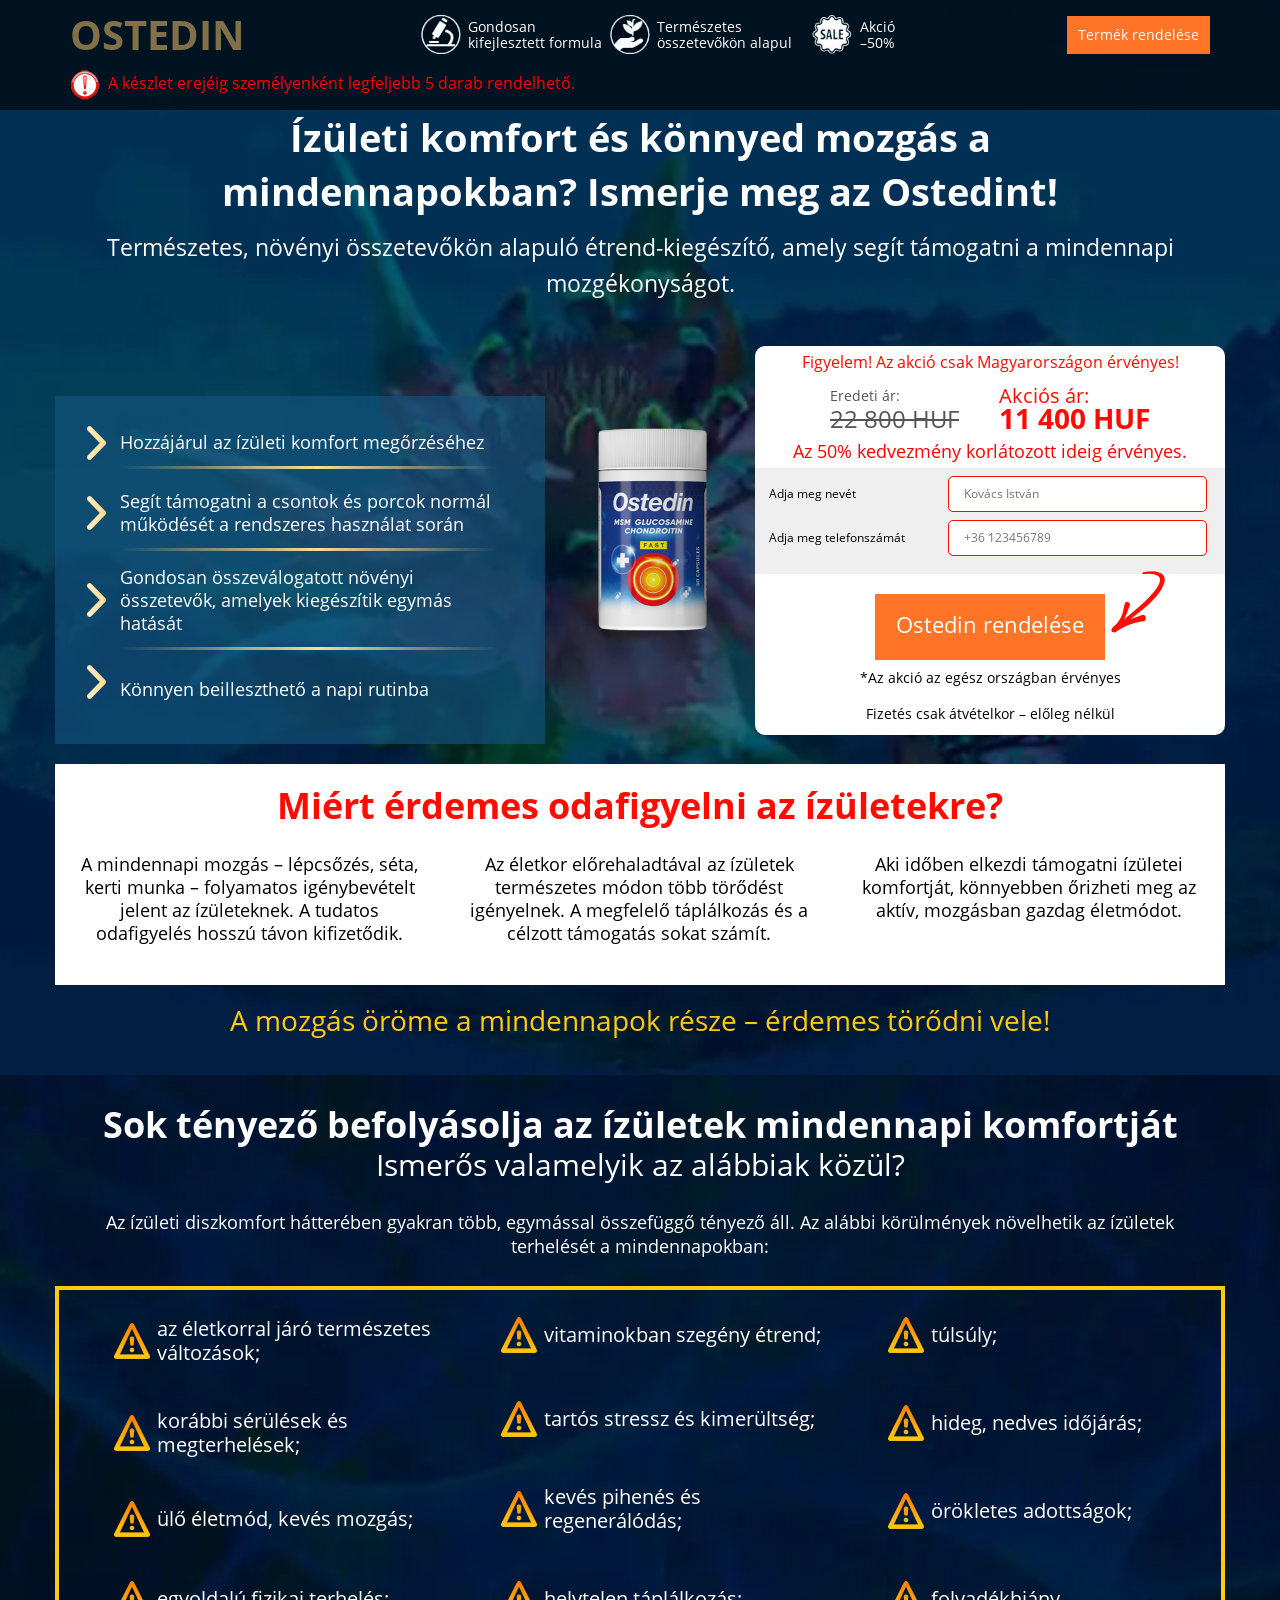
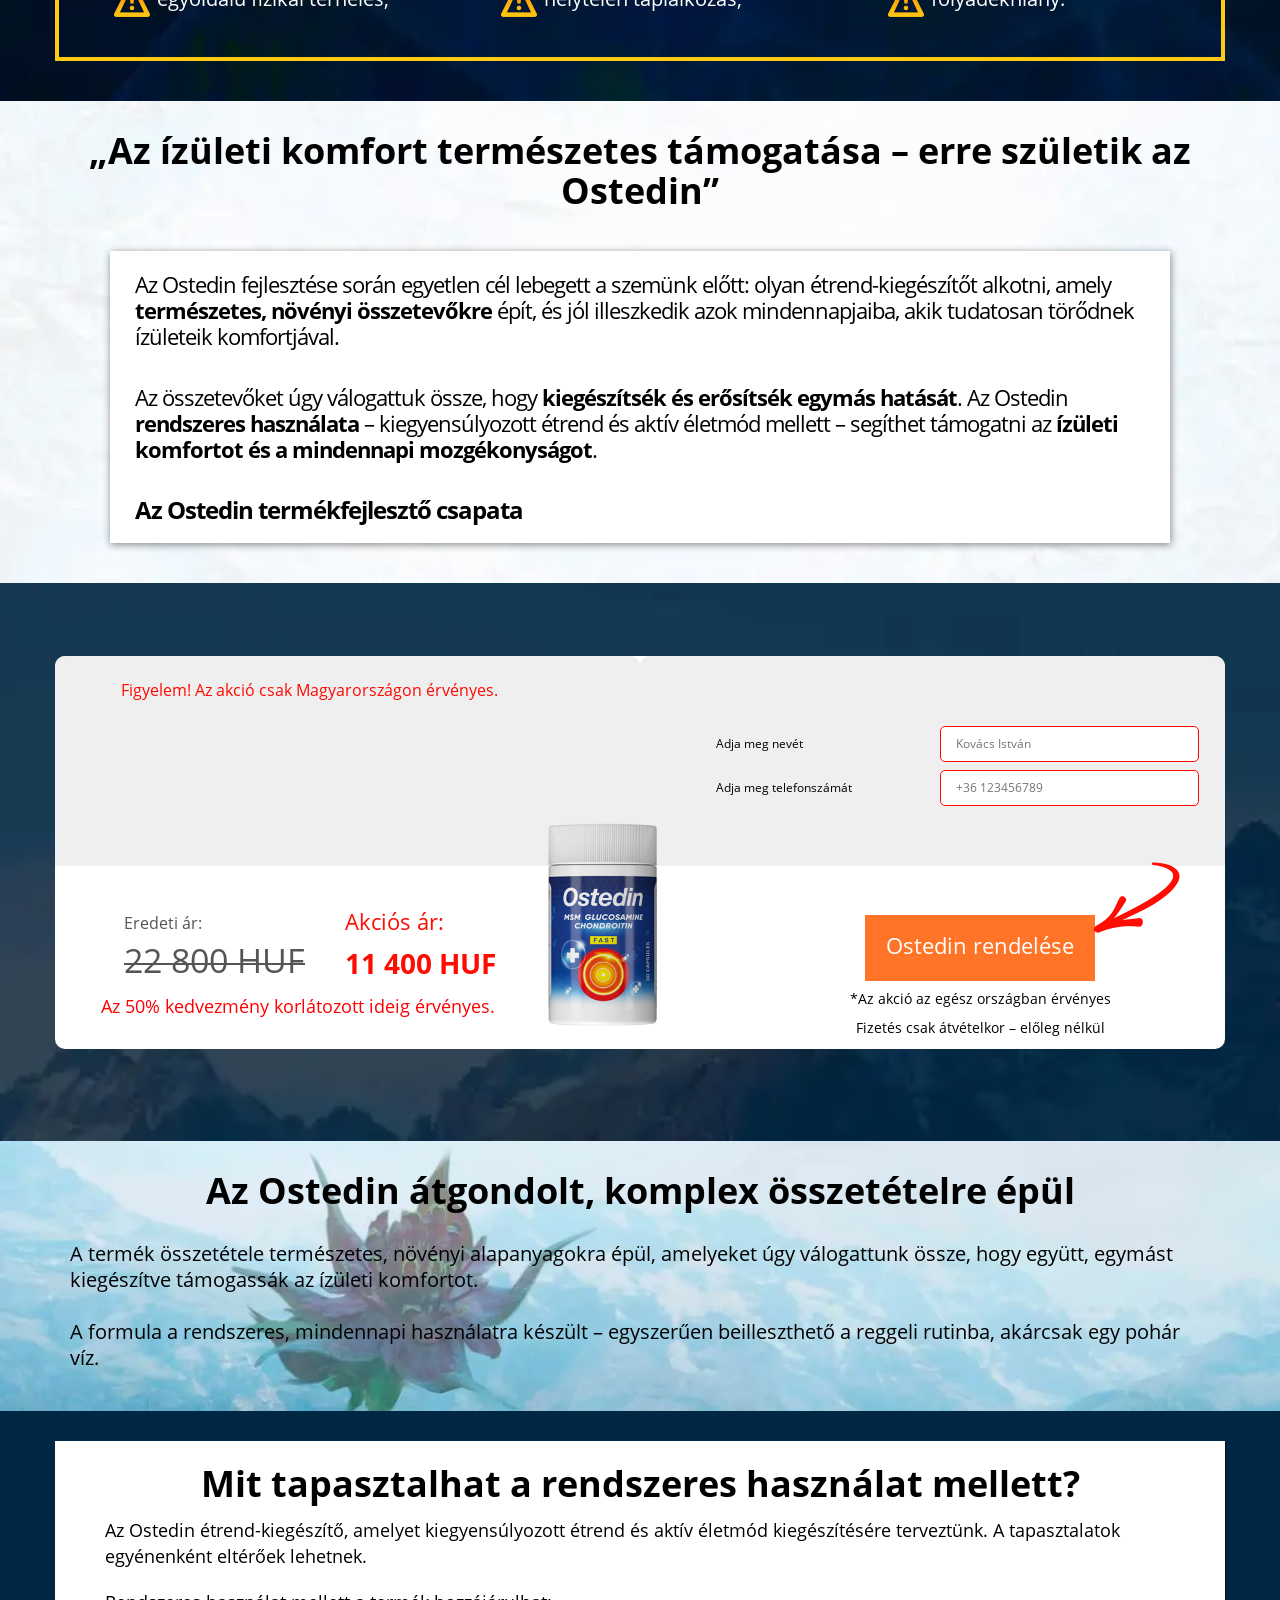
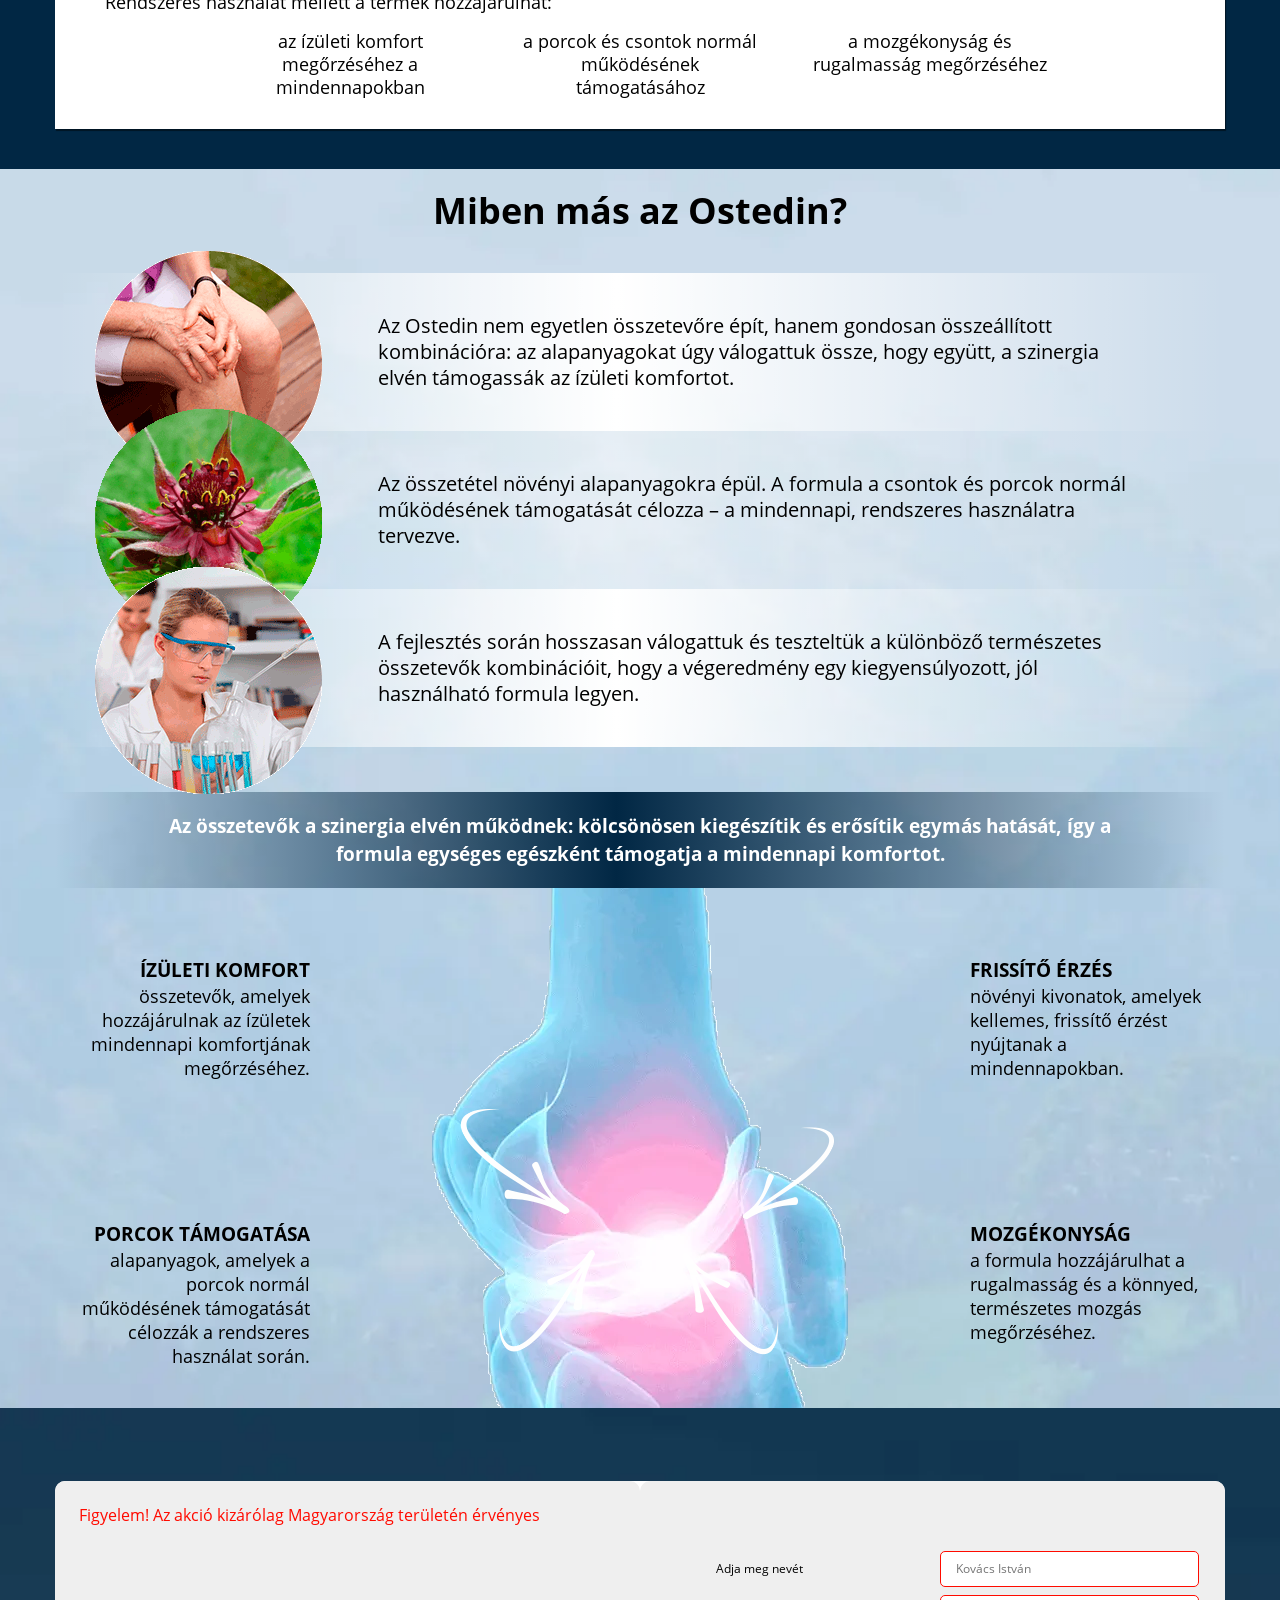
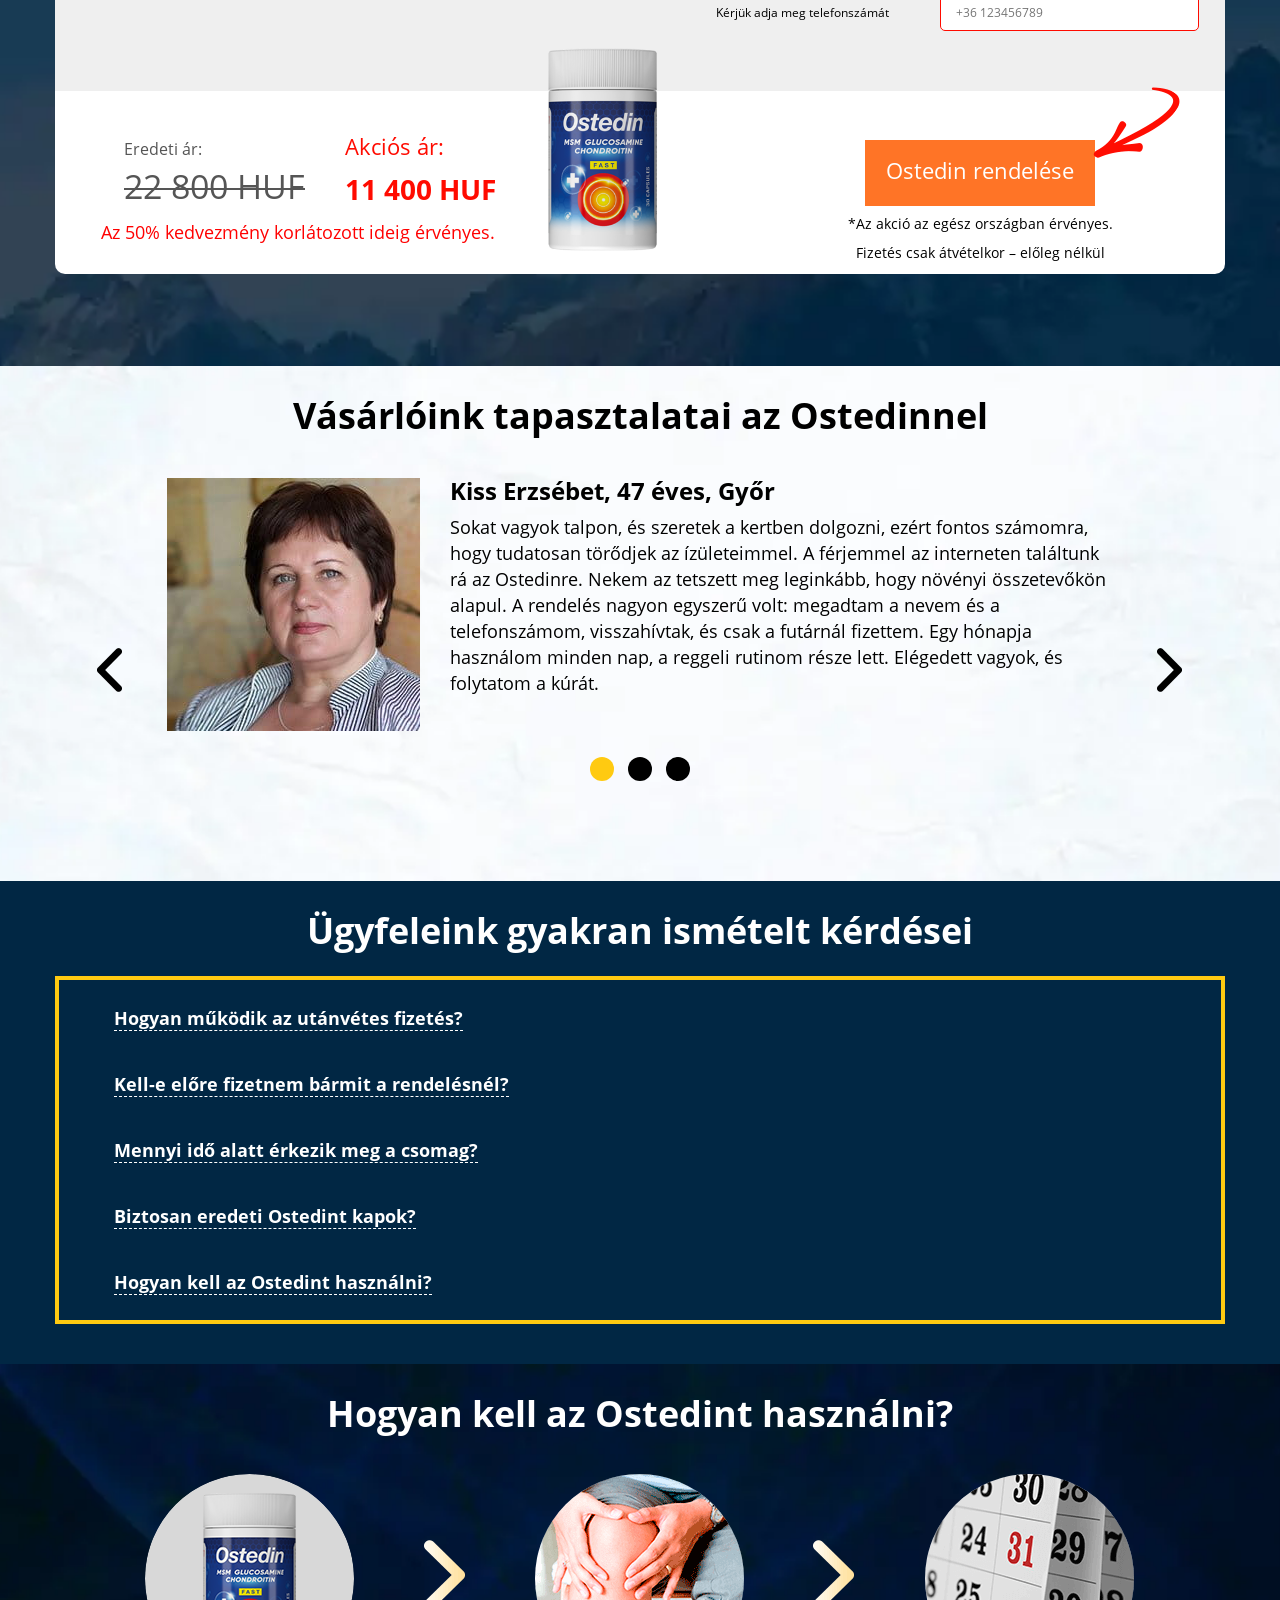
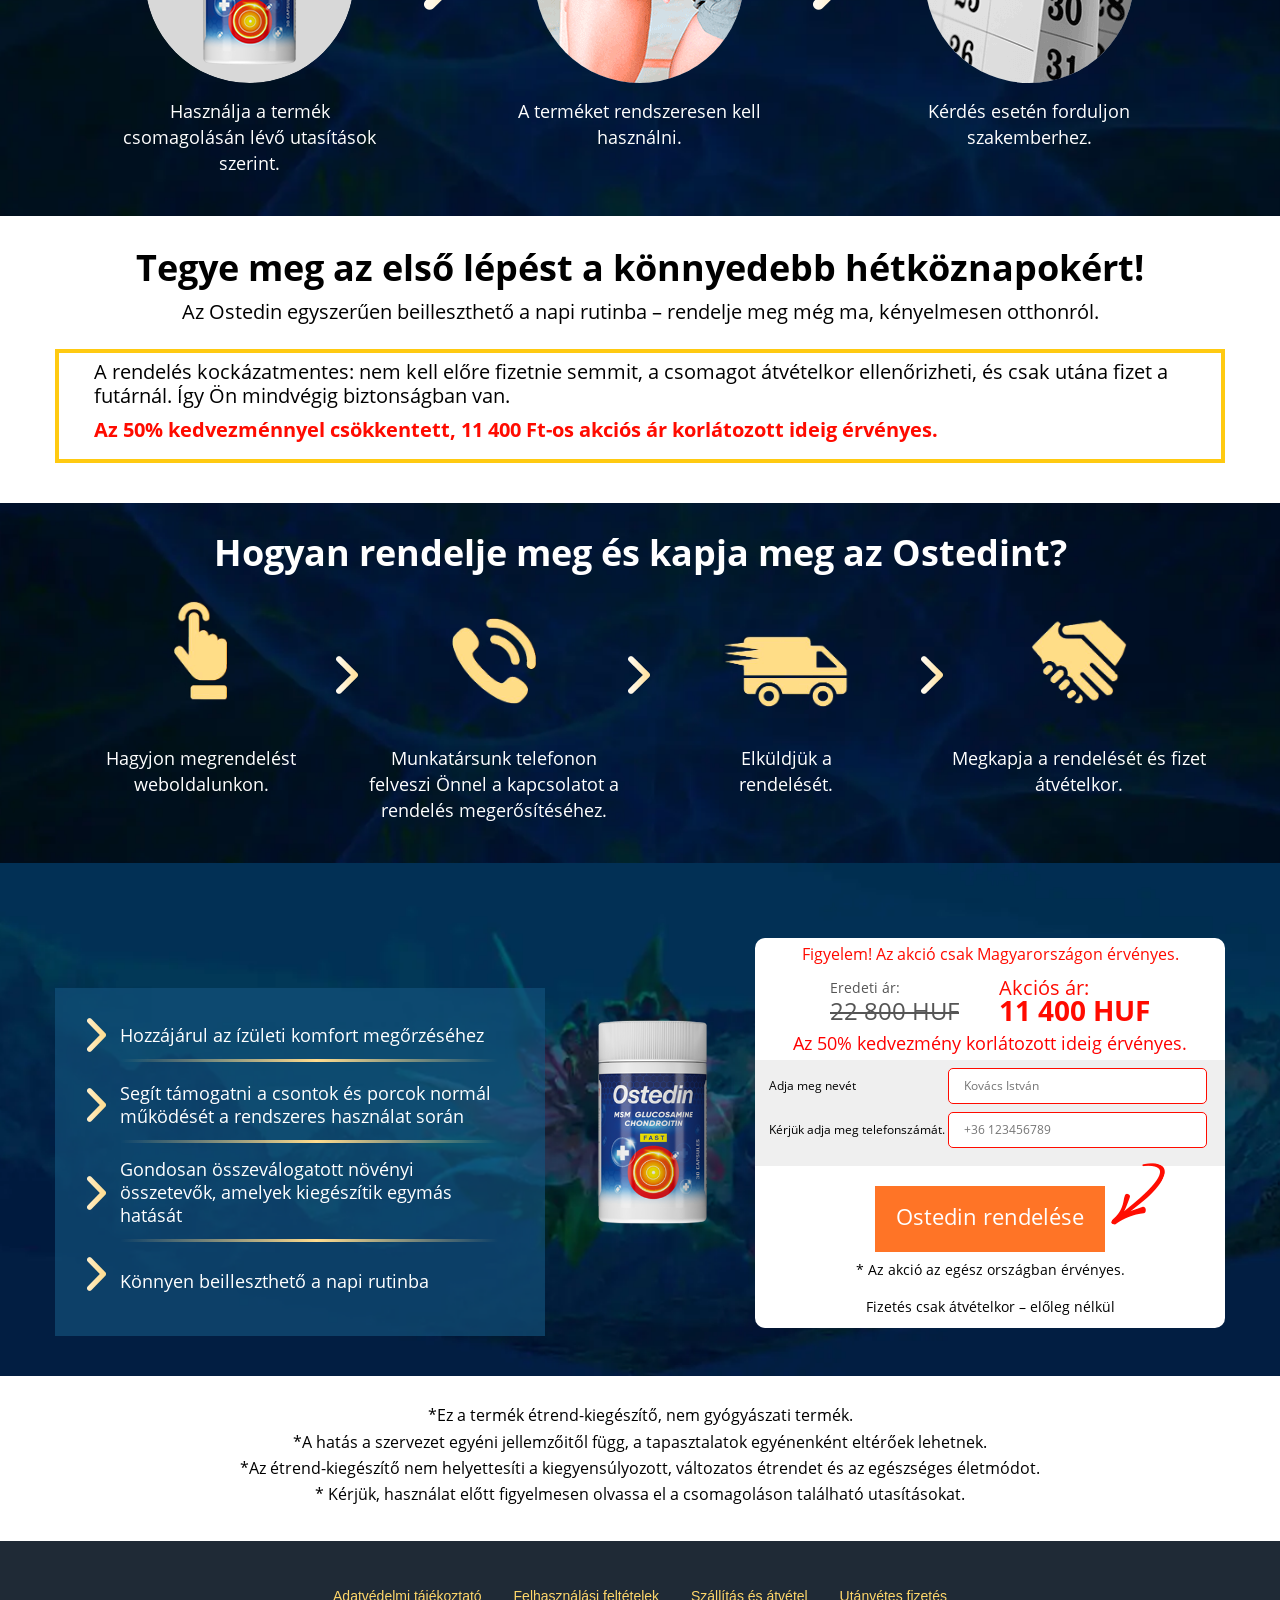
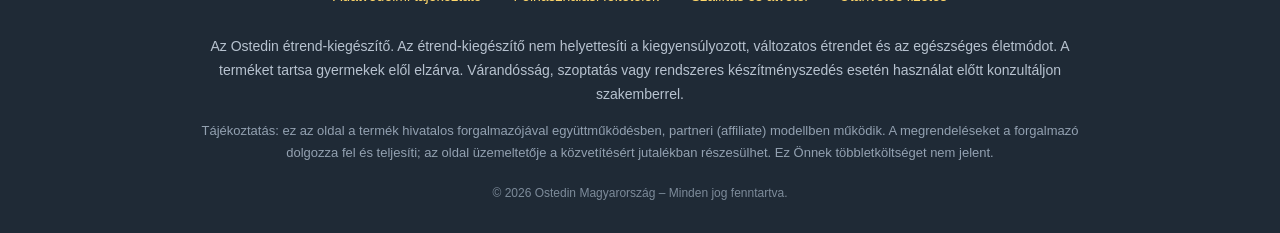
<file: index.html>
<!DOCTYPE html>
<html lang="hu-HU" dir="ltr" class="  webp webp-alpha webp-animation webp-lossless">

<head>
	<link rel="stylesheet" class="t-link-tag" href="css/t-font-face-link.css">
	<meta charset="utf-8">
	<meta content="width=device-width,initial-scale=1" name="viewport">
	<meta name="google-site-verification" content="OZ9y92gjrVGx7BCZrwjEiJqnUBSMea5Pd7iJuMbMOGk" />

	<!-- ===== SEO BASE ===== -->
	<title>Ostedin – Rendelés akciós áron 50% kedvezménnyel | Fizetés átvételkor</title>
	<meta name="description" content="Rendelje meg az Ostedint 50% kedvezménnyel: 11 400 Ft. Természetes összetevők az ízületi komfortért. Fizessen csak átvételkor, előleg nélkül. Gyors szállítás egész Magyarországon.">
	<meta name="keywords" content="ostedin, ostedin rendelés, ostedin ára, ostedin vélemények, ostedin utánvét, ízületi étrend-kiegészítő, ízületi komfort kapszula, természetes ízületvédő">
	<meta name="robots" content="index, follow">
	<link rel="canonical" href="https://ostedinactiive-hu.vercel.app/">

	<!-- ===== OPEN GRAPH ===== -->
	<meta property="og:type" content="website">
	<meta property="og:locale" content="hu_HU">
	<meta property="og:title" content="Ostedin – 50% kedvezmény, fizetés átvételkor">
	<meta property="og:description" content="Természetes összetevőkön alapuló formula az ízületi komfort támogatására. Akciós ár: 11 400 Ft. Rendeljen előleg nélkül, fizessen csak a futárnál.">
	<meta property="og:url" content="https://ostedinactiive-hu.vercel.app/">
	<meta property="og:image" content="https://ostedinactiive-hu.vercel.app/img/artraid.png">
	<meta property="og:site_name" content="Ostedin Magyarország">

	<!-- ===== PERFORMANCE ===== -->
	<link rel="preconnect" href="https://cdnjs.cloudflare.com" crossorigin>
	<link rel="dns-prefetch" href="https://cdnjs.cloudflare.com">

	<link rel="icon" href="img/favicon.png" type="image/x-icon">
	<link href="css/style.css" rel="stylesheet">
	<link rel="stylesheet" href="css/slick.css">
	<style>
		.blockRedLine3103 {
			display: none !important;
		}
	</style>

	<!-- ===== SCHEMA MARKUP (JSON-LD @graph) ===== -->
	<script type="application/ld+json">
	{
	  "@context": "https://schema.org",
	  "@graph": [
	    {
	      "@type": "Organization",
	      "@id": "https://ostedinactiive-hu.vercel.app/#organization",
	      "name": "Ostedin Magyarország",
	      "url": "https://ostedinactiive-hu.vercel.app/",
	      "logo": "https://ostedinactiive-hu.vercel.app/img/favicon.png"
	    },
	    {
	      "@type": "WebSite",
	      "@id": "https://ostedinactiive-hu.vercel.app/#website",
	      "url": "https://ostedinactiive-hu.vercel.app/",
	      "name": "Ostedin – Hivatalos rendelési oldal",
	      "inLanguage": "hu-HU",
	      "publisher": { "@id": "https://ostedinactiive-hu.vercel.app/#organization" }
	    },
	    {
	      "@type": "BreadcrumbList",
	      "@id": "https://ostedinactiive-hu.vercel.app/#breadcrumb",
	      "itemListElement": [
	        {
	          "@type": "ListItem",
	          "position": 1,
	          "name": "Főoldal",
	          "item": "https://ostedinactiive-hu.vercel.app/"
	        }
	      ]
	    },
	    {
	      "@type": "Product",
	      "@id": "https://ostedinactiive-hu.vercel.app/#product",
	      "name": "Ostedin",
	      "image": "https://ostedinactiive-hu.vercel.app/img/artraid.png",
	      "description": "Természetes, növényi összetevőkön alapuló étrend-kiegészítő az ízületi komfort és a mindennapi mozgékonyság támogatására. Utánvétes fizetés: rendeljen előleg nélkül, és fizessen csak átvételkor.",
	      "brand": { "@type": "Brand", "name": "Ostedin" },
	      "aggregateRating": {
	        "@type": "AggregateRating",
	        "ratingValue": "4.8",
	        "reviewCount": "127",
	        "bestRating": "5",
	        "worstRating": "1"
	      },
	      "review": [
	        {
	          "@type": "Review",
	          "author": { "@type": "Person", "name": "Kiss Erzsébet" },
	          "reviewRating": { "@type": "Rating", "ratingValue": "5", "bestRating": "5" },
	          "reviewBody": "Fontos volt számomra, hogy növényi összetevőkön alapul. A rendelés egyszerű volt, és csak a futárnál fizettem. A napi rutinom része lett, és elégedett vagyok."
	        },
	        {
	          "@type": "Review",
	          "author": { "@type": "Person", "name": "Nagy Péter" },
	          "reviewRating": { "@type": "Rating", "ratingValue": "5", "bestRating": "5" },
	          "reviewBody": "Gyorsan megérkezett a csomag, átvételkor fizettem. Rendszeresen használom, és jólesik a mindennapi mozgás mellett."
	        },
	        {
	          "@type": "Review",
	          "author": { "@type": "Person", "name": "Szabó Irén" },
	          "reviewRating": { "@type": "Rating", "ratingValue": "4", "bestRating": "5" },
	          "reviewBody": "A lányom segített megrendelni. Tetszett, hogy nem kellett előre fizetni semmit. A kúrát végigcsinálom, ahogy a csomagoláson szerepel."
	        }
	      ],
	      "offers": {
	        "@type": "Offer",
	        "url": "https://ostedinactiive-hu.vercel.app/",
	        "priceCurrency": "HUF",
	        "price": "11400",
	        "priceValidUntil": "2026-12-31",
	        "availability": "https://schema.org/InStock",
	        "itemCondition": "https://schema.org/NewCondition",
	        "seller": { "@id": "https://ostedinactiive-hu.vercel.app/#organization" }
	      }
	    },
	    {
	      "@type": "FAQPage",
	      "@id": "https://ostedinactiive-hu.vercel.app/#faq",
	      "mainEntity": [
	        {
	          "@type": "Question",
	          "name": "Hogyan működik az utánvétes fizetés?",
	          "acceptedAnswer": {
	            "@type": "Answer",
	            "text": "Adja meg nevét és telefonszámát az űrlapon. Munkatársunk telefonon visszahívja a rendelés megerősítéséhez. A csomagot a futár kézbesíti, és Ön csak átvételkor fizet, készpénzben. Előleget nem kell fizetnie."
	          }
	        },
	        {
	          "@type": "Question",
	          "name": "Kell-e előre fizetnem bármit a rendelésnél?",
	          "acceptedAnswer": {
	            "@type": "Answer",
	            "text": "Nem. A rendelés leadása nem jár előzetes fizetéssel. A teljes összeget csak akkor fizeti ki, amikor a csomagot átveszi a futártól. Átvétel előtt ellenőrizheti a csomagot."
	          }
	        },
	        {
	          "@type": "Question",
	          "name": "Mennyi idő alatt érkezik meg a csomag?",
	          "acceptedAnswer": {
	            "@type": "Answer",
	            "text": "A telefonos megerősítés után a csomagot néhány munkanapon belül kézbesíti a futárszolgálat, Magyarország egész területén."
	          }
	        },
	        {
	          "@type": "Question",
	          "name": "Biztosan eredeti Ostedint kapok?",
	          "acceptedAnswer": {
	            "@type": "Answer",
	            "text": "Igen. Ezen az oldalon keresztül a hivatalos forgalmazótól rendel, így garantáltan eredeti terméket kap, gyári csomagolásban. Az eredeti termék érdekében kerülje az ismeretlen forrásból származó ajánlatokat."
	          }
	        },
	        {
	          "@type": "Question",
	          "name": "Hogyan kell az Ostedint használni?",
	          "acceptedAnswer": {
	            "@type": "Answer",
	            "text": "Kövesse a csomagoláson feltüntetett használati utasítást, és használja a terméket rendszeresen. Az Ostedin étrend-kiegészítő, amely nem helyettesíti a kiegyensúlyozott étrendet. Kérdés esetén forduljon szakemberhez."
	          }
	        }
	      ]
	    }
	  ]
	}
	</script>

<script type="text/javascript" src="script_land.js" defer></script>
<script type="text/javascript">
    (function(c,l,a,r,i,t,y){
        c[a]=c[a]||function(){(c[a].q=c[a].q||[]).push(arguments)};
        t=l.createElement(r);t.async=1;t.src="https://www.clarity.ms/tag/"+i;
        y=l.getElementsByTagName(r)[0];y.parentNode.insertBefore(t,y);
    })(window, document, "clarity", "script", "xpz56laf1h");
</script>

<script defer
  data-tag="CDg9YRdBK8rWG5pkGLPzWm"
  src="https://cdn.cckdl.com/js/base.min.js">
</script>	

	<!-- Google tag (gtag.js) -->
<script async src="https://www.googletagmanager.com/gtag/js?id=AW-16851415352"></script>
<script>
  window.dataLayer = window.dataLayer || [];
  function gtag(){dataLayer.push(arguments);}
  gtag('js', new Date());

  gtag('config', 'AW-16851415352');
</script> 

</head>

<body class="timer-different ev-date">
	<div class="wrapper">
		<header>
			<div class="top-line">
				<div class="container">
					<div class="row">
						<div class="col-xs-12 col-sm-12 col-md-12 col-lg-12">
							<div class="tl-block">
								<div class="top-logo">
									Ostedin
								</div>
								<div class="top-slogan hidden-xs hidden-sm">
									<div class="top-slogan__item item01">
										<i class="demo-icon icn-microscope"></i><span class="lt0">Gondosan kifejlesztett formula</span>
									</div>
									<div class="top-slogan__item item02">
										<i class="demo-icon icn-gardening" data-style="flex-shrink: 0;"></i><span class="lt1">Természetes összetevőkön alapul
										</span>
									</div>
									<div class="top-slogan__item item03">
										<i class="demo-icon icn-sale-sticker" data-style="flex-shrink: 0;"></i><span
											class="lt2">Akció –50%</span>
									</div>
								</div>
								<div class="top-btn hidden-xs">
									<a href="/" class="btn lt7 ever-popup-btn">Termék rendelése</a>
								</div>
							</div>
						</div>
					</div>
					<p class="lt8 inL_880141">
						<img class="warn-icon" alt="Figyelmeztetés ikon" src="img/warn.png">
						&nbsp;A készlet erejéig személyenként legfeljebb 5 darab rendelhető.
					</p>
				</div>
			</div>
			<div class="header-body">
				<div class="container">
					<div class="row">
						<div class="col-xs-12 col-sm-12 col-md-12 col-lg-12">
							<h1 class="lt9">Ízületi komfort és könnyed mozgás a mindennapokban? Ismerje meg az Ostedint!</h1>
							<div class="under-header lt10">
								Természetes, növényi összetevőkön alapuló étrend-kiegészítő, amely segít támogatni a mindennapi mozgékonyságot.
							</div>
						</div>
					</div>
					<div class="row list-form">
						<div class="col-xs-12 col-sm-12 col-md-6 col-lg-6">
							<div class="list-ok">
								<ul class="list-ok-items">
									<li><img alt="Pipa ikon" src="img/arrow-right.png">
										<span class="lt11">
											Hozzájárul az ízületi komfort megőrzéséhez
										</span>
									</li>
									<li><img alt="Pipa ikon" src="img/arrow-right.png">
										<span class="lt12">
											Segít támogatni a csontok és porcok normál működését a rendszeres használat során
										</span>
									</li>
									<li><img alt="Pipa ikon" src="img/arrow-right.png">
										<span class="lt13">
											Gondosan összeválogatott növényi összetevők, amelyek kiegészítik egymás hatását
										</span>
									</li>
									<li><img alt="Pipa ikon" src="img/arrow-right.png">
										<span class="lt14">
											Könnyen beilleszthető a napi rutinba
										</span>
									</li>
								</ul>
							</div>
						</div>
						<div class="col-xs-12 col-sm-12 col-md-6 col-lg-6">
							<div class="form clearfix">
								<a href="/">
									<img alt="Ostedin csomagolás" class="pack" src="img/artraid.png">
								</a>
								<div class="order-form">
									<div class="order-form-header yellow hidden-xs lt15">
										Rendelje meg akciós áron, fizessen átvételkor
									</div>
									<form action="/land/order" class="order_form x_order_form al-form" method="POST">
										<select class="al-country" name="country" style="display:none"></select>
										<div class="conditions">
											<p class="form__header">Rendelje meg akciós áron, fizessen átvételkor</p>
											<div class="conditions-text red">
												<span class="lt16">Figyelem! Az akció csak Magyarországon érvényes!</span>
											</div>
											<div class="conditions-price">
												<div class="old-price">
													<span class="title lt21">Eredeti ár:</span>
													<span class="cost">
														<span class="price_land_s4 price_old x_price_previous al-cost-promo"></span>
													</span>
												</div>
												<div class="price red">
													<span class="title lt22">Akciós ár:</span>
													<span class="cost">
														<span class="price_land_s1 price_main x_price_current al-cost"></span>
													</span>
												</div>
											</div>
											<p class="lt23 form__lastpack">Az 50% kedvezmény korlátozott ideig érvényes.</p>
										</div>
										<div class="input-block">
											<div class="ib-name">
												<label class="lt25" for="name1">Adja meg nevét</label>
												<div style="position: relative"><input id="name1" name="name" placeholder="Kovács István" type="text"
														  required autocomplete="name"></div>
											</div>
											<div class="ib-phone">
												<label class="lt26" for="phone1">Adja meg telefonszámát</label>
												<div style="position: relative"><input id="phone1" name="phone" placeholder="+36 123456789"
														  type="tel" required
														  autocomplete="tel"></div>
											</div>
										</div>
										<div class="btn-block"><button class="send btn order-btn lt27" type="submit">Ostedin
												rendelése</button>
											<p class="order__footnote">*Az akció az egész országban érvényes
											</p>
											<img alt="" class="arrow" src="img/arrow-to-btn.png">
										</div>
										<div class="count-bay lt28">
											Fizetés csak átvételkor – előleg nélkül
										</div>
									</form>
								</div>
							</div>
						</div>
					</div>
					<div class="row pain">
						<div class="col-md-12 col-lg-12">
							<h2 class="red lt29">Miért érdemes odafigyelni az ízületekre?</h2>
						</div>
						<div class="col-xs-12 col-sm-12 col-md-4 col-lg-4">
							<div class="pain-item">
								<div class="pain-item__text lt30">
									A mindennapi mozgás – lépcsőzés, séta, kerti munka – folyamatos igénybevételt jelent az ízületeknek. A tudatos odafigyelés hosszú távon kifizetődik.
								</div>
							</div>
						</div>
						<div class="col-xs-12 col-sm-12 col-md-4 col-lg-4">
							<div class="pain-item">
								<div class="pain-item__text lt31">
									Az életkor előrehaladtával az ízületek természetes módon több törődést igényelnek. A megfelelő táplálkozás és a célzott támogatás sokat számít.
								</div>
							</div>
						</div>
						<div class="col-xs-12 col-sm-12 col-md-4 col-lg-4">
							<div class="pain-item">
								<div class="pain-item__text lt32">
									Aki időben elkezdi támogatni ízületei komfortját, könnyebben őrizheti meg az aktív, mozgásban gazdag életmódot.
								</div>
							</div>
						</div>
					</div>
					<div class="row">
						<div class="col-xs-12 col-sm-12 col-md-12 col-lg-12">
							<div class="hfooter yellow lt33">
								A mozgás öröme a mindennapok része – érdemes törődni vele!
							</div>
						</div>
					</div>
				</div>
			</div>
		</header>
		<main>
			<section class="causes">
				<div class="container">
					<div class="row">
						<div class="col-xs-12 col-sm-12 col-md-12 col-lg-12">
							<h2 class="lt34">Sok tényező befolyásolja az ízületek mindennapi komfortját</h2>
							<div class="s-under-line lt35">
								Ismerős valamelyik az alábbiak közül?
							</div>
							<p class="lt36">
								Az ízületi diszkomfort hátterében gyakran több, egymással összefüggő tényező áll. Az alábbi körülmények növelhetik az ízületek terhelését a mindennapokban:
							</p>
						</div>
					</div>
					<div class="row causes-table row-flex">
						<div class="col-xs-12 col-sm-12 col-md-4 col-lg-4">
							<div class="causes-item">
								<ul class="causes-item-list">
									<li><img alt="Figyelem ikon" src="img/warning.png" loading="lazy"><span class="lt37">az életkorral járó természetes változások;</span></li>
									<li><img alt="Figyelem ikon" src="img/warning.png" loading="lazy"><span class="lt38">korábbi sérülések és megterhelések;</span></li>
									<li><img alt="Figyelem ikon" src="img/warning.png" loading="lazy"><span class="lt39">ülő életmód, kevés mozgás;</span>
									</li>
									<li><img alt="Figyelem ikon" src="img/warning.png" loading="lazy"><span class="lt40">egyoldalú fizikai terhelés;</span>
									</li>
								</ul>
							</div>
						</div>
						<div class="col-xs-12 col-sm-12 col-md-4 col-lg-4">
							<div class="causes-item">
								<ul class="causes-item-list">
									<li><img alt="Figyelem ikon" src="img/warning.png" loading="lazy"><span class="lt41">vitaminokban szegény étrend;</span>
									</li>
									<li><img alt="Figyelem ikon" src="img/warning.png" loading="lazy"><span class="lt42">tartós stressz és kimerültség;</span>
									</li>
									<li><img alt="Figyelem ikon" src="img/warning.png" loading="lazy"><span class="lt43">kevés pihenés és regenerálódás;</span>
									</li>
									<li><img alt="Figyelem ikon" src="img/warning.png" loading="lazy"><span class="lt44">helytelen táplálkozás;</span>
									</li>
								</ul>
							</div>
						</div>
						<div class="col-xs-12 col-sm-12 col-md-4 col-lg-4">
							<div class="causes-item">
								<ul class="causes-item-list">
									<li><img alt="Figyelem ikon" src="img/warning.png" loading="lazy"><span class="lt45">túlsúly;</span>
									</li>
									<li><img alt="Figyelem ikon" src="img/warning.png" loading="lazy"><span class="lt46">hideg, nedves időjárás;</span></li>
									<li><img alt="Figyelem ikon" src="img/warning.png" loading="lazy"><span class="lt47">örökletes adottságok;</span>
									</li>
									<li><img alt="Figyelem ikon" src="img/warning.png" loading="lazy"><span class="lt48">folyadékhiány.</span>
									</li>
								</ul>
							</div>
						</div>
					</div>
				</div>
			</section>
			<section class="expert">
				<div class="container">
					<div class="row">
						<div class="col-xs-12 col-sm-12 col-md-12 col-lg-12">
							<h2 class="lt49">„Az ízületi komfort természetes támogatása – erre születik az Ostedin”
							</h2>
						</div>
					</div>
					<div class="row expert-video">
						<div class="col-xs-12 col-sm-12 col-md-12 col-lg-12">
							<div class="video-descr">
								<p class="lt50">Az Ostedin fejlesztése során egyetlen cél lebegett a szemünk előtt: olyan étrend-kiegészítőt alkotni, amely <b>természetes, növényi összetevőkre</b> épít, és jól illeszkedik azok mindennapjaiba, akik tudatosan törődnek ízületeik komfortjával.</p>
								<p class="lt51">Az összetevőket úgy válogattuk össze, hogy <b>kiegészítsék és erősítsék egymás hatását</b>. Az Ostedin <b>rendszeres használata</b> – kiegyensúlyozott étrend és aktív életmód mellett – segíthet támogatni az <b>ízületi komfortot és a mindennapi mozgékonyságot</b>.
								</p>
								<p><span class="video-avtor lt52">Az Ostedin termékfejlesztő csapata</span></p>
							</div>
						</div>
					</div>
				</div>
			</section>
			<section class="s-order-form">
				<h2 class="hidden-xs hidden-sm hidden-md hidden-lg lt53">Megrendelő űrlap</h2>
				<div class="container">
					<div class="row order-row">
						<div class="col-xs-12 col-sm-12 col-md-6 col-lg-6">
							<div class="or-line-top">
								<div class="conditions-text red">
									<p class="form__header">Rendelje meg akciós áron, fizessen átvételkor</p>
									<span class="lt16">Figyelem! Az akció csak Magyarországon érvényes.</span>
								</div>
							</div>
							<div class="or-line-bottom">
								<div class="conditions-price">
									<div class="old-price">
										<span class="title lt21">Eredeti ár:</span>
										<span class="cost">
											<span class="price_land_s4 price_old x_price_previous al-cost-promo"></span>
										</span>
									</div>
									<div class="price red">
										<span class="title lt22">Akciós ár:</span>
										<span class="cost">
											<span class="price_land_s1 price_main x_price_current al-cost"></span>
										</span>
									</div>
								</div>
								<p class="lt23 form__lastpack">Az 50% kedvezmény korlátozott ideig érvényes.</p>
							</div>
						</div>
						<a href="/">
							<img alt="Ostedin csomagolás" class="pack hidden-xs" src="img/artraid.png" loading="lazy">
						</a>
						<div class="col-xs-12 col-sm-12 col-md-6 col-lg-6">
							<form action="/land/order" class="order_form x_order_form al-form" method="POST"><select
									class="al-country" name="country" style="display:none"></select>
								<div class="or-line-top second">
									<div class="input-block">
										<div class="order-form-header hidden-xs lt15">
											Rendelje meg akciós áron, fizessen átvételkor
										</div>
										<div class="ib-name">
											<label class="lt25" for="name02">Adja meg nevét</label>
											<div style="position: relative"><input id="name02" name="name" placeholder="Kovács István" type="text"
													  required autocomplete="name"></div>
										</div>
										<div class="ib-phone">
											<label class="lt26" for="phone02">Adja meg telefonszámát</label>
											<div style="position: relative"><input id="phone02" name="phone" placeholder="+36 123456789" type="tel"
													  required
													  autocomplete="tel"></div>
										</div>
									</div>
								</div>
								<div class="or-line-bottom">
									<div class="btn-block"><button class="send btn order-btn lt27" type="submit">Ostedin
											rendelése</button>
										<p class="order__footnote">*Az akció az egész országban érvényes
										</p>
										<div class="count-bay lt28">
											Fizetés csak átvételkor – előleg nélkül
										</div><img alt="" class="arrow hidden-xs hidden-sm hidden-md" src="img/arrow-to-btn-order.png"
											loading="lazy"><img alt="" class="arrow hidden-lg" src="img/arrow-to-btn-order-md.png"
											loading="lazy">
									</div>
								</div>
							</form>
						</div>
					</div>
				</div>
			</section>
			<section class="secret">
				<div class="container">
					<div class="row">
						<div class="col-xs-12 col-sm-12 col-md-12 col-lg-12">
							<h2 class="lt68">Az Ostedin átgondolt, komplex összetételre épül</h2>
						</div>
					</div>
					<div class="row">
						<div class="col-lg-12">
							<p class="lt69">A termék összetétele természetes, növényi alapanyagokra épül, amelyeket úgy válogattunk össze, hogy együtt, egymást kiegészítve támogassák az ízületi komfortot.</p>
							<p class="lt70">A formula a rendszeres, mindennapi használatra készült – egyszerűen beilleszthető a reggeli rutinba, akárcsak egy pohár víz.
							</p>
						</div>
					</div>
				</div>
			</section>
			<section class="help">
				<div class="container">
					<div class="row help-block">
						<div class="col-xs-12 col-sm-12 col-md-12.col-lg-12">
							<h2 class="lt71">Mit tapasztalhat a rendszeres használat mellett?</h2>
							<p class="lt72">Az Ostedin étrend-kiegészítő, amelyet kiegyensúlyozott étrend és aktív életmód kiegészítésére terveztünk. A tapasztalatok egyénenként eltérőek lehetnek.</p>
							<p class="lt73">Rendszeres használat mellett a termék hozzájárulhat:</p>
						</div>
						<div class="col-xs-12 col-sm-12 coll-md-12 col-lg-12">
							<div class="percent-block">
								<div class="help-item">
									<div class="help-item__text lt74">
										az ízületi komfort megőrzéséhez a mindennapokban
									</div>
								</div>
								<div class="help-item">
									<div class="help-item__text lt75">
										a porcok és csontok normál működésének támogatásához
									</div>
								</div>
								<div class="help-item">
									<div class="help-item__text lt76">
										a mozgékonyság és rugalmasság megőrzéséhez
									</div>
								</div>
							</div>
						</div>
					</div>
				</div>
			</section>
			<section class="distinction">
				<div class="container">
					<div class="row">
						<div class="col-xs-12 col-sm-12 col-md-12 col-lg-12">
							<h2 class="lt77">Miben más az Ostedin?</h2>
						</div>
					</div>
					<div class="row distinction-row distinction--1">
						<div class="col-xs-12 col-sm-3 col-md-3 col-lg-3">
							<div class="distinction-img distinction-img--1">
								<a href="/">
									<img alt="Ostedin előny – természetes megközelítés" src="img/distinction01.png" loading="lazy">
								</a>
							</div>
						</div>
						<div class="col-xs-12 col-sm-9 col-md-9 col-lg-9">
							<div class="distinction-text lt78">
								Az Ostedin nem egyetlen összetevőre épít, hanem gondosan összeállított kombinációra: az alapanyagokat úgy válogattuk össze, hogy együtt, a szinergia elvén támogassák az ízületi komfortot.
							</div>
						</div>
					</div>
					<div class="row distinction-row distinction--2">
						<div class="col-xs-12 col-sm-3 col-md-3 col-lg-3">
							<div class="distinction-img distinction-img--2">
								<a href="/">
									<img alt="Ostedin előny – növényi összetevők" src="img/distinction02.png" loading="lazy">
								</a>
							</div>
						</div>
						<div class="col-xs-12 col-sm-9 col-md-9 col-lg-9">
							<div class="distinction-text lt79">
								Az összetétel növényi alapanyagokra épül. A formula a csontok és porcok normál működésének támogatását célozza – a mindennapi, rendszeres használatra tervezve.
							</div>
						</div>
					</div>
					<div class="row distinction-row distinction--3">
						<div class="col-xs-12 col-sm-3 col-md-3 col-lg-3">
							<div class="distinction-img distinction-img--3">
								<a href="/">
									<img alt="Ostedin előny – gondos fejlesztés" src="img/distinction03.png" loading="lazy">
								</a>
							</div>
						</div>
						<div class="col-xs-12 col-sm-9 col-md-9 col-lg-9">
							<div class="distinction-text lt80">
								A fejlesztés során hosszasan válogattuk és teszteltük a különböző természetes összetevők kombinációit, hogy a végeredmény egy kiegyensúlyozott, jól használható formula legyen.
							</div>
						</div>
					</div>
					<div class="row distinction-combination">
						<div class="col-xs-12 col-sm-12 col-md-12 col-lg-12">
							<div class="dc-text lt81">
								Az összetevők a szinergia elvén működnek: kölcsönösen kiegészítik és erősítik egymás hatását, így a formula egységes egészként támogatja a mindennapi komfortot.
							</div>
						</div>
					</div>
					<div class="composition">
						<div class="row line1">
							<div class="col-xs-12 col-sm-12 col-md-6 col-lg-5">
								<div class="composition-item left">
									<img alt="" class="arrow hidden-xs hidden-sm" src="img/arrow-bottom-right.png" loading="lazy">
									<div class="composition-item__text">
										<div class="ci-header lt82">
											ÍZÜLETI KOMFORT
										</div>
										<div class="ci-body lt83">
											összetevők, amelyek hozzájárulnak az ízületek mindennapi komfortjának megőrzéséhez.
										</div>
									</div>
								</div>
							</div>
							<div
								class="col-xs-0ffset-0 col-xs-12 col-sm-offset-0 col-sm-12 col-md-offset-0 col-md-6 col-lg-offset-2 col-lg-5">
								<div class="composition-item right">
									<img alt="" class="arrow hidden-xs hidden-sm" src="img/arrow-bottom-left.png" loading="lazy">
									<div class="composition-item__text">
										<div class="ci-header lt84">
											FRISSÍTŐ ÉRZÉS<br>
										</div>
										<div class="ci-body lt85">
											növényi kivonatok, amelyek kellemes, frissítő érzést nyújtanak a mindennapokban.
										</div>
									</div>
								</div>
							</div>
						</div>
						<div class="row line2">
							<div class="col-xs-12 col-sm-12 col-md-6 col-lg-5">
								<div class="composition-item left">
									<img alt="" class="arrow hidden-xs hidden-sm" src="img/arrow-top-right.png" loading="lazy">
									<div class="composition-item__text">
										<div class="ci-header lt86">
											PORCOK TÁMOGATÁSA
										</div>
										<div class="ci-body lt87">
											alapanyagok, amelyek a porcok normál működésének támogatását célozzák a rendszeres használat során.
										</div>
									</div>
								</div>
							</div>
							<div
								class="col-xs-0ffset-0 col-xs-12 col-sm-offset-0 col-sm-12 col-md-offset-0 col-md-6 col-lg-offset-2 col-lg-5">
								<div class="composition-item right">
									<img alt="" class="arrow hidden-xs hidden-sm" src="img/arrow-top-left.png" loading="lazy">
									<div class="composition-item__text">
										<div class="ci-header lt88">
											MOZGÉKONYSÁG
										</div>
										<div class="ci-body lt89">
											a formula hozzájárulhat a rugalmasság és a könnyed, természetes mozgás megőrzéséhez.
										</div>
									</div>
								</div>
							</div>
						</div>
					</div>
				</div>
			</section>
			<section class="s-order-form">
				<h2 class="hidden-xs hidden-sm hidden-md hidden-lg lt90">Megrendelő űrlap</h2>
				<div class="container">
					<div class="row order-row">
						<div class="col-xs-12 col-sm-12 col-md-6 col-lg-6">
							<div class="or-line-top">
								<div class="conditions-text red">
									<p class="form__header">Rendelje meg akciós áron, fizessen átvételkor</p>
									<span class="lt16">Figyelem! Az akció kizárólag Magyarország területén érvényes</span>
								</div>
							</div>
							<div class="or-line-bottom">
								<div class="conditions-price">
									<div class="old-price">
										<span class="title lt21"> Eredeti ár:</span>
										<span class="cost">
											<span class="price_land_s4 price_old x_price_previous al-cost-promo"></span>
										</span>
									</div>
									<div class="price red">
										<span class="title lt22">Akciós ár:</span>
										<span class="cost">
											<span class="price_land_s1 price_main x_price_current al-cost"></span>
										</span>
									</div>
								</div>
								<p class="lt23 form__lastpack">Az 50% kedvezmény korlátozott ideig érvényes.</p>
							</div>
						</div>
						<a href="/">
							<img alt="Ostedin csomagolás" class="pack hidden-xs" src="img/artraid.png" loading="lazy">
						</a>
						<div class="col-xs-12 col-sm-12 col-md-6 col-lg-6">
							<form action="/land/order" class="order_form x_order_form al-form" method="POST"><select
									class="al-country" name="country" style="display:none"></select>
								<div class="or-line-top second">
									<div class="input-block">
										<div class="order-form-header hidden-xs lt15">
											Rendelje meg akciós áron, fizessen átvételkor
										</div>
										<div class="ib-name">
											<label for="name2" class="lt25">Adja meg nevét</label>
											<div style="position: relative"><input id="name2" name="name" placeholder="Kovács István" type="text"
													  required autocomplete="name"></div>
										</div>
										<div class="ib-phone">
											<label for="phone2" class="lt26">Kérjük adja meg telefonszámát</label>
											<div style="position: relative"><input id="phone2" name="phone" placeholder="+36 123456789" type="tel"
													  required
													  autocomplete="tel"></div>
										</div>
									</div>
								</div>
								<div class="or-line-bottom">
									<div class="btn-block"><button class="send btn order-btn lt27" type="submit">Ostedin
											rendelése</button>
										<p class="order__footnote">*Az akció az egész országban érvényes.
										</p>
										<div class="count-bay lt28">
											Fizetés csak átvételkor – előleg nélkül
										</div><img alt="" class="arrow hidden-xs hidden-sm hidden-md" src="img/arrow-to-btn-order.png"
											loading="lazy"><img alt="" class="arrow hidden-lg" src="img/arrow-to-btn-order-md.png"
											loading="lazy">
									</div>
								</div>
							</form>
						</div>
					</div>
				</div>
			</section>
			<section class="reviews">
				<div class="container">
					<div class="row">
						<div class="col-xs-12 col-sm-12 col-md-12 col-lg-12">
							<h2 class="lt105">Vásárlóink tapasztalatai az Ostedinnel</h2>
						</div>
					</div>
				</div>
				<div class="text-reviews">
					<div class="container">
						<div class="row">
							<div
								class="col-xs-offset-0 col-xs-12 col-sm-offset-0 col-sm-12 col-md-offset-1 col-md-10 col-lg-offset-1 col-lg-10">
								<div class="text-reviews__items owl-carousel owl-loaded owl-drag">



									<div class="owl-stage-outer">
										<div class="owl-stage js-carousel">
											<div class="owl-item">
												<div class="tr-item">
													<div class="tr-item__img">
														<picture>
															<img alt="Kiss Erzsébet vásárlói vélemény" src="img/r1.jpg">
														</picture>
													</div>
													<div class="tr-item__text">
														<div class="tr-header lt106">
															Kiss Erzsébet, 47 éves, Győr
														</div>
														<div class="tr-body lt107">
															Sokat vagyok talpon, és szeretek a kertben dolgozni, ezért fontos számomra, hogy tudatosan törődjek az ízületeimmel. A férjemmel az interneten találtunk rá az Ostedinre. Nekem az tetszett meg leginkább, hogy növényi összetevőkön alapul. A rendelés nagyon egyszerű volt: megadtam a nevem és a telefonszámom, visszahívtak, és csak a futárnál fizettem. Egy hónapja használom minden nap, a reggeli rutinom része lett. Elégedett vagyok, és folytatom a kúrát.
														</div>
													</div>
												</div>
											</div>
											<div class="owl-item">
												<div class="tr-item">
													<div class="tr-item__img">
														<picture>
															<img alt="Nagy Péter vásárlói vélemény" src="img/r2.jpg">
														</picture>
													</div>
													<div class="tr-item__text">
														<div class="tr-header lt108">
															Nagy Péter, 52 éves, Budapest
														</div>
														<div class="tr-body lt109">
															Fizikai munkát végzek, így az ízületeim nap mint nap dolgoznak. Régóta kerestem egy természetes alapú étrend-kiegészítőt, amit hosszú távon, nyugodt szívvel használhatok. Az Ostedin oldalán mindent átolvastam, és meggyőzött, hogy nem kellett előre fizetnem semmit – a csomagot átvételkor, készpénzben fizettem ki a futárnál. Gyorsan meg is érkezett. Két hete használom rendszeresen, és jó érzés, hogy teszek magamért. Ajánlom mindenkinek, aki tudatosan gondolkodik.
														</div>
													</div>
												</div>
											</div>
											<div class="owl-item">
												<div class="tr-item">
													<div class="tr-item__img">
														<picture>
															<img alt="Szabó Irén vásárlói vélemény" src="img/r3.jpg">
														</picture>
													</div>
													<div class="tr-item__text">
														<div class="tr-header lt110">
															Szabó Irén, 50 éves, Pécs
														</div>
														<div class="tr-body lt111">
															A lányom talált rá az Ostedinre az interneten, és együtt néztük át az oldalt. Nekem az volt a legfontosabb, hogy ne kelljen előre fizetni – így biztonságban éreztem magam a rendelésnél. A csomag pár nap alatt megérkezett, minden rendben volt vele. A csomagoláson lévő utasítás szerint használom, minden nap, kihagyás nélkül. Jólesik, hogy odafigyelek magamra, és a kúrát végig fogom csinálni. A rendelést bátran ajánlom másoknak is.
														</div>
													</div>
												</div>
											</div>
										</div>
									</div>
									<div class="owl-nav">
										<div class="owl-prev"></div>
										<div class="owl-next"></div>
									</div>
								</div>
							</div>
						</div>
					</div>
				</div>
			</section>
			<section class="faq">
				<div class="container">
					<div class="row">
						<div class="col-xs-12 col-sm-12 col-md-12 col-lg-12">
							<h2 class="lt112">Ügyfeleink gyakran ismételt kérdései</h2>
						</div>
					</div>
					<div class="row block-faq">
						<div class="col-xs-12 col-sm-12 col-md-12 col-lg-12">
							<ul class="faq-list js-faq">
								<li>
									<div class="question">
										<span class="lt113">Hogyan működik az utánvétes fizetés?</span>
									</div>
									<div class="answer">
										Adja meg nevét és telefonszámát az űrlapon. Munkatársunk telefonon visszahívja a rendelés megerősítéséhez. A csomagot a futár kézbesíti, és Ön csak átvételkor fizet, készpénzben. Előleget nem kell fizetnie.
									</div>
								</li>
								<li>
									<div class="question">
										<span class="lt115">Kell-e előre fizetnem bármit a rendelésnél?</span>
									</div>
									<div class="answer">
										Nem. A rendelés leadása nem jár előzetes fizetéssel. A teljes összeget csak akkor fizeti ki, amikor a csomagot átveszi a futártól. Átvétel előtt ellenőrizheti a csomagot.
									</div>
								</li>
								<li>
									<div class="question">
										<span class="lt117">Mennyi idő alatt érkezik meg a csomag?</span>
									</div>
									<div class="answer">
										A telefonos megerősítés után a csomagot néhány munkanapon belül kézbesíti a futárszolgálat, Magyarország egész területén.
									</div>
								</li>
								<li>
									<div class="question">
										<span class="lt119">Biztosan eredeti Ostedint kapok?</span>
									</div>
									<div class="answer">
										Igen. Ezen az oldalon keresztül a hivatalos forgalmazótól rendel, így garantáltan eredeti terméket kap, gyári csomagolásban. Az eredeti termék érdekében kerülje az ismeretlen forrásból származó ajánlatokat.
									</div>
								</li>
								<li>
									<div class="question">
										<span class="lt121">Hogyan kell az Ostedint használni?</span>
									</div>
									<div class="answer">
										Kövesse a csomagoláson feltüntetett használati utasítást, és használja a terméket rendszeresen. Az Ostedin étrend-kiegészítő, amely nem helyettesíti a kiegyensúlyozott étrendet. Kérdés esetén forduljon szakemberhez.
									</div>
								</li>
							</ul>
						</div>
					</div>
				</div>
			</section>
			<section class="how">
				<div class="container">
					<div class="row">
						<div class="col-xs-12 col-sm-12 col-md-12 col-lg-12">
							<h2 class="lt129">Hogyan kell az Ostedint használni?</h2>
						</div>
					</div>
					<div class="row">
						<div class="col-xs-12 col-sm-12 col-md-4 col-lg-4">
							<div class="how-item">
								<div class="how-img">
									<a href="/">
										<img alt="Használati utasítás lépés" src="img/how-01.png" loading="lazy">
									</a>
								</div>
								<div class="how-text lt130">
									Használja a termék csomagolásán lévő utasítások szerint.
								</div><img alt="" class="how-arrow" src="img/how-arrow.png" loading="lazy">
							</div>
						</div>
						<div class="col-xs-12 col-sm-12 col-md-4 col-lg-4">
							<div class="how-item">
								<div class="how-img">
									<a href="/">
										<img alt="Rendszeres használat lépés" src="img/how-02.png" loading="lazy">
									</a>
								</div>
								<div class="how-text lt131">
									A terméket rendszeresen kell használni.
								</div><img alt="" class="how-arrow" src="img/how-arrow.png" loading="lazy">
							</div>
						</div>
						<div class="col-xs-12 col-sm-12 col-md-4 col-lg-4">
							<div class="how-item last">
								<div class="how-img">
									<a href="/">
										<img alt="Szakemberrel konzultáció lépés" src="img/how-03.png" loading="lazy">
									</a>
								</div>
								<div class="how-text lt132">
									Kérdés esetén forduljon szakemberhez.
								</div>
							</div>
						</div>
					</div>
				</div>
			</section>
			<section class="warning">
				<div class="container">
					<div class="row">
						<div class="col-xs-12 col-sm-12 col-md-12 col-lg-12">
							<h2 class="lt9">Tegye meg az első lépést a könnyedebb hétköznapokért!
							</h2>
							<p class="lt139">Az Ostedin egyszerűen beilleszthető a napi rutinba – rendelje meg még ma, kényelmesen otthonról.</p>
						</div>
					</div>
					<div class="row warning-border">
						<div class="col-xs-12 col-sm-12 col-md-12 col-lg-12">
							<p class="lt140">A rendelés kockázatmentes: nem kell előre fizetnie semmit, a csomagot átvételkor ellenőrizheti, és csak utána fizet a futárnál. Így Ön mindvégig biztonságban van.</p>
							<p class="red lt141">Az 50% kedvezménnyel csökkentett, 11 400 Ft-os akciós ár korlátozott ideig érvényes.</p>
						</div>
					</div>
				</div>
			</section>
			<section class="delivery">
				<div class="container">
					<div class="row">
						<div class="col-xs-12 col-sm-12 col-md-12 col-lg-12">
							<h2 class="lt142"> Hogyan rendelje meg és kapja meg az Ostedint?</h2>
						</div>
					</div>
					<div class="row">
						<div class="col-xs-12 col-sm-6 col-md-3 col-lg-3">
							<div class="delivery-item first">
								<div class="delivery-img">
									<i class="demo-icon icn-hand"></i>
								</div>
								<div class="delivery-text lt143">
									Hagyjon megrendelést weboldalunkon.
								</div><img alt="" class="delivery-arrow" src="img/how-arrow.png" loading="lazy">
							</div>
						</div>
						<div class="col-xs-12 col-sm-6 col-md-3 col-lg-3">
							<div class="delivery-item second">
								<div class="delivery-img">
									<i class="demo-icon icn-phone-call"></i>
								</div>
								<div class="delivery-text lt144">
									Munkatársunk telefonon felveszi Önnel a kapcsolatot a rendelés megerősítéséhez.
								</div><img alt="" class="delivery-arrow" src="img/how-arrow.png" loading="lazy">
							</div>
						</div>
						<div class="col-xs-12 col-sm-push-6 col-sm-6 col-md-push-0 col-md-3 col-lg-push-0 col-lg-3">
							<div class="delivery-item third">
								<div class="delivery-img">
									<i class="demo-icon icn-logistics-delivery-truck-in-movement"></i>
								</div>
								<div class="delivery-text lt145">
									Elküldjük a rendelését.
								</div><img alt="" class="delivery-arrow" src="img/how-arrow.png" loading="lazy">
							</div>
						</div>
						<div class="col-xs-12 col-sm-pull-6 col-sm-6 col-md-pull-0 col-md-3 col-lg-pull-0 col-lg-3">
							<div class="delivery-item fourth">
								<div class="delivery-img">
									<i class="demo-icon icn-shake-hands"></i>
								</div>
								<div class="delivery-text lt146">
									Megkapja a rendelését és fizet átvételkor.
								</div>
							</div>
						</div>
					</div>
				</div>
			</section>
			<section class="bottom-form">
				<h2 class="hidden-xs hidden-sm hidden-md hidden-lg lt147">Az oldal alján lévő megrendelő</h2>
				<div class="container">
					<div class="row list-form">
						<div class="col-xs-12 col-sm-12 col-md-6 col-lg-6 hidden-xs hidden-sm">
							<div class="list-ok">
								<ul class="list-ok-items">
									<li><img alt="Pipa ikon" src="img/arrow-right.png" loading="lazy"><span class="lt148">Hozzájárul az ízületi komfort megőrzéséhez</span></li>
									<li><img alt="Pipa ikon" src="img/arrow-right.png" loading="lazy"><span class="lt149">Segít támogatni a csontok és porcok normál működését a rendszeres használat során</span></li>
									<li><img alt="Pipa ikon" src="img/arrow-right.png" loading="lazy"><span class="lt150">Gondosan összeválogatott növényi összetevők, amelyek kiegészítik egymás hatását</span>
									</li>
									<li><img alt="Pipa ikon" src="img/arrow-right.png" loading="lazy"><span class="lt151">Könnyen beilleszthető a napi rutinba
										</span></li>
								</ul>
							</div>
						</div>
						<div class="col-xs-12 col-sm-12 col-md-6 col-lg-6">
							<div class="form bottom clearfix">
								<a href="/">
									<img alt="Ostedin csomagolás" class="pack" src="img/artraid.png" loading="lazy">
								</a>
								<div class="order-form">
									<div class="order-form-header yellow hidden-xs lt15">
										Rendelje meg akciós áron, fizessen átvételkor
									</div>
									<form id="order" action="/land/order" class="order_form x_order_form al-form" method="POST"><select
											class="al-country" name="country" style="display:none"></select>
										<div class="conditions">
											<div class="conditions-text red">
												<p class="form__header">Rendelje meg akciós áron, fizessen átvételkor</p>
												<span class="lt16">Figyelem! Az akció csak Magyarországon érvényes.</span>
											</div>
											<div class="conditions-price">
												<div class="old-price">
													<span class="title lt21"> Eredeti ár:</span>
													<span class="cost">
														<span class="price_land_s4 price_old x_price_previous al-cost-promo"></span>
													</span>
												</div>
												<div class="price red">
													<span class="title lt22">Akciós ár:</span>
													<span class="cost">
														<span class="price_land_s1 price_main x_price_current al-cost"></span>
													</span>
												</div>
											</div>
											<p class="lt23 form__lastpack">Az 50% kedvezmény korlátozott ideig érvényes.</p>
										</div>
										<div class="input-block">
											<div class="ib-name">
												<label class="lt25" for="name04">Adja meg nevét</label><div style="position: relative"><input
													id="name04" name="name"
													placeholder="Kovács István" type="text" required
													autocomplete="name"></div>
											</div>
											<div class="ib-phone">
												<label class="lt26" for="phone04">Kérjük adja meg telefonszámát.</label><div style="position: relative"><input
													id="phone04" name="phone" placeholder="+36 123456789" type="tel"
													required autocomplete="tel"></div>
											</div>
										</div>
										<div class="btn-block"><button class="send btn order-btn lt27" type="submit">Ostedin
												rendelése</button>
											<p class="order__footnote">* Az akció az egész országban érvényes.
											</p>
											<img alt="" class="arrow" src="img/arrow-to-btn.png" loading="lazy">
										</div>
										<div class="count-bay lt28">
											Fizetés csak átvételkor – előleg nélkül
										</div>
									</form>
								</div>
							</div>
						</div>
					</div>
				</div>
			</section>
			<div class="before-footer">
				<div class="container">
					<p class="notes">
						*Ez a termék étrend-kiegészítő, nem gyógyászati termék.
					</p>
					<p class="notes">
						*A hatás a szervezet egyéni jellemzőitől függ, a tapasztalatok egyénenként eltérőek lehetnek.
					</p>
					<p class="notes">
						*Az étrend-kiegészítő nem helyettesíti a kiegyensúlyozott, változatos étrendet és az egészséges életmódot.
					</p>
					<p class="notes">* Kérjük, használat előtt figyelmesen olvassa el a csomagoláson található utasításokat.</p>
				</div>
			</div>
		</main>

		<!-- ===== RODAPÉ E-E-A-T (CSS ISOLADO) ===== -->
		<footer class="ostedin-eeat-footer">
			<style>
				.ostedin-eeat-footer {
					background: #1f2a36 !important;
					color: #cfd8e3 !important;
					padding: 40px 20px 30px !important;
					font-family: Arial, Helvetica, sans-serif !important;
					font-size: 14px !important;
					line-height: 1.7 !important;
					text-align: center !important;
					margin: 0 !important;
					width: 100% !important;
					box-sizing: border-box !important;
				}
				.ostedin-eeat-footer .oef-inner {
					max-width: 900px !important;
					margin: 0 auto !important;
				}
				.ostedin-eeat-footer .oef-links {
					margin: 0 0 22px 0 !important;
					padding: 0 !important;
				}
				.ostedin-eeat-footer .oef-links a {
					color: #ffd76a !important;
					text-decoration: none !important;
					margin: 0 14px !important;
					display: inline-block !important;
					padding: 4px 0 !important;
				}
				.ostedin-eeat-footer .oef-links a:hover {
					text-decoration: underline !important;
				}
				.ostedin-eeat-footer .oef-disclaimer {
					margin: 0 0 14px 0 !important;
					color: #b7c2cf !important;
				}
				.ostedin-eeat-footer .oef-affiliate {
					margin: 0 0 18px 0 !important;
					color: #93a1b1 !important;
					font-size: 13px !important;
				}
				.ostedin-eeat-footer .oef-copy {
					color: #7d8b9a !important;
					font-size: 12px !important;
					margin: 0 !important;
				}
				@media (max-width: 600px) {
					.ostedin-eeat-footer .oef-links a {
						display: block !important;
						margin: 6px 0 !important;
					}
				}
			</style>
			<div class="oef-inner">
				<nav class="oef-links">
					<a href="adatvedelem.html">Adatvédelmi tájékoztató</a>
					<a href="felhasznalasi-feltetelek.html">Felhasználási feltételek</a>
					<a href="szallitas.html">Szállítás és átvétel</a>
					<a href="utanvet.html">Utánvétes fizetés</a>
				</nav>
				<p class="oef-disclaimer">
					Az Ostedin étrend-kiegészítő. Az étrend-kiegészítő nem helyettesíti a kiegyensúlyozott, változatos étrendet és az egészséges életmódot. A terméket tartsa gyermekek elől elzárva. Várandósság, szoptatás vagy rendszeres készítményszedés esetén használat előtt konzultáljon szakemberrel.
				</p>
				<p class="oef-affiliate">
					Tájékoztatás: ez az oldal a termék hivatalos forgalmazójával együttműködésben, partneri (affiliate) modellben működik. A megrendeléseket a forgalmazó dolgozza fel és teljesíti; az oldal üzemeltetője a közvetítésért jutalékban részesülhet. Ez Önnek többletköltséget nem jelent.
				</p>
				<p class="oef-copy">© 2026 Ostedin Magyarország – Minden jog fenntartva.</p>
			</div>
		</footer>
	</div>
	<script src="https://cdnjs.cloudflare.com/ajax/libs/jquery/3.7.1/jquery.min.js"></script>
	<script src="js/slick.min.js"></script>
	<script src="js/app.js"></script>
	<script src="js/timer.js"></script>
	<script src="js/countdown.js"></script>
	<script src="/tl-validator.js?country=hu&label=false"></script>
</body>

</html>
</file>
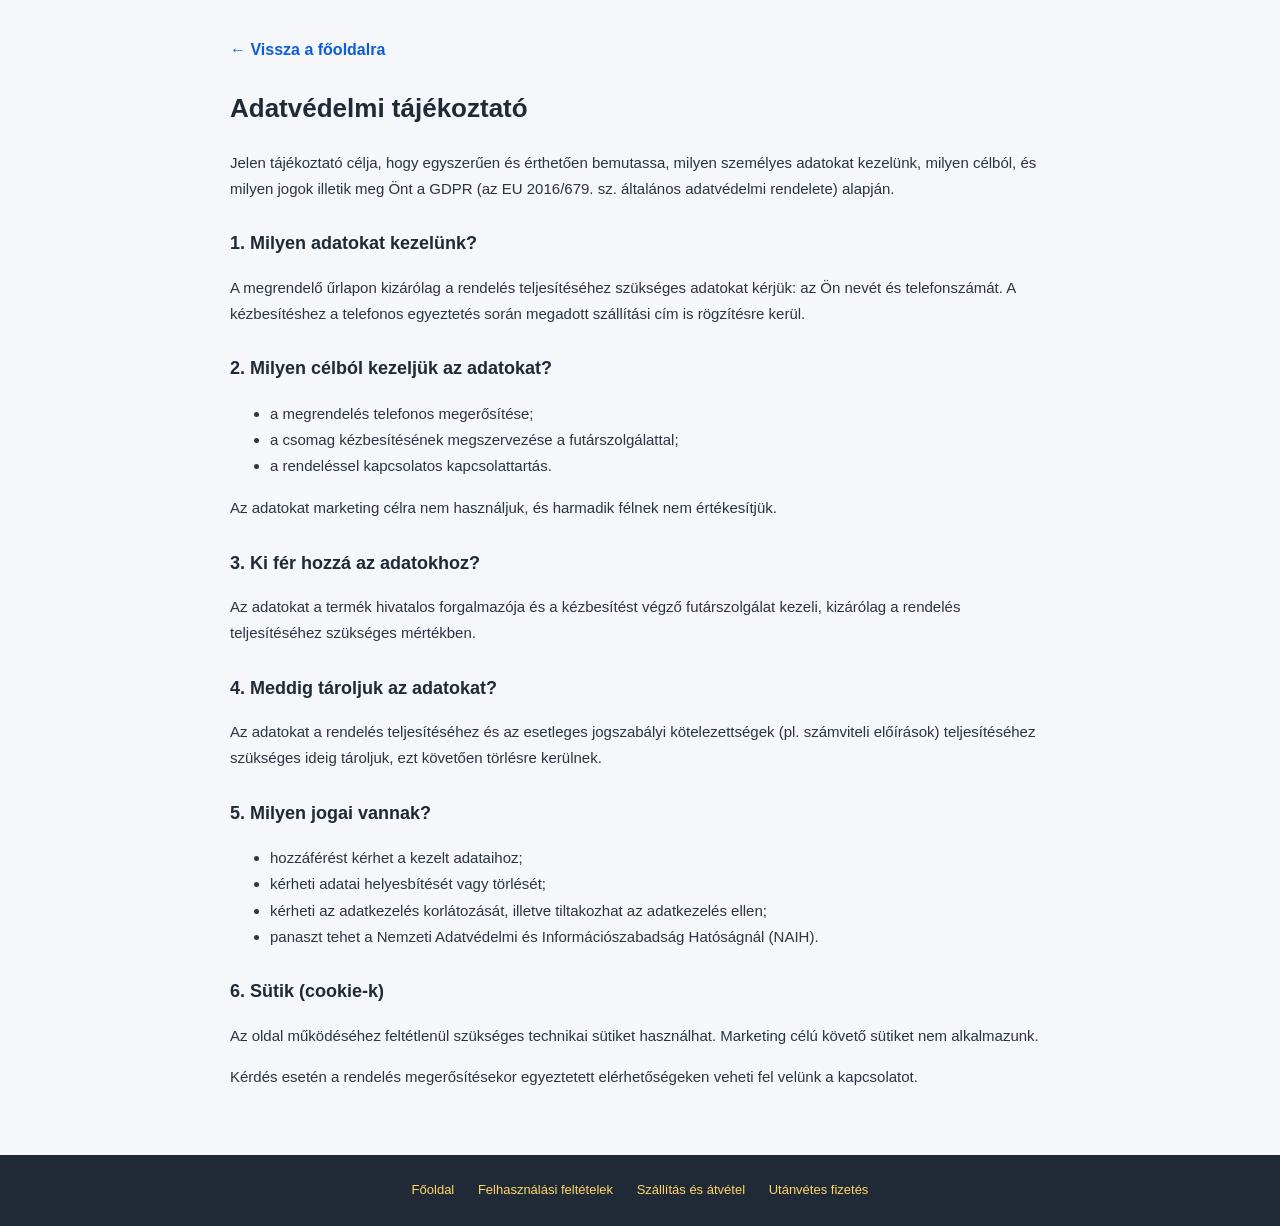
<file: adatvedelem.html>
<!DOCTYPE html>
<html lang="hu-HU">
<head>
<meta charset="utf-8">
<meta name="viewport" content="width=device-width,initial-scale=1">
<title>Adatvédelmi tájékoztató | Ostedin</title>
<meta name="robots" content="noindex, follow">
<style>
body{margin:0;font-family:Arial,Helvetica,sans-serif;background:#f5f7fa;color:#2b3440;line-height:1.75}
.wrap{max-width:820px;margin:0 auto;padding:36px 20px 50px}
a.back{display:inline-block;margin-bottom:22px;color:#0b5ed7;text-decoration:none;font-weight:bold}
a.back:hover{text-decoration:underline}
h1{font-size:26px;margin:0 0 18px;color:#1f2a36}
h2{font-size:18px;margin:26px 0 8px;color:#1f2a36}
p,li{font-size:15px}
footer{background:#1f2a36;color:#cfd8e3;text-align:center;padding:24px 16px;font-size:13px}
footer a{color:#ffd76a;text-decoration:none;margin:0 10px}
footer a:hover{text-decoration:underline}
</style>
</head>
<body>
<div class="wrap">
<a class="back" href="index.html">← Vissza a főoldalra</a>
<h1>Adatvédelmi tájékoztató</h1>
<p>Jelen tájékoztató célja, hogy egyszerűen és érthetően bemutassa, milyen személyes adatokat kezelünk, milyen célból, és milyen jogok illetik meg Önt a GDPR (az EU 2016/679. sz. általános adatvédelmi rendelete) alapján.</p>
<h2>1. Milyen adatokat kezelünk?</h2>
<p>A megrendelő űrlapon kizárólag a rendelés teljesítéséhez szükséges adatokat kérjük: az Ön nevét és telefonszámát. A kézbesítéshez a telefonos egyeztetés során megadott szállítási cím is rögzítésre kerül.</p>
<h2>2. Milyen célból kezeljük az adatokat?</h2>
<ul>
<li>a megrendelés telefonos megerősítése;</li>
<li>a csomag kézbesítésének megszervezése a futárszolgálattal;</li>
<li>a rendeléssel kapcsolatos kapcsolattartás.</li>
</ul>
<p>Az adatokat marketing célra nem használjuk, és harmadik félnek nem értékesítjük.</p>
<h2>3. Ki fér hozzá az adatokhoz?</h2>
<p>Az adatokat a termék hivatalos forgalmazója és a kézbesítést végző futárszolgálat kezeli, kizárólag a rendelés teljesítéséhez szükséges mértékben.</p>
<h2>4. Meddig tároljuk az adatokat?</h2>
<p>Az adatokat a rendelés teljesítéséhez és az esetleges jogszabályi kötelezettségek (pl. számviteli előírások) teljesítéséhez szükséges ideig tároljuk, ezt követően törlésre kerülnek.</p>
<h2>5. Milyen jogai vannak?</h2>
<ul>
<li>hozzáférést kérhet a kezelt adataihoz;</li>
<li>kérheti adatai helyesbítését vagy törlését;</li>
<li>kérheti az adatkezelés korlátozását, illetve tiltakozhat az adatkezelés ellen;</li>
<li>panaszt tehet a Nemzeti Adatvédelmi és Információszabadság Hatóságnál (NAIH).</li>
</ul>
<h2>6. Sütik (cookie-k)</h2>
<p>Az oldal működéséhez feltétlenül szükséges technikai sütiket használhat. Marketing célú követő sütiket nem alkalmazunk.</p>
<p>Kérdés esetén a rendelés megerősítésekor egyeztetett elérhetőségeken veheti fel velünk a kapcsolatot.</p>
</div>
<footer>
<a href="index.html">Főoldal</a>
<a href="felhasznalasi-feltetelek.html">Felhasználási feltételek</a>
<a href="szallitas.html">Szállítás és átvétel</a>
<a href="utanvet.html">Utánvétes fizetés</a>
</footer>
</body>
</html>
</file>
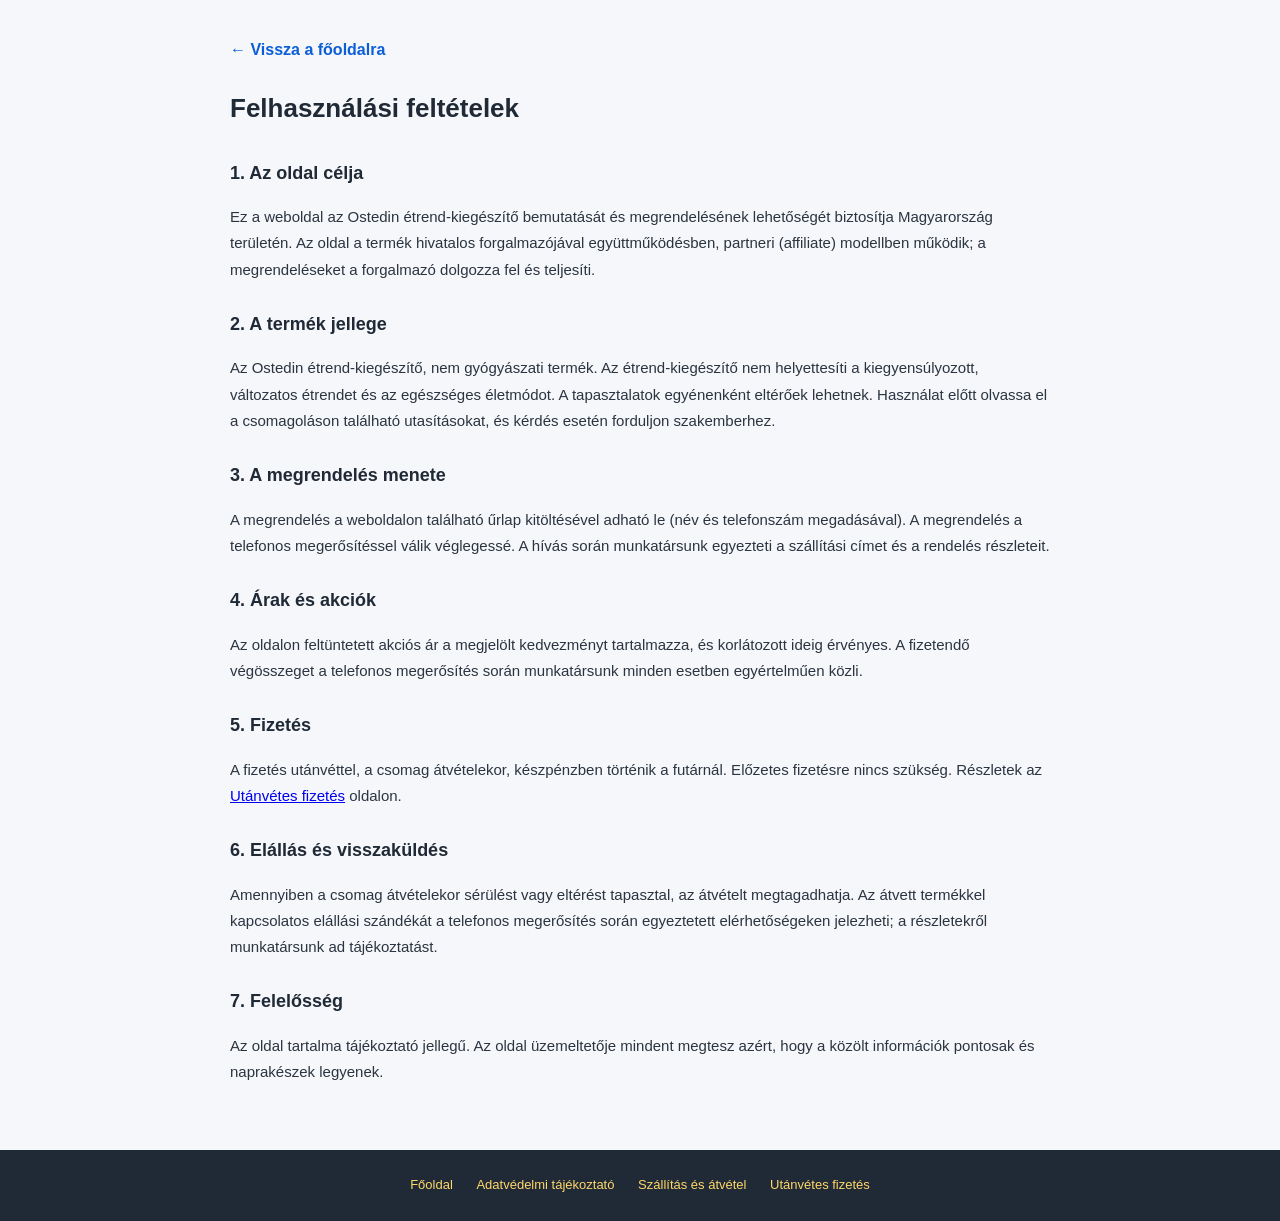
<file: felhasznalasi-feltetelek.html>
<!DOCTYPE html>
<html lang="hu-HU">
<head>
<meta charset="utf-8">
<meta name="viewport" content="width=device-width,initial-scale=1">
<title>Felhasználási feltételek | Ostedin</title>
<meta name="robots" content="noindex, follow">
<style>
body{margin:0;font-family:Arial,Helvetica,sans-serif;background:#f5f7fa;color:#2b3440;line-height:1.75}
.wrap{max-width:820px;margin:0 auto;padding:36px 20px 50px}
a.back{display:inline-block;margin-bottom:22px;color:#0b5ed7;text-decoration:none;font-weight:bold}
a.back:hover{text-decoration:underline}
h1{font-size:26px;margin:0 0 18px;color:#1f2a36}
h2{font-size:18px;margin:26px 0 8px;color:#1f2a36}
p,li{font-size:15px}
footer{background:#1f2a36;color:#cfd8e3;text-align:center;padding:24px 16px;font-size:13px}
footer a{color:#ffd76a;text-decoration:none;margin:0 10px}
footer a:hover{text-decoration:underline}
</style>
</head>
<body>
<div class="wrap">
<a class="back" href="index.html">← Vissza a főoldalra</a>
<h1>Felhasználási feltételek</h1>
<h2>1. Az oldal célja</h2>
<p>Ez a weboldal az Ostedin étrend-kiegészítő bemutatását és megrendelésének lehetőségét biztosítja Magyarország területén. Az oldal a termék hivatalos forgalmazójával együttműködésben, partneri (affiliate) modellben működik; a megrendeléseket a forgalmazó dolgozza fel és teljesíti.</p>
<h2>2. A termék jellege</h2>
<p>Az Ostedin étrend-kiegészítő, nem gyógyászati termék. Az étrend-kiegészítő nem helyettesíti a kiegyensúlyozott, változatos étrendet és az egészséges életmódot. A tapasztalatok egyénenként eltérőek lehetnek. Használat előtt olvassa el a csomagoláson található utasításokat, és kérdés esetén forduljon szakemberhez.</p>
<h2>3. A megrendelés menete</h2>
<p>A megrendelés a weboldalon található űrlap kitöltésével adható le (név és telefonszám megadásával). A megrendelés a telefonos megerősítéssel válik véglegessé. A hívás során munkatársunk egyezteti a szállítási címet és a rendelés részleteit.</p>
<h2>4. Árak és akciók</h2>
<p>Az oldalon feltüntetett akciós ár a megjelölt kedvezményt tartalmazza, és korlátozott ideig érvényes. A fizetendő végösszeget a telefonos megerősítés során munkatársunk minden esetben egyértelműen közli.</p>
<h2>5. Fizetés</h2>
<p>A fizetés utánvéttel, a csomag átvételekor, készpénzben történik a futárnál. Előzetes fizetésre nincs szükség. Részletek az <a href="utanvet.html">Utánvétes fizetés</a> oldalon.</p>
<h2>6. Elállás és visszaküldés</h2>
<p>Amennyiben a csomag átvételekor sérülést vagy eltérést tapasztal, az átvételt megtagadhatja. Az átvett termékkel kapcsolatos elállási szándékát a telefonos megerősítés során egyeztetett elérhetőségeken jelezheti; a részletekről munkatársunk ad tájékoztatást.</p>
<h2>7. Felelősség</h2>
<p>Az oldal tartalma tájékoztató jellegű. Az oldal üzemeltetője mindent megtesz azért, hogy a közölt információk pontosak és naprakészek legyenek.</p>
</div>
<footer>
<a href="index.html">Főoldal</a>
<a href="adatvedelem.html">Adatvédelmi tájékoztató</a>
<a href="szallitas.html">Szállítás és átvétel</a>
<a href="utanvet.html">Utánvétes fizetés</a>
</footer>
</body>
</html>
</file>
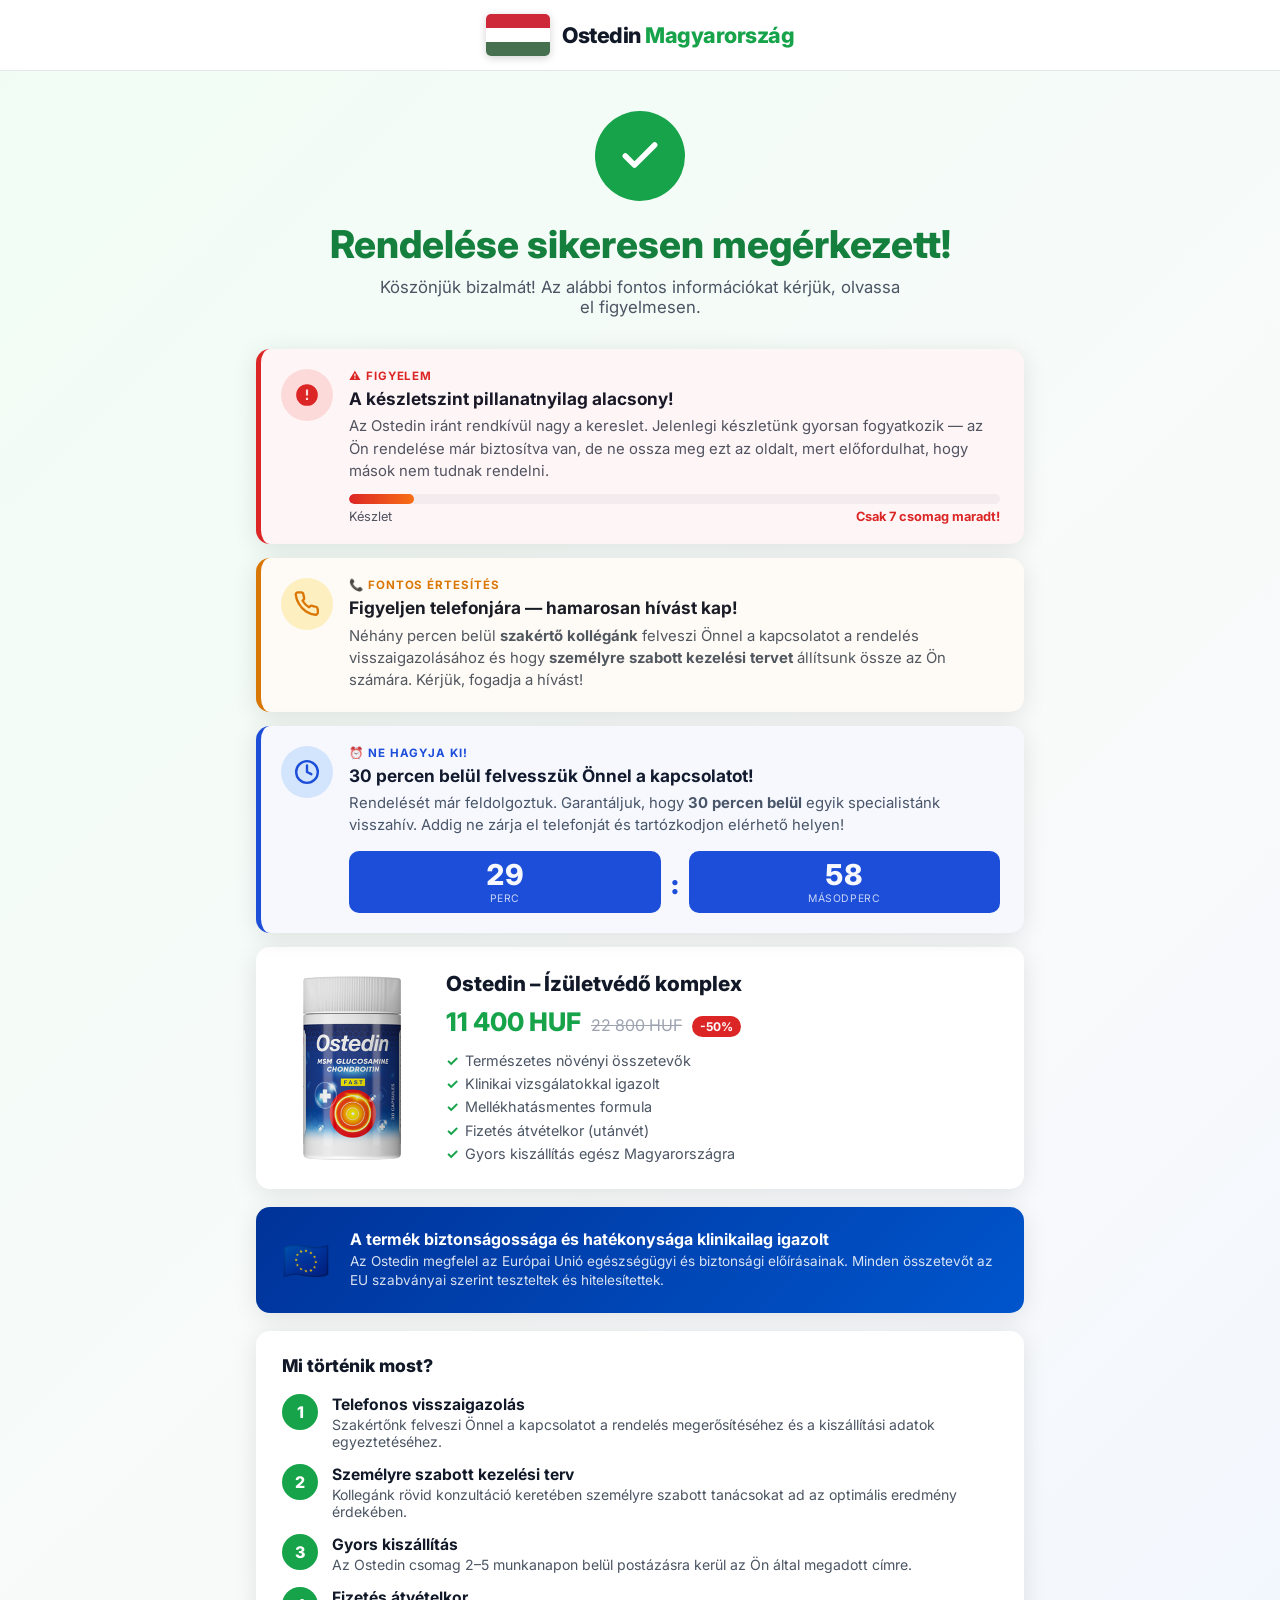
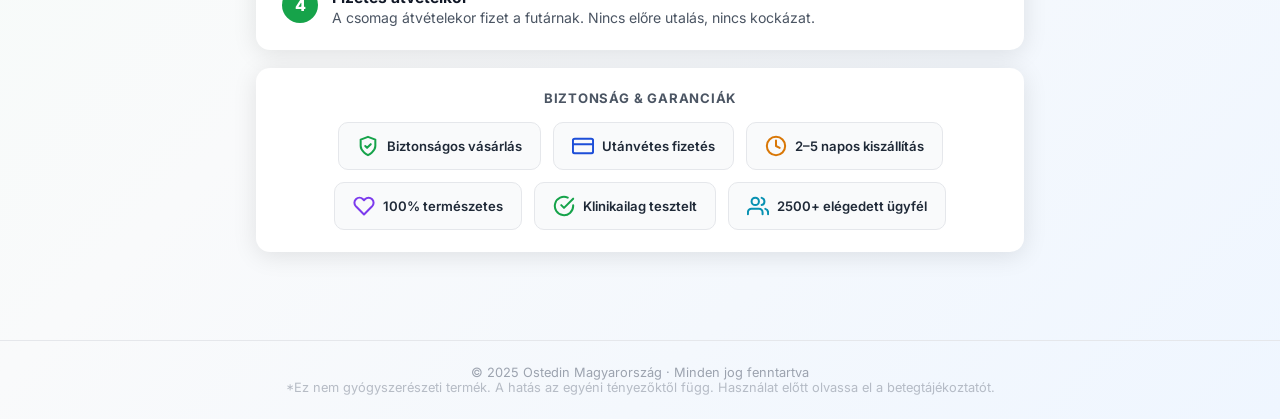
<file: success.html>
<!DOCTYPE html>
<html lang="hu">
<head>
  <meta charset="UTF-8">
  <meta name="viewport" content="width=device-width, initial-scale=1.0, maximum-scale=1.0">
  <title>Köszönjük rendelését! – Ostedin Magyarország</title>
  <meta name="description" content="Rendelése sikeresen megérkezett. Szakértőink hamarosan felveszik Önnel a kapcsolatot.">
  <link rel="icon" href="img/favicon.png" type="image/x-icon">
  <link rel="preconnect" href="https://fonts.googleapis.com">
  <link rel="preconnect" href="https://fonts.gstatic.com" crossorigin>
  <link href="https://fonts.googleapis.com/css2?family=Inter:wght@400;500;600;700;800;900&display=swap" rel="stylesheet">
  <style>
    *, *::before, *::after { box-sizing: border-box; margin: 0; padding: 0; }

    :root {
      --green:   #16a34a;
      --green-d: #15803d;
      --green-l: #dcfce7;
      --amber:   #d97706;
      --amber-l: #fef3c7;
      --red:     #dc2626;
      --red-l:   #fee2e2;
      --blue:    #1d4ed8;
      --blue-l:  #dbeafe;
      --gray-50: #f9fafb;
      --gray-100:#f3f4f6;
      --gray-200:#e5e7eb;
      --gray-400:#9ca3af;
      --gray-600:#4b5563;
      --gray-800:#1f2937;
      --gray-900:#111827;
      --radius:  14px;
      --shadow:  0 4px 24px rgba(0,0,0,.10);
    }

    body {
      font-family: 'Inter', sans-serif;
      background: linear-gradient(135deg, #f0fdf4 0%, #f9fafb 60%, #eff6ff 100%);
      min-height: 100vh;
      color: var(--gray-800);
    }

    /* ── HEADER ── */
    header {
      background: #fff;
      border-bottom: 1px solid var(--gray-200);
      padding: 14px 20px;
      display: flex;
      align-items: center;
      justify-content: center;
    }
    header img.logo { height: 48px; }

    /* ── Hungarian flag ── */
    .hu-flag {
      width: 64px;
      height: 42px;
      border-radius: 5px;
      overflow: hidden;
      box-shadow: 0 2px 8px rgba(0,0,0,.18);
      display: inline-flex;
      flex-direction: column;
      flex-shrink: 0;
    }
    .hu-flag span {
      flex: 1;
      display: block;
    }
    .hu-flag .s1 { background: #CE2939; }
    .hu-flag .s2 { background: #FFFFFF; }
    .hu-flag .s3 { background: #477050; }

    .header-brand {
      display: flex;
      align-items: center;
      gap: 12px;
    }
    .header-brand-name {
      font-size: 1.35rem;
      font-weight: 800;
      color: var(--gray-900);
      letter-spacing: -.5px;
    }
    .header-brand-name span {
      color: var(--green);
    }

    /* ── HERO CHECK ── */
    .hero {
      text-align: center;
      padding: 40px 20px 0;
    }
    .check-circle {
      width: 90px; height: 90px;
      background: var(--green);
      border-radius: 50%;
      display: inline-flex;
      align-items: center;
      justify-content: center;
      margin-bottom: 20px;
      box-shadow: 0 0 0 0 rgba(22,163,74,.4);
      animation: pulse-green 2s infinite;
    }
    .check-circle svg { width: 44px; height: 44px; }
    @keyframes pulse-green {
      0%   { box-shadow: 0 0 0 0 rgba(22,163,74,.4); }
      70%  { box-shadow: 0 0 0 18px rgba(22,163,74,0); }
      100% { box-shadow: 0 0 0 0 rgba(22,163,74,0); }
    }
    .hero h1 {
      font-size: clamp(1.6rem, 5vw, 2.4rem);
      font-weight: 800;
      color: var(--green-d);
      line-height: 1.2;
    }
    .hero p.sub {
      margin-top: 10px;
      font-size: 1.05rem;
      color: var(--gray-600);
      max-width: 520px;
      margin-left: auto;
      margin-right: auto;
    }

    /* ── MAIN GRID ── */
    .container {
      max-width: 800px;
      margin: 32px auto 0;
      padding: 0 16px 60px;
    }

    /* ── CARD base ── */
    .card {
      background: #fff;
      border-radius: var(--radius);
      box-shadow: var(--shadow);
      padding: 24px 26px;
      margin-bottom: 18px;
    }

    /* ── TRIGGER CARDS ── */
    .trigger {
      display: flex;
      align-items: flex-start;
      gap: 16px;
      border-left: 5px solid;
      padding-left: 20px;
      padding-right: 24px;
      padding-top: 20px;
      padding-bottom: 20px;
      border-radius: var(--radius);
      box-shadow: var(--shadow);
      background: #fff;
      margin-bottom: 14px;
      position: relative;
      overflow: hidden;
    }
    .trigger::after {
      content: '';
      position: absolute;
      inset: 0;
      opacity: .04;
    }
    .trigger.red   { border-color: var(--red);   }
    .trigger.amber { border-color: var(--amber); }
    .trigger.blue  { border-color: var(--blue);  }
    .trigger.red::after   { background: var(--red);   }
    .trigger.amber::after { background: var(--amber); }
    .trigger.blue::after  { background: var(--blue);  }

    .trigger-icon {
      flex-shrink: 0;
      width: 52px; height: 52px;
      border-radius: 50%;
      display: flex;
      align-items: center;
      justify-content: center;
    }
    .trigger.red   .trigger-icon { background: var(--red-l);   }
    .trigger.amber .trigger-icon { background: var(--amber-l); }
    .trigger.blue  .trigger-icon { background: var(--blue-l);  }
    .trigger-icon svg { width: 26px; height: 26px; }
    .trigger.red   .trigger-icon svg { color: var(--red);   }
    .trigger.amber .trigger-icon svg { color: var(--amber); }
    .trigger.blue  .trigger-icon svg { color: var(--blue);  }

    .trigger-body { flex: 1; }
    .trigger-tag {
      font-size: .72rem;
      font-weight: 700;
      letter-spacing: .08em;
      text-transform: uppercase;
      margin-bottom: 4px;
    }
    .trigger.red   .trigger-tag { color: var(--red);   }
    .trigger.amber .trigger-tag { color: var(--amber); }
    .trigger.blue  .trigger-tag { color: var(--blue);  }
    .trigger-title {
      font-size: 1.08rem;
      font-weight: 700;
      color: var(--gray-900);
      line-height: 1.35;
    }
    .trigger-desc {
      margin-top: 5px;
      font-size: .93rem;
      color: var(--gray-600);
      line-height: 1.5;
    }

    /* ── STOCK BAR ── */
    .stock-bar-wrap {
      margin-top: 12px;
    }
    .stock-bar-track {
      height: 10px;
      background: var(--gray-100);
      border-radius: 99px;
      overflow: hidden;
    }
    .stock-bar-fill {
      height: 100%;
      width: 18%;
      background: linear-gradient(90deg, var(--red) 0%, #f97316 100%);
      border-radius: 99px;
      animation: shrink-bar 30s linear forwards;
    }
    @keyframes shrink-bar {
      to { width: 10%; }
    }
    .stock-label {
      display: flex;
      justify-content: space-between;
      font-size: .8rem;
      color: var(--gray-600);
      margin-top: 5px;
    }
    .stock-label strong { color: var(--red); }

    /* ── COUNTDOWN ── */
    .countdown-wrap {
      display: flex;
      gap: 10px;
      margin-top: 14px;
    }
    .cd-box {
      flex: 1;
      background: var(--blue);
      border-radius: 10px;
      padding: 10px 4px 8px;
      text-align: center;
      color: #fff;
    }
    .cd-num {
      font-size: 1.8rem;
      font-weight: 800;
      line-height: 1;
      font-variant-numeric: tabular-nums;
    }
    .cd-label {
      font-size: .65rem;
      letter-spacing: .06em;
      text-transform: uppercase;
      opacity: .8;
      margin-top: 3px;
    }
    .cd-colon {
      font-size: 1.8rem;
      font-weight: 800;
      color: var(--blue);
      display: flex;
      align-items: center;
      padding-top: 4px;
    }

    /* ── PRODUCT CARD ── */
    .product-card {
      display: flex;
      gap: 24px;
      align-items: center;
      flex-wrap: wrap;
    }
    .product-card img {
      width: 140px;
      height: auto;
      flex-shrink: 0;
      border-radius: 10px;
      object-fit: contain;
    }
    .product-info h2 {
      font-size: 1.3rem;
      font-weight: 800;
      color: var(--gray-900);
    }
    .product-info .price-row {
      margin-top: 10px;
      display: flex;
      align-items: baseline;
      gap: 10px;
    }
    .price-new {
      font-size: 1.6rem;
      font-weight: 800;
      color: var(--green);
    }
    .price-old {
      font-size: 1rem;
      color: var(--gray-400);
      text-decoration: line-through;
    }
    .badge-discount {
      background: var(--red);
      color: #fff;
      font-size: .75rem;
      font-weight: 700;
      padding: 3px 8px;
      border-radius: 99px;
    }
    .product-detail {
      margin-top: 10px;
      font-size: .9rem;
      color: var(--gray-600);
      line-height: 1.6;
    }
    .product-detail li {
      list-style: none;
      display: flex;
      align-items: center;
      gap: 6px;
    }
    .product-detail li::before {
      content: '✓';
      color: var(--green);
      font-weight: 700;
    }

    /* ── STEPS ── */
    .steps { display: flex; flex-direction: column; gap: 14px; }
    .step  {
      display: flex;
      align-items: flex-start;
      gap: 14px;
    }
    .step-num {
      flex-shrink: 0;
      width: 36px; height: 36px;
      border-radius: 50%;
      background: var(--green);
      color: #fff;
      font-weight: 800;
      font-size: 1rem;
      display: flex;
      align-items: center;
      justify-content: center;
    }
    .step-text strong { font-size: .98rem; color: var(--gray-900); }
    .step-text p { font-size: .88rem; color: var(--gray-600); margin-top: 2px; }

    /* ── SEALS ── */
    .seals {
      display: flex;
      flex-wrap: wrap;
      gap: 12px;
      justify-content: center;
    }
    .seal {
      background: var(--gray-50);
      border: 1.5px solid var(--gray-200);
      border-radius: 10px;
      padding: 12px 18px;
      display: flex;
      align-items: center;
      gap: 8px;
      font-size: .82rem;
      font-weight: 600;
      color: var(--gray-700);
    }
    .seal svg { width: 22px; height: 22px; flex-shrink: 0; }

    /* ── EU BANNER ── */
    .eu-banner {
      background: linear-gradient(135deg, #003399 0%, #0055cc 100%);
      border-radius: var(--radius);
      padding: 22px 26px;
      display: flex;
      align-items: center;
      gap: 20px;
      color: #fff;
      box-shadow: var(--shadow);
      margin-bottom: 18px;
    }
    .eu-stars { font-size: 2.4rem; line-height: 1; flex-shrink: 0; }
    .eu-text strong { font-size: 1rem; font-weight: 700; }
    .eu-text p { font-size: .85rem; opacity: .85; margin-top: 3px; line-height: 1.45; }

    /* ── FOOTER ── */
    footer {
      text-align: center;
      padding: 24px 16px;
      font-size: .8rem;
      color: var(--gray-400);
      border-top: 1px solid var(--gray-200);
      margin-top: 10px;
    }

    /* ── RESPONSIVE ── */
    @media (max-width: 560px) {
      .product-card { flex-direction: column; align-items: center; text-align: center; }
      .product-info .price-row { justify-content: center; }
      .product-detail li { justify-content: center; }
      .eu-banner { flex-direction: column; text-align: center; }
      .countdown-wrap { justify-content: center; }
    }
  </style>
</head>
<body>

<!-- HEADER -->
<header>
  <div class="header-brand">
    <div class="hu-flag">
      <span class="s1"></span>
      <span class="s2"></span>
      <span class="s3"></span>
    </div>
    <div class="header-brand-name">Ostedin <span>Magyarország</span></div>
  </div>
</header>

<!-- HERO -->
<div class="hero">
  <div class="check-circle">
    <svg viewBox="0 0 24 24" fill="none" stroke="#fff" stroke-width="3" stroke-linecap="round" stroke-linejoin="round">
      <polyline points="20 6 9 17 4 12"/>
    </svg>
  </div>
  <h1>Rendelése sikeresen megérkezett!</h1>
  <p class="sub">Köszönjük bizalmát! Az alábbi fontos információkat kérjük, olvassa el figyelmesen.</p>
</div>

<!-- MAIN -->
<div class="container">

  <!-- ── TRIGGER 1 · STOCK ── -->
  <div class="trigger red">
    <div class="trigger-icon">
      <svg viewBox="0 0 24 24" fill="currentColor"><path d="M12 2a10 10 0 1 0 0 20A10 10 0 0 0 12 2zm1 14.5h-2v-2h2v2zm0-4h-2V7h2v5.5z"/></svg>
    </div>
    <div class="trigger-body">
      <div class="trigger-tag">⚠ Figyelem</div>
      <div class="trigger-title">A készletszint pillanatnyilag alacsony!</div>
      <div class="trigger-desc">
        Az Ostedin iránt rendkívül nagy a kereslet. Jelenlegi készletünk gyorsan fogyatkozik — az Ön rendelése már biztosítva van, de ne ossza meg ezt az oldalt, mert előfordulhat, hogy mások nem tudnak rendelni.
      </div>
      <div class="stock-bar-wrap">
        <div class="stock-bar-track">
          <div class="stock-bar-fill" id="stockBar"></div>
        </div>
        <div class="stock-label">
          <span>Készlet</span>
          <strong id="stockText">Csak 7 csomag maradt!</strong>
        </div>
      </div>
    </div>
  </div>

  <!-- ── TRIGGER 2 · PHONE ── -->
  <div class="trigger amber">
    <div class="trigger-icon">
      <svg viewBox="0 0 24 24" fill="none" stroke="currentColor" stroke-width="2.2" stroke-linecap="round" stroke-linejoin="round">
        <path d="M22 16.92v3a2 2 0 0 1-2.18 2 19.79 19.79 0 0 1-8.63-3.07A19.5 19.5 0 0 1 4.69 12a19.79 19.79 0 0 1-3.07-8.67A2 2 0 0 1 3.6 1.3h3a2 2 0 0 1 2 1.72c.127.96.361 1.903.7 2.81a2 2 0 0 1-.45 2.11L7.91 9a16 16 0 0 0 6 6l.87-.87a2 2 0 0 1 2.11-.45c.907.339 1.85.573 2.81.7A2 2 0 0 1 21.63 16l.29.92z"/>
      </svg>
    </div>
    <div class="trigger-body">
      <div class="trigger-tag">📞 Fontos értesítés</div>
      <div class="trigger-title">Figyeljen telefonjára — hamarosan hívást kap!</div>
      <div class="trigger-desc">
        Néhány percen belül <strong>szakértő kollégánk</strong> felveszi Önnel a kapcsolatot a rendelés visszaigazolásához és hogy <strong>személyre szabott kezelési tervet</strong> állítsunk össze az Ön számára. Kérjük, fogadja a hívást!
      </div>
    </div>
  </div>

  <!-- ── TRIGGER 3 · COUNTDOWN ── -->
  <div class="trigger blue">
    <div class="trigger-icon">
      <svg viewBox="0 0 24 24" fill="none" stroke="currentColor" stroke-width="2.2" stroke-linecap="round" stroke-linejoin="round">
        <circle cx="12" cy="12" r="10"/><polyline points="12 6 12 12 16 14"/>
      </svg>
    </div>
    <div class="trigger-body">
      <div class="trigger-tag">⏰ Ne hagyja ki!</div>
      <div class="trigger-title">30 percen belül felvesszük Önnel a kapcsolatot!</div>
      <div class="trigger-desc">
        Rendelését már feldolgoztuk. Garantáljuk, hogy <strong>30 percen belül</strong> egyik specialistánk visszahív. Addig ne zárja el telefonját és tartózkodjon elérhető helyen!
      </div>
      <div class="countdown-wrap">
        <div class="cd-box"><div class="cd-num" id="cdMin">29</div><div class="cd-label">Perc</div></div>
        <div class="cd-colon">:</div>
        <div class="cd-box"><div class="cd-num" id="cdSec">59</div><div class="cd-label">Másodperc</div></div>
      </div>
    </div>
  </div>

  <!-- ── PRODUCT CARD ── -->
  <div class="card product-card">
    <img src="img/artraid.png" alt="Ostedin termék" loading="eager">
    <div class="product-info">
      <h2>Ostedin – Ízületvédő komplex</h2>
      <div class="price-row">
        <span class="price-new">11 400 HUF</span>
        <span class="price-old">22 800 HUF</span>
        <span class="badge-discount">-50%</span>
      </div>
      <ul class="product-detail" style="margin-top:12px;">
        <li>Természetes növényi összetevők</li>
        <li>Klinikai vizsgálatokkal igazolt</li>
        <li>Mellékhatásmentes formula</li>
        <li>Fizetés átvételkor (utánvét)</li>
        <li>Gyors kiszállítás egész Magyarországra</li>
      </ul>
    </div>
  </div>

  <!-- ── EU CLINICAL BANNER ── -->
  <div class="eu-banner">
    <div class="eu-stars">🇪🇺</div>
    <div class="eu-text">
      <strong>A termék biztonságossága és hatékonysága klinikailag igazolt</strong>
      <p>Az Ostedin megfelel az Európai Unió egészségügyi és biztonsági előírásainak. Minden összetevőt az EU szabványai szerint teszteltek és hitelesítettek.</p>
    </div>
  </div>

  <!-- ── WHAT HAPPENS NEXT ── -->
  <div class="card">
    <h3 style="font-size:1.1rem;font-weight:800;color:var(--gray-900);margin-bottom:18px;">Mi történik most?</h3>
    <div class="steps">
      <div class="step">
        <div class="step-num">1</div>
        <div class="step-text">
          <strong>Telefonos visszaigazolás</strong>
          <p>Szakértőnk felveszi Önnel a kapcsolatot a rendelés megerősítéséhez és a kiszállítási adatok egyeztetéséhez.</p>
        </div>
      </div>
      <div class="step">
        <div class="step-num">2</div>
        <div class="step-text">
          <strong>Személyre szabott kezelési terv</strong>
          <p>Kollegánk rövid konzultáció keretében személyre szabott tanácsokat ad az optimális eredmény érdekében.</p>
        </div>
      </div>
      <div class="step">
        <div class="step-num">3</div>
        <div class="step-text">
          <strong>Gyors kiszállítás</strong>
          <p>Az Ostedin csomag 2–5 munkanapon belül postázásra kerül az Ön által megadott címre.</p>
        </div>
      </div>
      <div class="step">
        <div class="step-num">4</div>
        <div class="step-text">
          <strong>Fizetés átvételkor</strong>
          <p>A csomag átvételekor fizet a futárnak. Nincs előre utalás, nincs kockázat.</p>
        </div>
      </div>
    </div>
  </div>

  <!-- ── SECURITY SEALS ── -->
  <div class="card" style="padding: 22px 24px;">
    <p style="font-size:.82rem;font-weight:700;text-align:center;color:var(--gray-600);letter-spacing:.06em;text-transform:uppercase;margin-bottom:16px;">Biztonság &amp; Garanciák</p>
    <div class="seals">
      <div class="seal">
        <svg viewBox="0 0 24 24" fill="none" stroke="#16a34a" stroke-width="2.2" stroke-linecap="round" stroke-linejoin="round">
          <path d="M12 22s8-4 8-10V5l-8-3-8 3v7c0 6 8 10 8 10z"/><polyline points="9 12 11 14 15 10"/>
        </svg>
        Biztonságos vásárlás
      </div>
      <div class="seal">
        <svg viewBox="0 0 24 24" fill="none" stroke="#1d4ed8" stroke-width="2.2" stroke-linecap="round" stroke-linejoin="round">
          <rect x="1" y="4" width="22" height="16" rx="2" ry="2"/><line x1="1" y1="10" x2="23" y2="10"/>
        </svg>
        Utánvétes fizetés
      </div>
      <div class="seal">
        <svg viewBox="0 0 24 24" fill="none" stroke="#d97706" stroke-width="2.2" stroke-linecap="round" stroke-linejoin="round">
          <circle cx="12" cy="12" r="10"/><polyline points="12 6 12 12 16 14"/>
        </svg>
        2–5 napos kiszállítás
      </div>
      <div class="seal">
        <svg viewBox="0 0 24 24" fill="none" stroke="#7c3aed" stroke-width="2.2" stroke-linecap="round" stroke-linejoin="round">
          <path d="M20.84 4.61a5.5 5.5 0 0 0-7.78 0L12 5.67l-1.06-1.06a5.5 5.5 0 0 0-7.78 7.78l1.06 1.06L12 21.23l7.78-7.78 1.06-1.06a5.5 5.5 0 0 0 0-7.78z"/>
        </svg>
        100% természetes
      </div>
      <div class="seal">
        <svg viewBox="0 0 24 24" fill="none" stroke="#16a34a" stroke-width="2.2" stroke-linecap="round" stroke-linejoin="round">
          <path d="M22 11.08V12a10 10 0 1 1-5.93-9.14"/><polyline points="22 4 12 14.01 9 11.01"/>
        </svg>
        Klinikailag tesztelt
      </div>
      <div class="seal">
        <svg viewBox="0 0 24 24" fill="none" stroke="#0891b2" stroke-width="2.2" stroke-linecap="round" stroke-linejoin="round">
          <path d="M17 21v-2a4 4 0 0 0-4-4H5a4 4 0 0 0-4 4v2"/><circle cx="9" cy="7" r="4"/><path d="M23 21v-2a4 4 0 0 0-3-3.87"/><path d="M16 3.13a4 4 0 0 1 0 7.75"/>
        </svg>
        2500+ elégedett ügyfél
      </div>
    </div>
  </div>

</div><!-- /container -->

<footer>
  &copy; 2025 Ostedin Magyarország · Minden jog fenntartva<br>
  <span style="opacity:.7;">*Ez nem gyógyszerészeti termék. A hatás az egyéni tényezőktől függ. Használat előtt olvassa el a betegtájékoztatót.</span>
</footer>

<script>
  /* ── COUNTDOWN 30 min ── */
  (function(){
    var total = 29*60 + 59;
    var minEl = document.getElementById('cdMin');
    var secEl = document.getElementById('cdSec');
    function tick(){
      if(total <= 0){ minEl.textContent='00'; secEl.textContent='00'; return; }
      total--;
      var m = Math.floor(total/60);
      var s = total % 60;
      minEl.textContent = m < 10 ? '0'+m : m;
      secEl.textContent = s < 10 ? '0'+s : s;
    }
    setInterval(tick, 1000);
  })();

  /* ── STOCK counter animation ── */
  (function(){
    var txt = document.getElementById('stockText');
    var stock = 7;
    var interval = setInterval(function(){
      if(stock <= 2){ clearInterval(interval); return; }
      stock--;
      txt.textContent = 'Csak ' + stock + ' csomag maradt!';
    }, 45000); // drops 1 every 45 s for realism
  })();
</script>
</body>
</html>
</file>
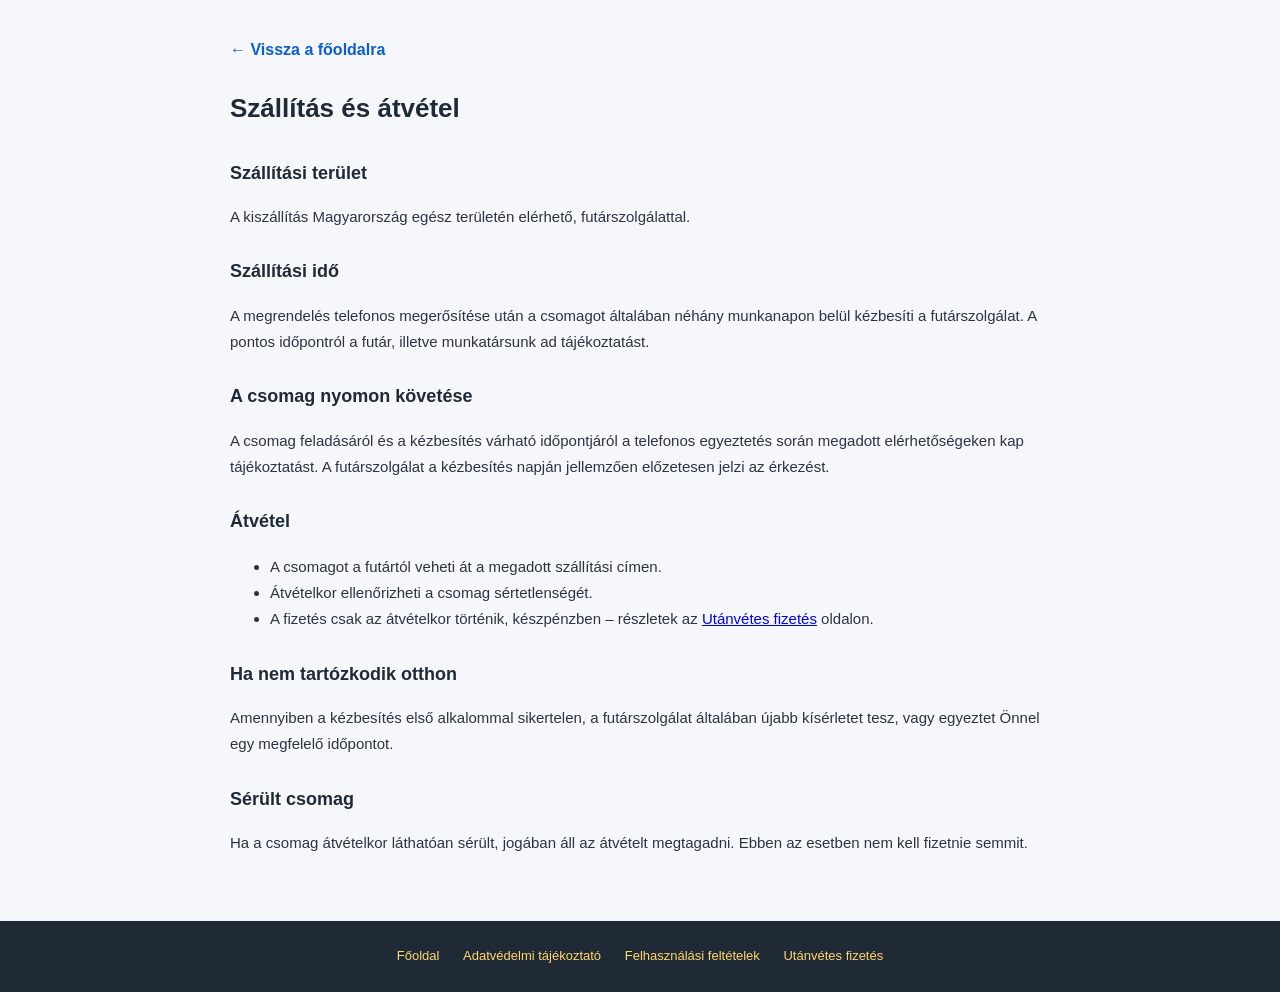
<file: szallitas.html>
<!DOCTYPE html>
<html lang="hu-HU">
<head>
<meta charset="utf-8">
<meta name="viewport" content="width=device-width,initial-scale=1">
<title>Szállítás és átvétel | Ostedin</title>
<meta name="robots" content="noindex, follow">
<style>
body{margin:0;font-family:Arial,Helvetica,sans-serif;background:#f5f7fa;color:#2b3440;line-height:1.75}
.wrap{max-width:820px;margin:0 auto;padding:36px 20px 50px}
a.back{display:inline-block;margin-bottom:22px;color:#0b5ed7;text-decoration:none;font-weight:bold}
a.back:hover{text-decoration:underline}
h1{font-size:26px;margin:0 0 18px;color:#1f2a36}
h2{font-size:18px;margin:26px 0 8px;color:#1f2a36}
p,li{font-size:15px}
footer{background:#1f2a36;color:#cfd8e3;text-align:center;padding:24px 16px;font-size:13px}
footer a{color:#ffd76a;text-decoration:none;margin:0 10px}
footer a:hover{text-decoration:underline}
</style>
</head>
<body>
<div class="wrap">
<a class="back" href="index.html">← Vissza a főoldalra</a>
<h1>Szállítás és átvétel</h1>
<h2>Szállítási terület</h2>
<p>A kiszállítás Magyarország egész területén elérhető, futárszolgálattal.</p>
<h2>Szállítási idő</h2>
<p>A megrendelés telefonos megerősítése után a csomagot általában néhány munkanapon belül kézbesíti a futárszolgálat. A pontos időpontról a futár, illetve munkatársunk ad tájékoztatást.</p>
<h2>A csomag nyomon követése</h2>
<p>A csomag feladásáról és a kézbesítés várható időpontjáról a telefonos egyeztetés során megadott elérhetőségeken kap tájékoztatást. A futárszolgálat a kézbesítés napján jellemzően előzetesen jelzi az érkezést.</p>
<h2>Átvétel</h2>
<ul>
<li>A csomagot a futártól veheti át a megadott szállítási címen.</li>
<li>Átvételkor ellenőrizheti a csomag sértetlenségét.</li>
<li>A fizetés csak az átvételkor történik, készpénzben – részletek az <a href="utanvet.html">Utánvétes fizetés</a> oldalon.</li>
</ul>
<h2>Ha nem tartózkodik otthon</h2>
<p>Amennyiben a kézbesítés első alkalommal sikertelen, a futárszolgálat általában újabb kísérletet tesz, vagy egyeztet Önnel egy megfelelő időpontot.</p>
<h2>Sérült csomag</h2>
<p>Ha a csomag átvételkor láthatóan sérült, jogában áll az átvételt megtagadni. Ebben az esetben nem kell fizetnie semmit.</p>
</div>
<footer>
<a href="index.html">Főoldal</a>
<a href="adatvedelem.html">Adatvédelmi tájékoztató</a>
<a href="felhasznalasi-feltetelek.html">Felhasználási feltételek</a>
<a href="utanvet.html">Utánvétes fizetés</a>
</footer>
</body>
</html>
</file>
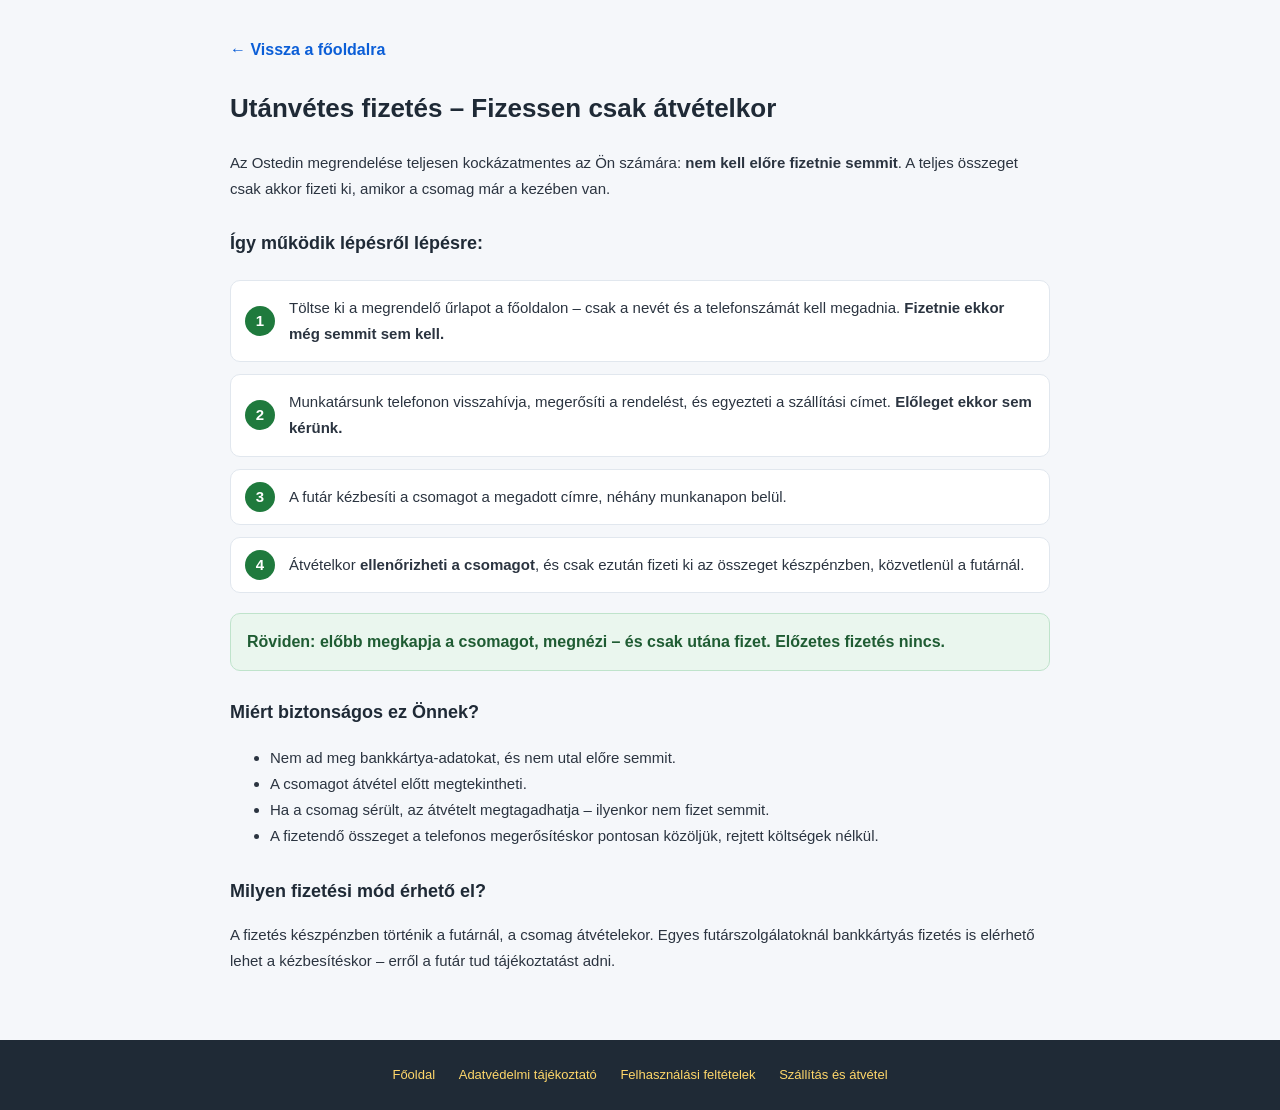
<file: utanvet.html>
<!DOCTYPE html>
<html lang="hu-HU">
<head>
<meta charset="utf-8">
<meta name="viewport" content="width=device-width,initial-scale=1">
<title>Utánvétes fizetés – Fizessen csak átvételkor | Ostedin</title>
<meta name="robots" content="noindex, follow">
<style>
body{margin:0;font-family:Arial,Helvetica,sans-serif;background:#f5f7fa;color:#2b3440;line-height:1.75}
.wrap{max-width:820px;margin:0 auto;padding:36px 20px 50px}
a.back{display:inline-block;margin-bottom:22px;color:#0b5ed7;text-decoration:none;font-weight:bold}
a.back:hover{text-decoration:underline}
h1{font-size:26px;margin:0 0 18px;color:#1f2a36}
h2{font-size:18px;margin:26px 0 8px;color:#1f2a36}
p,li{font-size:15px}
.steps{counter-reset:step;list-style:none;padding:0;margin:20px 0}
.steps li{position:relative;padding:14px 16px 14px 58px;background:#fff;border:1px solid #e1e7ee;border-radius:10px;margin-bottom:12px}
.steps li::before{counter-increment:step;content:counter(step);position:absolute;left:14px;top:50%;transform:translateY(-50%);width:30px;height:30px;border-radius:50%;background:#1f7a3d;color:#fff;font-weight:bold;display:flex;align-items:center;justify-content:center}
.highlight{background:#eaf6ee;border:1px solid #bfe3cb;border-radius:10px;padding:14px 16px;margin:20px 0;font-weight:bold;color:#1f5c33}
footer{background:#1f2a36;color:#cfd8e3;text-align:center;padding:24px 16px;font-size:13px}
footer a{color:#ffd76a;text-decoration:none;margin:0 10px}
footer a:hover{text-decoration:underline}
</style>
</head>
<body>
<div class="wrap">
<a class="back" href="index.html">← Vissza a főoldalra</a>
<h1>Utánvétes fizetés – Fizessen csak átvételkor</h1>
<p>Az Ostedin megrendelése teljesen kockázatmentes az Ön számára: <strong>nem kell előre fizetnie semmit</strong>. A teljes összeget csak akkor fizeti ki, amikor a csomag már a kezében van.</p>
<h2>Így működik lépésről lépésre:</h2>
<ol class="steps">
<li>Töltse ki a megrendelő űrlapot a főoldalon – csak a nevét és a telefonszámát kell megadnia. <strong>Fizetnie ekkor még semmit sem kell.</strong></li>
<li>Munkatársunk telefonon visszahívja, megerősíti a rendelést, és egyezteti a szállítási címet. <strong>Előleget ekkor sem kérünk.</strong></li>
<li>A futár kézbesíti a csomagot a megadott címre, néhány munkanapon belül.</li>
<li>Átvételkor <strong>ellenőrizheti a csomagot</strong>, és csak ezután fizeti ki az összeget készpénzben, közvetlenül a futárnál.</li>
</ol>
<div class="highlight">Röviden: előbb megkapja a csomagot, megnézi – és csak utána fizet. Előzetes fizetés nincs.</div>
<h2>Miért biztonságos ez Önnek?</h2>
<ul>
<li>Nem ad meg bankkártya-adatokat, és nem utal előre semmit.</li>
<li>A csomagot átvétel előtt megtekintheti.</li>
<li>Ha a csomag sérült, az átvételt megtagadhatja – ilyenkor nem fizet semmit.</li>
<li>A fizetendő összeget a telefonos megerősítéskor pontosan közöljük, rejtett költségek nélkül.</li>
</ul>
<h2>Milyen fizetési mód érhető el?</h2>
<p>A fizetés készpénzben történik a futárnál, a csomag átvételekor. Egyes futárszolgálatoknál bankkártyás fizetés is elérhető lehet a kézbesítéskor – erről a futár tud tájékoztatást adni.</p>
</div>
<footer>
<a href="index.html">Főoldal</a>
<a href="adatvedelem.html">Adatvédelmi tájékoztató</a>
<a href="felhasznalasi-feltetelek.html">Felhasználási feltételek</a>
<a href="szallitas.html">Szállítás és átvétel</a>
</footer>
</body>
</html>
</file>
<file: css/t-font-face-link.css>
@font-face{font-family:"Open Sans";src:url("../fonts/open-sans-v18-latin-ext_latin-regular.eot");src:url("../fonts/open-sans-v18-latin-ext_latin-regular.eot?#iefix") format("embedded-opentype"),url("../fonts/open-sans-v18-latin-ext_latin-regular.woff") format('woff'),url("../fonts/open-sans-v18-latin-ext_latin-regular.ttf") format('truetype'),url("../fonts/open-sans-v18-latin-ext_latin-regular.svg#OpenSans") format('svg')}@font-face{font-family:"Open Sans";src:url("../fonts/open-sans-v18-latin-ext_latin-700.eot");src:url("../fonts/open-sans-v18-latin-ext_latin-700.eot?#iefix") format("embedded-opentype"),url("../fonts/open-sans-v18-latin-ext_latin-700.woff") format('woff'),url("../fonts/open-sans-v18-latin-ext_latin-700.ttf") format('truetype'),url("../fonts/open-sans-v18-latin-ext_latin-700.svg#OpenSans") format('svg')}@font-face{font-family:"Open Sans";src:url("../fonts/open-sans-v18-latin-ext_latin-regular.eot");src:url("../fonts/open-sans-v18-latin-ext_latin-regular.eot?#iefix") format("embedded-opentype"),url("../fonts/open-sans-v18-latin-ext_latin-regular.woff") format('woff'),url("../fonts/open-sans-v18-latin-ext_latin-regular.ttf") format('truetype'),url("../fonts/open-sans-v18-latin-ext_latin-regular.svg#OpenSans") format('svg')}@font-face{font-family:"Open Sans";src:url("../fonts/open-sans-v18-latin-ext_latin-700.eot");src:url("../fonts/open-sans-v18-latin-ext_latin-700.eot?#iefix") format("embedded-opentype"),url("../fonts/open-sans-v18-latin-ext_latin-700.woff") format('woff'),url("../fonts/open-sans-v18-latin-ext_latin-700.ttf") format('truetype'),url("../fonts/open-sans-v18-latin-ext_latin-700.svg#OpenSans") format('svg')}@font-face{font-family:"Open Sans";src:url("../fonts/open-sans-v18-latin-ext_latin-regular.eot");src:url("../fonts/open-sans-v18-latin-ext_latin-regular.eot?#iefix") format("embedded-opentype"),url("../fonts/open-sans-v18-latin-ext_latin-regular.woff") format('woff'),url("../fonts/open-sans-v18-latin-ext_latin-regular.ttf") format('truetype'),url("../fonts/open-sans-v18-latin-ext_latin-regular.svg#OpenSans") format('svg')}@font-face{font-family:"Open Sans";src:url("../fonts/open-sans-v18-latin-ext_latin-700.eot");src:url("../fonts/open-sans-v18-latin-ext_latin-700.eot?#iefix") format("embedded-opentype"),url("../fonts/open-sans-v18-latin-ext_latin-700.woff") format('woff'),url("../fonts/open-sans-v18-latin-ext_latin-700.ttf") format('truetype'),url("../fonts/open-sans-v18-latin-ext_latin-700.svg#OpenSans") format('svg')}@font-face{font-family:"Open Sans";src:url("../fonts/open-sans-v18-latin-ext_latin-regular.eot");src:url("../fonts/open-sans-v18-latin-ext_latin-regular.eot?#iefix") format("embedded-opentype"),url("../fonts/open-sans-v18-latin-ext_latin-regular.woff") format('woff'),url("../fonts/open-sans-v18-latin-ext_latin-regular.ttf") format('truetype'),url("../fonts/open-sans-v18-latin-ext_latin-regular.svg#OpenSans") format('svg')}@font-face{font-family:"Open Sans";src:url("../fonts/open-sans-v18-latin-ext_latin-700.eot");src:url("../fonts/open-sans-v18-latin-ext_latin-700.eot?#iefix") format("embedded-opentype"),url("../fonts/open-sans-v18-latin-ext_latin-700.woff") format('woff'),url("../fonts/open-sans-v18-latin-ext_latin-700.ttf") format('truetype'),url("../fonts/open-sans-v18-latin-ext_latin-700.svg#OpenSans") format('svg')}
</file>
<file: css/style.css>
@font-face {
	font-family: "Open Sans";
	font-style: normal;
	font-display: swap;
	font-weight: 400;
	src: local(""),
		url("../fonts/open-sans-v18-latin-ext_latin-regular.woff2") format("woff2"),
		url(../fonts/open-sans-v18-latin-ext_latin-regular.woff) format("woff");
}

@font-face {
	font-family: "Open Sans";
	font-style: normal;
	font-display: swap;
	font-weight: 700;
	src: local(""),
		url("../fonts/open-sans-v18-latin-ext_latin-700.woff2") format("woff2"),
		url(../fonts/open-sans-v18-latin-ext_latin-700.woff) format("woff");
}

.owl-carousel,
.owl-carousel .owl-item {
	-webkit-tap-highlight-color: transparent;
}

.owl-carousel {
	display: none;
	width: 100%;
	position: relative;
	z-index: 1;
}

.owl-carousel .owl-stage {
	position: relative;
	-ms-touch-action: pan-Y;
	touch-action: pan-Y;
}

.owl-carousel .owl-stage:after {
	content: ".";
	display: block;
	clear: both;
	visibility: hidden;
	line-height: 0;
	height: 0;
}

.owl-carousel .owl-stage-outer {
	position: relative;
	overflow: hidden;
	-webkit-transform: translate3d(0, 0, 0);
	transform: translate3d(0, 0, 0);
}

.owl-carousel .owl-item {
	position: relative;
	min-height: 1px;
	float: left;
	-webkit-backface-visibility: hidden;
	backface-visibility: hidden;
	-webkit-touch-callout: none;
}

.owl-carousel .owl-item img {
	display: block;
	width: 100%;
	-webkit-transform-style: preserve-3d;
	transform-style: preserve-3d;
}

.owl-carousel .owl-dots.disabled,
.owl-carousel .owl-nav.disabled {
	display: none;
}

.owl-carousel .owl-dot,
.owl-carousel .owl-nav .owl-next,
.owl-carousel .owl-nav .owl-prev {
	cursor: pointer;
	-webkit-user-select: none;
	-khtml-user-select: none;
	-moz-user-select: none;
	-ms-user-select: none;
	user-select: none;
}

.owl-carousel.owl-loaded {
	display: block;
}

.owl-carousel.owl-loading {
	opacity: 0;
	display: block;
}

.owl-carousel.owl-hidden {
	opacity: 0;
}

.owl-carousel.owl-refresh .owl-item {
	display: none;
}

.owl-carousel.owl-drag .owl-item {
	-webkit-user-select: none;
	-moz-user-select: none;
	-ms-user-select: none;
	user-select: none;
}

.owl-carousel.owl-grab {
	cursor: move;
	cursor: -webkit-grab;
	cursor: grab;
}

.owl-carousel.owl-rtl {
	direction: rtl;
}

.owl-carousel.owl-rtl .owl-item {
	float: right;
}

.owl-carousel .animated {
	-webkit-animation-duration: 1s;
	animation-duration: 1s;
	-webkit-animation-fill-mode: both;
	animation-fill-mode: both;
}

.owl-carousel .owl-animated-in {
	z-index: 0;
}

.owl-carousel .owl-animated-out {
	z-index: 1;
}

.owl-height {
	-webkit-transition: height 0.5s ease-in-out;
	transition: height 0.5s ease-in-out;
}

.owl-carousel .owl-item .owl-lazy {
	opacity: 0;
	-webkit-transition: opacity 0.4s ease;
	transition: opacity 0.4s ease;
}

.owl-carousel .owl-item img.owl-lazy {
	-webkit-transform-style: preserve-3d;
	transform-style: preserve-3d;
}

.owl-carousel .owl-video-wrapper {
	position: relative;
	height: 100%;
	background: #000;
}

.owl-carousel .owl-video-play-icon {
	position: absolute;
	height: 80px;
	width: 80px;
	left: 50%;
	top: 50%;
	margin-left: -40px;
	margin-top: -40px;
	background: url(../images/owl.video.play.png) no-repeat;
	cursor: pointer;
	z-index: 1;
	-webkit-backface-visibility: hidden;
	backface-visibility: hidden;
	-webkit-transition: -webkit-transform 0.1s ease;
	transition: -webkit-transform 0.1s ease;
	transition: transform 0.1s ease;
	transition: transform 0.1s ease, -webkit-transform 0.1s ease;
}

.owl-carousel .owl-video-play-icon:hover {
	-ms-transform: scale(1.3, 1.3);
	-webkit-transform: scale(1.3, 1.3);
	transform: scale(1.3, 1.3);
}

.owl-carousel .owl-video-playing .owl-video-play-icon,
.owl-carousel .owl-video-playing .owl-video-tn {
	display: none;
}

.owl-carousel .owl-video-tn {
	opacity: 0;
	height: 100%;
	background-position: center center;
	background-repeat: no-repeat;
	background-size: contain;
	-webkit-transition: opacity 0.4s ease;
	transition: opacity 0.4s ease;
}

.owl-carousel .owl-video-frame {
	position: relative;
	z-index: 1;
	height: 100%;
	width: 100%;
}

* {
	outline: 0;
}

[class*="price_land_"] {
	font-weight: inherit;
	font-size: inherit;
	font-style: inherit;
	color: inherit;
}

button {
	-webkit-appearance: none;
}

button::-moz-focus-inner {
	border: none;
}

:not(#fake) {
	outline: 0;
}

img {
	border: 0;
}

body {
	margin: 0;
}

.clearfix:after,
.container:after,
.row:after {
	clear: both;
}

html {
	font-family: sans-serif;
	-ms-text-size-adjust: 100%;
	-webkit-text-size-adjust: 100%;
}

footer,
header,
main,
section {
	display: block;
}

a {
	background-color: transparent;
	color: #337ab7;
	text-decoration: none;
}

a:active,
a:hover {
	outline: 0;
}

b {
	font-weight: 700;
}

h1 {
	font-size: 2em;
	margin: 0.67em 0;
}

body {
	background-color: #fff;
}

img {
	vertical-align: middle;
}

button,
input {
	color: inherit;
	font: inherit;
	margin: 0;
}

button {
	overflow: visible;
}

button {
	text-transform: none;
}

button {
	-webkit-appearance: button;
	cursor: pointer;
}

button::-moz-focus-inner,
input::-moz-focus-inner {
	border: 0;
	padding: 0;
}

* {
	-webkit-box-sizing: border-box;
	box-sizing: border-box;
}

html {
	font-size: 10px;
	-webkit-tap-highlight-color: transparent;
}

body {
	font-family: "Helvetica Neue", Helvetica, Arial, sans-serif;
	font-size: 14px;
	line-height: 1.42857;
	color: #333;
}

button,
input {
	font-family: inherit;
	font-size: inherit;
	line-height: inherit;
}

a:focus,
a:hover {
	color: #23527c;
	text-decoration: underline;
}

a:focus {
	outline: -webkit-focus-ring-color auto 5px;
	outline-offset: -2px;
}

.clearfix:after,
.clearfix:before,
.container:after,
.container:before,
.row:after,
.row:before {
	content: " ";
	display: table;
}

.container {
	margin-right: auto;
	margin-left: auto;
	padding-left: 15px;
	padding-right: 15px;
}

.timer {
	color: #333;
	text-align: center;
}

.timer__item {
	font-size: 16px;
	font-weight: 400;
	line-height: 35px;
	border-radius: 5px;
	background-color: #ffca11;
	padding: 5px 10px;
}

.order-form__timer .timer__item {
	font-size: 18px;
	padding: 8px 15px;
}

@media (min-width: 480px) {
	.container {
		width: 470px;
	}
}

@media (max-width: 480px) {
	.container {
		width: 470px;
	}

	.warning p {
		color: #fff;
	}

	.warning h2,
	.warning p {
		color: #000;
	}
}

@media (min-width: 992px) {
	.container {
		width: 970px;
	}
}

@media (min-width: 1200px) {
	.container {
		width: 1170px;
	}
}

.row {
	margin-left: -15px;
	margin-right: -15px;
}

.col-lg-10,
.col-lg-12,
.col-lg-3,
.col-lg-4,
.col-lg-5,
.col-lg-6,
.col-lg-8,
.col-lg-9,
.col-md-10,
.col-md-12,
.col-md-3,
.col-md-4,
.col-md-6,
.col-md-8,
.col-md-9,
.col-sm-12,
.col-sm-3,
.col-sm-6,
.col-sm-9,
.col-xs-12 {
	position: relative;
	min-height: 1px;
	padding-left: 15px;
	padding-right: 15px;
}

.col-xs-12 {
	float: left;
}

.col-xs-12 {
	width: 100%;
}

.col-xs-offset-0 {
	margin-left: 0;
}

@media (min-width: 480px) {

	.col-sm-12,
	.col-sm-3,
	.col-sm-6,
	.col-sm-9 {
		float: left;
	}

	.col-sm-3 {
		width: 25%;
	}

	.col-sm-6 {
		width: 50%;
	}

	.col-sm-9 {
		width: 75%;
	}

	.col-sm-12 {
		width: 100%;
	}

	.col-sm-pull-6 {
		right: 50%;
	}

	.col-sm-push-6 {
		left: 50%;
	}

	.col-sm-offset-0 {
		margin-left: 0;
	}
}

@media (min-width: 992px) {

	.col-md-10,
	.col-md-12,
	.col-md-3,
	.col-md-4,
	.col-md-6,
	.col-md-8,
	.col-md-9 {
		float: left;
	}

	.col-md-3 {
		width: 25%;
	}

	.col-md-4 {
		width: 33.33332%;
	}

	.col-md-6 {
		width: 50%;
	}

	.col-md-8 {
		width: 66.66667%;
	}

	.col-md-9 {
		width: 75%;
	}

	.col-md-10 {
		width: 83.33333%;
	}

	.col-md-12 {
		width: 100%;
	}

	.col-md-pull-0 {
		right: auto;
	}

	.col-md-pull-4 {
		right: 33.33332%;
	}

	.col-md-push-0 {
		left: auto;
	}

	.col-md-push-8 {
		left: 66.66667%;
	}

	.col-md-offset-0 {
		margin-left: 0;
	}

	.col-md-offset-1 {
		margin-left: 8.33333%;
	}
}

@media (min-width: 1200px) {

	.col-lg-10,
	.col-lg-12,
	.col-lg-3,
	.col-lg-4,
	.col-lg-5,
	.col-lg-6,
	.col-lg-8,
	.col-lg-9 {
		float: left;
	}

	.col-lg-3 {
		width: 25%;
	}

	.col-lg-4 {
		width: 33.3%;
	}

	.col-lg-5 {
		width: 41.66667%;
	}

	.col-lg-6 {
		width: 50%;
	}

	.col-lg-8 {
		width: 66.66667%;
	}

	.col-lg-9 {
		width: 75%;
	}

	.col-lg-10 {
		width: 83.33333%;
	}

	.col-lg-12 {
		width: 100%;
	}

	.col-lg-pull-0 {
		right: auto;
	}

	.col-lg-pull-4 {
		right: 33.33332%;
	}

	.col-lg-push-0 {
		left: auto;
	}

	.col-lg-push-8 {
		left: 66.66667%;
	}

	.col-lg-offset-1 {
		margin-left: 8.33333%;
	}

	.col-lg-offset-2 {
		margin-left: 16.66667%;
	}
}

@-ms-viewport {
	width: device-width;
}

@media (min-width: 1200px) {
	.hidden-lg {
		display: none !important;
	}
}

@media (max-width: 479px) {
	.hidden-xs {
		display: none !important;
	}
}

@media (min-width: 480px) and (max-width: 991px) {
	.hidden-sm {
		display: none !important;
	}
}

@media (min-width: 992px) and (max-width: 1199px) {
	.hidden-md {
		display: none !important;
	}
}

header,
section {
	overflow: hidden;
	background-repeat: no-repeat;
	background-position: top center;
}

h1,
h2,
p,
ul {
	padding: 0;
	margin: 0;
}

.clock-header,
.header-body,
section {
	text-align: center;
}

* {
	-webkit-user-select: none;
	-moz-user-select: none;
	-ms-user-select: none;
	user-select: none;
}

input {
	-webkit-user-select: auto;
	-moz-user-select: auto;
	-ms-user-select: auto;
	user-select: auto;
}

body {
	background-color: #012744;
	color: #000;
	font-family: "Open Sans", sans-serif;
	font-weight: 400;
	font-size: 18px;
	line-height: 23px;
	min-width: 320px;
}

.bold,
.count-bayer,
.price .cost,
h1,
h2 {
	font-family: "Open Sans", sans-serif;
	font-weight: 700;
}

section {
	padding: 30px 0 40px;
}

section h2 {
	line-height: 40px;
}

.order-row .pack {
	display: none;
}

h1,
h2 {
	font-weight: 700;
}

h1 {
	font-size: 38px;
	line-height: 54.3px;
}

h2 {
	font-size: 36px;
}

.no-webp header {
	background-image: url(../images/bg-header.jpg);
}

.webp header {
	background-image: url("../img/bg-header.webp");
}

header {
	background-size: cover;
}

.yellow {
	color: #ffca11;
}

.red {
	color: #ff0b00;
}

.row-flex {
	-js-display: flex;
	display: -webkit-box;
	display: -ms-flexbox;
	display: flex;
	-webkit-flex-wrap: wrap;
	-ms-flex-wrap: wrap;
	flex-wrap: wrap;
}

.row-flex>div {
	-webkit-flex-shrink: 0;
	-ms-flex-negative: 0;
	flex-shrink: 0;
}

ul {
	list-style-type: none;
}

.btn {
	display: inline-block;
	color: #fff;
	background-color: #ff7426 !important;
	border-color: #ff7426 !important;
	border: 1px solid;
	color: #fff;
	-webkit-transition: all ease 0.5s;
	transition: all ease 0.5s;
}

.btn:hover {
	color: #fff !important;
	background-color: #f96d1f !important;
	border-color: #f96d1f !important;
	text-decoration: none;
}

.top-line {
	background-color: rgba(0, 0, 0, 0.61);
}

.tl-block {
	font-size: 14px;
	line-height: 16px;
	-js-display: flex;
	display: -webkit-box;
	display: -ms-flexbox;
	display: flex;
	-webkit-box-pack: justify;
	-webkit-justify-content: space-between;
	-ms-flex-pack: justify;
	justify-content: space-between;
	-webkit-box-align: center;
	-webkit-align-items: center;
	-ms-flex-align: center;
	align-items: center;
	margin-bottom: 15px;
	margin-top: 15px;
}

.top-logo {
	/* margin: 0 15px 0 -15px; */
	padding: 10px 0;
	color: #817048;
	font-size: 40px;
	font-weight: 700;
	text-transform: uppercase;
}

.top-slogan {
	-js-display: flex;
	display: -webkit-box;
	display: -ms-flexbox;
	display: flex;
	-webkit-box-pack: justify;
	-webkit-justify-content: space-between;
	-ms-flex-pack: justify;
	justify-content: space-between;
	-webkit-box-align: start;
	-webkit-align-items: flex-start;
	-ms-flex-align: start;
	align-items: flex-start;
	width: 485px;
}

.top-slogan__item {
	color: #fff;
	display: flex;
	justify-content: flex-start;
	align-items: center;
}

.top-slogan__item i {
	font-size: 2.6em;
	display: block;
	-webkit-flex-shrink: 0;
	-ms-flex-negative: 0;
	flex-shrink: 0;
}

.top-slogan__item span {
	display: block;
	-webkit-flex-shrink: 0;
	-ms-flex-negative: 0;
	flex-shrink: 1;
}

.top-btn {
	/* margin-right: -15px; */
}

.top-btn .btn {
	padding: 10px;
}

.clock-block {
	padding-top: 20px;
	position: relative;
}

.clock-block-row {
	display: flex;
	padding-top: 0;
}

.clock-block-row .clock-header {
	position: static;
	width: 100px;
	text-align: left;
	font-size: 9px;
}

.clock-block-row .timer {
	color: #FFFFFF;
}

.clock-block-row .timer__item {
	color: #333;
}

.clock-header {
	color: #fff;
	position: absolute;
	top: 0;
	width: 100%;
	font-size: 11px;
}

.order-form .clock-header {
	color: #000;
}

.header-body {
	color: #fff;
}

.header-body h1 {
	max-width: 1000px;
	margin: 0 auto;
}

.under-header {
	font-size: 23px;
	line-height: 36px;
	margin-top: 10px;
}

.list-form {
	margin-top: 45px;
}

.list-ok {
	width: 490px;
	background-color: #13527d;
	background-color: rgba(19, 82, 125, 0.66);
	text-align: left;
	margin-top: 50px;
	margin-left: -15px;
}

.list-ok-items {
	padding: 30px 32px;
}

.list-ok-items li {
	margin-top: 15px;
	-js-display: flex;
	display: -webkit-box;
	display: -ms-flexbox;
	display: flex;
	-webkit-box-pack: start;
	-webkit-justify-content: flex-start;
	-ms-flex-pack: start;
	justify-content: flex-start;
	-webkit-box-align: center;
	-webkit-align-items: center;
	-ms-flex-align: center;
	align-items: center;
}

.list-ok-items li:first-child {
	margin-top: 0;
}

.list-ok-items li:not(:last-child) span {
	padding-bottom: 15px;
	background: -webkit-linear-gradient(left,
			rgba(255, 255, 255, 0) 0,
			rgba(255, 219, 140, 0.98) 51%,
			#ffdc8e 52%,
			rgba(255, 255, 255, 0) 100%);
	background: -webkit-gradient(linear,
			left top,
			right top,
			from(rgba(255, 255, 255, 0)),
			color-stop(51%, rgba(255, 219, 140, 0.98)),
			color-stop(52%, #ffdc8e),
			to(rgba(255, 255, 255, 0)));
	background: linear-gradient(to right,
			rgba(255, 255, 255, 0) 0,
			rgba(255, 219, 140, 0.98) 51%,
			#ffdc8e 52%,
			rgba(255, 255, 255, 0) 100%);
	background-size: 100% 3px;
	background-position: 50% 100%;
	background-repeat: no-repeat;
}

.list-ok-items li img {
	margin: 0 14px 15px 0;
}

.list-ok-items li span {
	display: block;
	width: 378px;
}

.form {
	margin-right: -15px;
	position: relative;
}

.pack {
	width: 155px;
	position: absolute;
	top: 79px;
	left: -80px;
}

.order-form {
	width: 470px;
	background-color: #fff;
	-webkit-border-radius: 10px;
	border-radius: 10px;
	float: right;
	text-align: left;
	position: relative;
}

.order-form-header {
	font-size: 16px;
	position: absolute;
	left: 0;
	top: -27px;
	display: none;
}

.conditions {
	padding: 5px 10px;
	position: relative;
}

.conditions-text {
	text-align: center;
	font-size: 16px;
}

.conditions-price {
	padding-top: 10px;
	display: flex;
	align-items: center;
	justify-content: center;
}

.conditions-price>div {
	-js-display: flex;
	display: -webkit-box;
	display: -ms-flexbox;
	display: flex;
	-webkit-box-orient: vertical;
	-webkit-box-direction: normal;
	-webkit-flex-direction: column;
	-ms-flex-direction: column;
	flex-direction: column;
}

.conditions-price>div>span {
	display: block;
}

.old-price {
	color: #555;
	margin-right: 40px;
}

.input-block,
.price {
	line-height: 22px;
}

.old-price .title {
	font-size: 14px;
}

.old-price .cost {
	font-size: 30px;
	position: relative;
}

.old-price .cost:after {
	content: "";
	width: 100%;
	height: 2px;
	top: 55%;
	left: 0;
	background-color: #555;
	position: absolute;
}

.price .title {
	font-size: 20px;
}

.price .cost {
	font-size: 39px;
}

.input-block {
	background-color: #efefef;
	font-size: 12px;
	padding: 8px 18px 18px 14px;
}

.input-block>div {
	-js-display: flex;
	display: -webkit-box;
	display: -ms-flexbox;
	display: flex;
	-webkit-box-pack: justify;
	-webkit-justify-content: space-between;
	-ms-flex-pack: justify;
	justify-content: space-between;
	align-items: center;
}

.input-block label {
	color: #000;
	display: block;
	flex: 1;
}

.input-block input {
	color: #7e7e7e;
	background-color: #fff;
	border: 1px solid #ff0b00;
	-webkit-border-radius: 5px;
	border-radius: 5px;
	width: 259px;
	height: 36px;
	line-height: 36px;
	padding-left: 15px;
	display: block;
}

.count-bay,
.pain-item__text {
	color: #000;
}

.ib-name {
	margin-bottom: 8px;
}

.btn-block {
	padding: 20px 14px 17px 14px;
	position: relative;
	text-align: center;
}

.send {
	font-size: 22px;
	padding: 18px 20px 23px;
}

.count-bay {
	font-size: 14px;
	margin-top: 10px;
}

.arrow {
	position: absolute;
	z-index: 1;
	opacity: 0.99;
	top: -3px;
	right: 60px;
}

.pain {
	background-color: #fff;
	padding: 30px 0 40px;
	margin-top: 20px;
}

.pain h2 {
	margin-bottom: 36px;
}

.pain-item {
	padding: 0 10px;
}

.pain-item__img {
	margin-bottom: 20px;
}

.hfooter {
	font-size: 28px;
	line-height: 40px;
	padding: 15px 140px 35px;
}

.my-popup {
	padding: 20px;
	background: #003353;
	border-radius: 10px;
	display: flex !important;
	align-items: center;
	justify-content: center;
}

.popup__prod {
	width: 200px;
	margin-right: 30px;
}

@media only screen and (max-width: 1199px) {
	.pack {
		width: 150px;
		left: -65px;
	}

	section {
		padding: 25px 0;
	}

	h1 {
		font-size: 34px;
	}

	h2 {
		font-size: 30px;
	}

	.top-slogan {
		font-size: 12px;
		line-height: 16px;
		-webkit-flex-wrap: wrap;
		-ms-flex-wrap: wrap;
		flex-wrap: wrap;
		/* width: 350px; */
		/* flex: 1s; */
	}

	.top-slogan__item:nth-child(1) {
		-webkit-box-ordinal-group: 2;
		-webkit-order: 1;
		-ms-flex-order: 1;
		order: 1;
		margin-bottom: 6px;
	}

	.top-slogan__item:nth-child(2) {
		-webkit-box-ordinal-group: 4;
		-webkit-order: 3;
		-ms-flex-order: 3;
		order: 3;
	}

	.top-slogan__item:nth-child(3) {
		-webkit-box-ordinal-group: 3;
		-webkit-order: 2;
		-ms-flex-order: 2;
		order: 2;
		/* top: 20px; */
		position: relative;
	}

	.under-header {
		font-size: 19px;
		line-height: 36px;
	}

	.list-ok {
		width: 395px;
	}

	.list-ok-items {
		padding: 10px 10px 32px;
	}

	.list-ok-items li span {
		width: 332px;
	}

	.order-form {
		width: 360px;
	}

	.order-form-header {
		font-size: 12px;
	}

	.conditions {
		padding: 5px 54px 10px;
	}

	.conditions-text {
		font-size: 14px;
		line-height: 18px;
	}

	.conditions-price {
		padding-left: 0;
		-webkit-box-pack: justify;
		-webkit-justify-content: space-between;
		-ms-flex-pack: justify;
		justify-content: space-between;
	}

	.old-price {
		line-height: 32px;
		margin-right: 0;
	}

	.old-price .cost {
		font-size: 27px;
	}

	.price {
		line-height: 30px;
	}

	.price .title {
		font-size: 14px;
	}

	.price .cost {
		font-size: 30px;
	}

	.input-block {
		padding: 3px 46px 17px 54px;
	}

	.input-block>div {
		-webkit-box-orient: vertical;
		-webkit-box-direction: normal;
		-webkit-flex-direction: column;
		-ms-flex-direction: column;
		flex-direction: column;
	}

	.ib-name {
		margin-bottom: 0;
	}

	.btn-block {
		padding: 10px 46px 10px 54px;
	}

	.send {
		font-size: 20px;
		padding: 12px 30px 17px;
	}

	.arrow {
		width: 34px;
		right: 14px;
	}

	.count-bay {
		margin-top: 5px;
	}

	.pain-item__img img {
		width: 100%;
	}

	.pain-item__text {
		font-size: 16px;
		line-height: 20px;
	}

	.hfooter {
		font-size: 26px;
		line-height: 34px;
		padding: 15px 0 30px;
	}
}

@media only screen and (max-width: 991px) {

	.input-block>div,
	.row-flex {
		-webkit-box-direction: normal;
	}

	.row-flex {
		-webkit-box-orient: vertical;
		-webkit-flex-direction: column;
		-ms-flex-direction: column;
		flex-direction: column;
	}

	.header-body {
		margin-top: 10px;
	}

	.tl-block {
		font-size: 18px;
		line-height: 16px;
	}

	.top-btn .btn {
		padding: 10px 20px 12px;
	}

	h1 {
		font-size: 27px;
	}

	h2 {
		font-size: 26px;
		line-height: 32px;
	}

	.under-header {
		font-size: 18px;
		line-height: 24px;
		margin: 10px -15px 0;
	}

	.list-form {
		margin-top: 15px;
	}

	.list-ok {
		width: auto;
		margin-top: 0;
		margin-right: -15px;
	}

	.list-ok-items {
		padding: 30px;
	}

	.list-ok-items li span {
		width: 378px;
	}

	.form {
		margin: 0;
		margin-top: 30px;
	}

	.bottom-form .form {
		margin-top: 0;
	}

	.order-form {
		width: auto;
		float: none;
	}

	.my-popup .order-form {
		width: 470px;
	}

	.pack {
		width: 130px;
		z-index: 1;
		left: 25px;
		top: 45px;
	}

	.order-form-header {
		font-size: 16px;
		width: 210px;
		right: 22px;
		left: auto;
		top: -80px;
	}

	.conditions {
		padding: 15px 10px 15px 180px;
	}

	.my-popup .conditions {
		padding: 5px 10px 10px;
	}

	.conditions .clock-block {
		padding-left: 0;
	}

	.conditions .clock-block .clock-header {
		font-size: 11px;
		line-height: 24.07px;
		color: #000;
		position: relative;
		top: 0;
	}

	.conditions-price {
		margin-top: 30px;
	}

	.my-popup .conditions-price {
		margin-top: 0;
	}

	.old-price {
		line-height: 37.25px;
	}

	.old-price .cost {
		font-size: 26px;
	}

	.price {
		line-height: 42.89px;
	}

	.price .title {
		font-size: 16px;
	}

	.price .cost {
		font-size: 36px;
	}

	.input-block {
		padding: 17px 15px;
	}

	.input-block input {
		z-index: 10;
	}

	.input-block>div {
		flex-direction: column;
		align-items: center;
	}

	.ib-name {
		margin-bottom: 9px;
	}

	.btn-block {
		padding: 40px 15px 10px;
	}

	.send {
		width: 100%;
		font-size: 25px;
		text-align: center;
		padding: 20px 0 25px;
	}

	.pain {
		padding-bottom: 15px;
	}

	.pain h2 {
		margin-bottom: 20px;
	}

	.pain-item {
		padding: 0 50px;
	}

	.pain-item__img {
		margin: 0;
	}

	.pain-item__text {
		font-size: 18px;
		line-height: 23px;
		margin: 25px 0;
	}

	.my-popup .order-form {
		width: 300px;
	}

	.my-popup {
		padding: 0;
		background: 0;
	}

	.popup__left {
		display: none;
	}

	.my-popup .send {
		padding: 15px 0;
		font-size: 16.29px;
		line-height: 14.79px;
	}
}

@media only screen and (max-width: 479px) {
	.timer {
		text-align: center;
	}

	h2,
	section h2 {
		line-height: 23px;
	}

	.container {
		width: 320px;
		margin: 0 auto;
	}

	.tl-block {
		-webkit-box-pack: center;
		-webkit-justify-content: center;
		-ms-flex-pack: center;
		justify-content: center;
	}

	h1 {
		font-size: 24px;
	}

	h2 {
		font-size: 20px;
	}

	.under-header {
		margin-left: 0;
		margin-right: 0;
		font-size: 16px;
		line-height: 22px;
	}

	.list-ok-items {
		padding: 20px;
		font-size: 16px;
	}

	.list-ok-items li span {
		width: 249px;
	}

	.form {
		margin-top: 230px;
		margin-right: 0;
	}

	.pack {
		top: -215px;
		left: 80px;
	}

	.form.bottom .pack {
		/* top: -315px; */
	}

	.conditions {
		padding: 10px 15px 10px;
	}

	.conditions .clock-block {
		margin-top: 10px;
		padding-top: 0;
	}

	.conditions .clock-block .clock-header {
		font-size: 14px;
		line-height: 18px;
		text-align: center;
		margin-bottom: 5px;
	}

	.conditions-price {
		margin-top: 0;
		justify-content: space-around;
	}

	.old-price {
		line-height: 27px;
		margin-right: 30px;
	}

	.old-price .title {
		font-size: 12px;
	}

	.old-price .cost {
		font-size: 24px;
	}

	.price {
		line-height: 28px;
	}

	.price .title {
		font-size: 12px;
	}

	.price .cost {
		font-size: 30px;
	}

	.input-block {
		padding-top: 0;
	}

	.input-block>div {
		-webkit-box-orient: vertical;
		-webkit-box-direction: normal;
		-webkit-flex-direction: column;
		-ms-flex-direction: column;
		flex-direction: column;
		align-items: center;
	}

	.input-block input {
		width: 100%;
	}

	.ib-phone {
		margin: 0;
	}

	.send {
		font-size: 16.29px;
		line-height: 14.79px;
		padding: 15px 0;
	}

	.pain h2 {
		margin: 0 -15px 20px;
	}

	.pain-item {
		padding: 0 15px;
	}

	.pain-item__text {
		font-size: 16px;
		line-height: 23px;
	}

	.hfooter {
		font-size: 18px;
		line-height: 24px;
		margin: 0;
	}

	.ever-popup .pack {
		display: none !important;
	}

	.ever-popup .conditions {
		padding-top: 15px !important;
	}
}

.form__lastpack {
	color: red;
	margin-top: 10px;
	text-align: center;
}

.order-row .form__lastpack {
	padding-right: 100px;
}

.count-bay {
	text-align: center;
}

.order-form .count-bay {
	margin-top: 0;
	margin-bottom: 10px;
}

.form__header {
	display: none;
}

@media only screen and (max-width: 991px) {
	.order__footnote {
		margin-left: auto;
		margin-right: auto;
	}

	.action-duration {
		text-align: left;
	}

	.order-form-header {
		display: none !important;
	}

	.form__header {
		color: #000;
		font-size: 15px;
		line-height: 1.1;
	}
}

@media only screen and (max-width: 481px) {
	.help h2 {
		color: #000;
		padding: 0 5px;
	}
}

@media only screen and (max-width: 991px) {
	.input-block input {
		width: 100%;
		max-width: 259px;
	}
}

[class*=" icn-"]:before {
	font-style: normal;
	font-weight: 400;
	display: inline-block;
	text-decoration: inherit;
	width: 1em;
	margin-right: 0.2em;
	text-align: center;
	font-variant: normal;
	text-transform: none;
	line-height: 1em;
	margin-left: 0.2em;
	-webkit-font-smoothing: antialiased;
	-moz-osx-font-smoothing: grayscale;
}

.icn-gardening:before {
	content: "";
	background: url("../img/o2.png") no-repeat;
	background-size: contain;
	width: 40px;
	height: 40px;
}

.icn-hand:before {
	content: "";
	background: url("../img/d1.png") no-repeat;
	background-size: contain;
	width: 126px;
	height: 126px;
}

.icn-logistics-delivery-truck-in-movement:before {
	content: "";
	background: url("../img/d33.png") no-repeat;
	background-size: contain;
	width: 126px;
	height: 126px;
}

.icn-microscope:before {
	content: "";
	background: url("../img/o1.png") no-repeat;
	background-size: contain;
	width: 40px;
	height: 40px;
}

.icn-phone-call:before {
	content: "";
	background: url("../img/d2.png") no-repeat;
	background-size: contain;
	width: 126px;
	height: 126px;
}

.icn-sale-sticker:before {
	content: "";
	background: url("../img/o3.png") no-repeat;
	background-size: contain;
	width: 40px;
	height: 40px;
}

.icn-shake-hands:before {
	content: "";
	background: url("../img/d4.png") no-repeat;
	background-size: contain;
	width: 126px;
	height: 126px;
}

.owl-carousel,
.owl-carousel .owl-item {
	-webkit-tap-highlight-color: transparent;
}

.owl-carousel {
	display: none;
	width: 100%;
	position: relative;
	z-index: 1;
}

.owl-carousel .owl-stage {
	position: relative;
	-ms-touch-action: pan-Y;
	touch-action: pan-Y;
}

.owl-carousel .owl-stage:after {
	content: ".";
	display: block;
	clear: both;
	visibility: hidden;
	line-height: 0;
	height: 0;
}

.owl-carousel .owl-stage-outer {
	position: relative;
	overflow: hidden;
	-webkit-transform: translate3d(0, 0, 0);
	transform: translate3d(0, 0, 0);
}

.owl-carousel .owl-item {
	position: relative;
	min-height: 1px;
	float: left;
	-webkit-backface-visibility: hidden;
	backface-visibility: hidden;
	-webkit-touch-callout: none;
}

.owl-carousel .owl-item img {
	display: block;
	width: 100%;
	-webkit-transform-style: preserve-3d;
	transform-style: preserve-3d;
}

.owl-carousel .owl-dot,
.owl-carousel .owl-nav .owl-next,
.owl-carousel .owl-nav .owl-prev {
	cursor: pointer;
	-webkit-user-select: none;
	-khtml-user-select: none;
	-moz-user-select: none;
	-ms-user-select: none;
	user-select: none;
}

.owl-carousel.owl-loaded {
	display: block;
}

.owl-carousel.owl-drag .owl-item {
	-webkit-user-select: none;
	-moz-user-select: none;
	-ms-user-select: none;
	user-select: none;
}

.expert-video,
.order-row {
	background-color: #fff;
	text-align: left;
}

.causes-item-list,
.help-item {
	-webkit-box-orient: vertical;
	-webkit-box-direction: normal;
}

.causes-item,
.distinction-row,
.expert-video,
.help-block p,
.order-row,
.secret p {
	text-align: left;
}

.no-webp .causes {
	background-image: url(../images/bg-causes.jpg);
}

.webp .causes {
	background-image: url("../img/bg-causes.webp");
}

.causes {
	background-size: cover;
	color: #fff;
}

.causes p {
	line-height: 24px;
}

.s-under-line {
	font-size: 30px;
	line-height: 40px;
	margin-bottom: 25px;
}

.causes-table {
	border: 4px solid #ffca11;
	padding: 27px 0 40px;
	margin-top: 28px;
}

.causes-item-list {
	padding: 0 20px 0 40px;
	-js-display: flex;
	display: -webkit-box;
	display: -ms-flexbox;
	display: flex;
	-webkit-flex-direction: column;
	-ms-flex-direction: column;
	flex-direction: column;
	-webkit-box-pack: justify;
	-webkit-justify-content: space-between;
	-ms-flex-pack: justify;
	justify-content: space-between;
	-webkit-box-align: start;
	-webkit-align-items: flex-start;
	-ms-flex-align: start;
	align-items: flex-start;
	height: 300px;
}

.causes-item-list li {
	-js-display: flex;
	display: -webkit-box;
	display: -ms-flexbox;
	display: flex;
	-webkit-box-align: center;
	-webkit-align-items: center;
	-ms-flex-align: center;
	align-items: center;
	-webkit-box-pack: start;
	-webkit-justify-content: flex-start;
	-ms-flex-pack: start;
	justify-content: flex-start;
	font-size: 20px;
	line-height: 24px;
}

.causes-item-list li img {
	margin-right: 7px;
	width: 36px;
	height: 36px;
	-webkit-flex-shrink: 0;
	-ms-flex-negative: 0;
	flex-shrink: 0;
}

.causes-item-list li span {
	display: block;
	max-width: 297px;
	width: 297px;
}

.no-webp .expert {
	background-image: url(../images/bg-expert.jpg);
}

.webp .expert {
	background-image: url("../img/bg-expert.webp");
}

.expert {
	background-size: cover;
}

.expert-video {
	-webkit-box-shadow: 1px 2px 7.76px 0.24px rgba(0, 0, 0, 0.48);
	box-shadow: 1px 2px 7.76px 0.24px rgba(0, 0, 0, 0.48);
	margin: 40px 40px 0;
}

.video-descr {
	font-size: 22px;
	letter-spacing: -1px;
	line-height: 26px;
	padding: 20px 20px 20px 10px;
}

.video-descr p:not(:last-child) {
	margin-bottom: 35px;
}

.video-avtor {
	font-size: 24px;
	font-weight: 700;
}

.no-webp .s-order-form {
	background-image: url(../images/bg-order-form.jpg);
}

.webp .s-order-form {
	background-image: url("../img/bg-order-form.webp");
}

.s-order-form {
	padding: 73px 0 92px;
	background-size: cover;
}

.order-row {
	-webkit-border-radius: 10px;
	border-radius: 10px;
	position: relative;
	padding-bottom: 10px;
}

.order-row .pack {
	left: 470px;
	bottom: 20px;
	top: auto;
	z-index: 5;
	display: inline-block;
	width: 155px;
}

.order-row .clock-block {
	padding-right: 100px;
	padding-left: 22px;
}

.order-row .clock-block .clock-header {
	color: #000;
	font-size: 15px;
	line-height: 28px;
	position: relative;
	top: 0;
	padding-left: 2px;
}

.dc-text,
.faq,
.how {
	color: #fff;
}

.or-line-top {
	background-color: #efefef;
	min-height: 210px;
	margin: 0 -15px;
	margin-bottom: 10px;
	-webkit-border-radius: 10px 10px 0 0;
	border-radius: 10px 10px 0 0;
}

.or-line-top .conditions-text {
	padding: 23px 100px 0 24px;
}

.or-line-top .input-block {
	padding: 70px 26px 0 70px;
	background-color: transparent;
}

.or-line-top .input-block label {
	text-indent: 6px;
}

.or-line-top .order-form-header {
	position: relative;
	top: 0;
	line-height: 23px;
	margin-bottom: 30px;
	display: none;
}

.or-line-bottom {
	margin-top: 34px;
}

.or-line-bottom .conditions-price {
	margin: 0 -15px;
	padding: 0 100px 0 24px;
}

.or-line-bottom .old-price {
	line-height: 37.25px;
}

.or-line-bottom .old-price .title {
	font-size: 16px;
}

.or-line-bottom .old-price .cost {
	font-size: 34px;
}

.or-line-bottom .price {
	line-height: 42.89px;
}

.or-line-bottom .price .title {
	font-size: 22px;
}

.or-line-bottom .price .cost {
	font-size: 44px;
}

.or-line-bottom .btn-block {
	padding: 15px 0 0 95px;
	z-index: 10;
}

.or-line-bottom .arrow {
	top: -38px;
	right: 30px;
}

.no-webp .secret {
	background-image: url(../images/bg-secret.jpg);
}

.webp .secret {
	background-image: url("../img/bg-secret.webp");
}

.secret {
	background-size: cover;
}

.secret h2 {
	margin-bottom: 30px;
}

.secret p {
	font-size: 20px;
	line-height: 26px;
}

.secret p:not(:last-child) {
	margin-bottom: 26px;
}

.help-block {
	background-color: #fff;
	margin: 0 -15px;
	padding: 30px 35px;
	-webkit-box-shadow: 1px 2px 0.97px 0.03px rgba(0, 0, 0, 0.48);
	box-shadow: 1px 2px 0.97px 0.03px rgba(0, 0, 0, 0.48);
}

.help-block h2 {
	line-height: 26px;
}

.help-block p {
	line-height: 26px;
	margin-top: 20px;
}

.percent-block {
	-js-display: flex;
	display: -webkit-box;
	display: -ms-flexbox;
	display: flex;
	-webkit-box-pack: center;
	-webkit-justify-content: center;
	-ms-flex-pack: center;
	justify-content: center;
}

.help-item {
	width: 250px;
	margin: 0 20px;
	-js-display: flex;
	display: -webkit-box;
	display: -ms-flexbox;
	display: flex;
	-webkit-flex-direction: column;
	-ms-flex-direction: column;
	flex-direction: column;
	-webkit-box-align: center;
	-webkit-align-items: center;
	-ms-flex-align: center;
	align-items: center;
}

.circlestat {
	margin: 20px 0 50px;
	position: relative;
}

.circlestat:after {
	content: "";
	width: 300px;
	height: 100%;
	background-image: url("../img/bg-perc.png");
	background-repeat: no-repeat;
	background-position: center bottom;
	left: -53px;
	top: 50px;
	position: absolute;
}

.help-item__text {
	margin-top: 15px;
	max-width: 100%;
}

.no-webp .distinction {
	background-image: url(../images/bg-distinction.jpg);
}

.webp .distinction {
	background-image: url("../img/bg-distinction.webp");
}

.distinction {
	background-size: cover;
	padding-bottom: 0;
}

.distinction h2 {
	line-height: 24px;
	margin-bottom: 50px;
}

.distinction-row {
	padding: 40px 0;
	position: relative;
}

.distinction-row:nth-child(2n) {
	background: -webkit-linear-gradient(left,
			rgba(255, 255, 255, 0) 0,
			#fff 48%,
			rgba(255, 255, 255, 0) 100%);
	background: -webkit-gradient(linear,
			left top,
			right top,
			from(rgba(255, 255, 255, 0)),
			color-stop(48%, #fff),
			to(rgba(255, 255, 255, 0)));
	background: linear-gradient(to right,
			rgba(255, 255, 255, 0) 0,
			#fff 48%,
			rgba(255, 255, 255, 0) 100%);
}

.distinction-row:nth-child(2n + 1) {
	background: -webkit-linear-gradient(left,
			rgba(255, 255, 255, 0) 0,
			rgba(255, 255, 255, 0.54) 48%,
			rgba(255, 255, 255, 0) 100%);
	background: -webkit-gradient(linear,
			left top,
			right top,
			from(rgba(255, 255, 255, 0)),
			color-stop(48%, rgba(255, 255, 255, 0.54)),
			to(rgba(255, 255, 255, 0)));
	background: linear-gradient(to right,
			rgba(255, 255, 255, 0) 0,
			rgba(255, 255, 255, 0.54) 48%,
			rgba(255, 255, 255, 0) 100%);
}

.distinction-img {
	position: absolute;
	left: 40px;
	top: -62px;
}

.composition-item,
.text-reviews__items {
	position: relative;
}

.composition-item.right {
	justify-content: flex-end;
}

.distinction-text {
	line-height: 26px;
	padding-right: 65px;
	padding-left: 15px;
	font-size: 20px;
}

.ci-header,
.dc-text {
	font-size: 19px;
	line-height: 28px;
	font-family: "Open Sans", sans-serif;
	font-weight: 700;
}

.distinction-combination {
	background: -webkit-linear-gradient(left,
			rgba(1, 39, 68, 0) 0,
			#012744 48%,
			rgba(1, 39, 68, 0) 100%);
	background: -webkit-gradient(linear,
			left top,
			right top,
			from(rgba(1, 39, 68, 0)),
			color-stop(48%, #012744),
			to(rgba(1, 39, 68, 0)));
	background: linear-gradient(to right,
			rgba(1, 39, 68, 0) 0,
			#012744 48%,
			rgba(1, 39, 68, 0) 100%);
	margin-top: 45px;
}

.composition,
.owl-nav>div {
	background-repeat: no-repeat;
}

.dc-text {
	padding: 20px 60px;
}

.no-webp .composition {
	background-image: url(../images/bg-composition.png);
}

.webp .composition {
	background-image: url("../img/bg-composition2.webp");
}

.composition {
	padding-top: 68px;
	background-position: top center;
	padding-bottom: 40px;
}

.composition .line1 .left .arrow {
	top: 152px;
	right: -27px;
}

.composition .line1 .right .arrow {
	top: 171px;
	right: 376px;
}

.composition .line2 {
	margin-top: 140px;
}

.composition .line2 .left .arrow {
	top: 29px;
	right: -52px;
}

.composition .line2 .right .arrow {
	top: 32px;
	right: 431px;
}

.composition-item {
	-js-display: flex;
	display: -webkit-box;
	display: -ms-flexbox;
	display: flex;
	-webkit-box-align: center;
	-webkit-align-items: center;
	-ms-flex-align: center;
	align-items: center;
}

.composition-item.left {
	margin-right: -15px;
}

.composition-item.left .composition-item__text {
	text-align: right;
	margin-right: 15px;
}

.faq-list,
.tr-item,
.warning-border,
footer {
	text-align: left;
}

.composition-item.right {
	margin-left: -15px;
}

.composition-item.right .composition-item__text {
	text-align: left;
	margin-left: 15px;
}

.composition-item__text {
	width: 240px;
}

.tr-item .tr-item__img img,
.tr-item__img img {
	width: 253px;
}

.composition-item__img {
	z-index: 9;
	position: relative;
}

.ci-body {
	line-height: 24px;
}

.faq-list li,
.tr-body,
.tr-header {
	line-height: 26px;
}

.no-webp .reviews {
	background-image: url(../images/bg-expert.jpg);
}

.webp .reviews {
	background-image: url("../img/bg-expert.webp");
}

.reviews {
	background-size: cover;
}

.text-reviews {
	margin-top: 42px;
}

.tr-item__img {
	margin-right: 30px;
}

.tr-item {
	-js-display: flex;
	display: -webkit-box;
	display: -ms-flexbox;
	display: flex;
}

.tr-header {
	font-family: "Open Sans", sans-serif;
	font-weight: 700;
	font-size: 24px;
	padding-bottom: 10px;
}

.tr-body {
	width: 662px;
}

.owl-nav>div {
	width: 25px;
	height: 44px;
	background-image: url("../img/arrow-slider.png");
	position: absolute;
	top: 50%;
	margin-top: -12px;
}

.faq-list li,
.how-item {
	position: relative;
}

.owl-nav>div.owl-prev {
	background-position: left top;
	left: -70px;
}

.owl-nav>div.owl-next {
	background-position: right top;
	right: -70px;
}

.owl-dots {
	-js-display: flex;
	display: -webkit-box;
	display: -ms-flexbox;
	display: flex;
	-webkit-box-pack: center;
	-webkit-justify-content: center;
	-ms-flex-pack: center;
	justify-content: center;
	margin: 20px 0 60px;
}

.owl-dots .owl-dot {
	width: 24px;
	margin: 0 7px;
	height: 24px;
	-webkit-border-radius: 50%;
	border-radius: 50%;
	background-color: #000;
	-webkit-transition: background-color ease 0.5s;
	transition: background-color ease 0.5s;
}

.owl-dots .owl-dot.active {
	background-color: #ffca11;
}

.block-faq {
	margin: 25px -15px 0;
	border: 4px solid #ffca11;
}

.faq-list li:not(:last-child),
.how h2 {
	margin-bottom: 40px;
}

.faq {
	background-color: #012744;
}

.faq-list {
	padding: 25px 40px;
}

.question {
	cursor: pointer;
	display: inline-block;
	font-family: "Open Sans", sans-serif;
	font-weight: 700;
	z-index: 9;
}

.question span {
	border-bottom: 1px dashed #fff;
}

.answer {
	background-color: #044577;
	padding: 0 15px;
	z-index: 99;
	top: 30px;
	height: 0;
	overflow: hidden;
}

.no-webp .how {
	background-image: url(../images/bg-causes.jpg);
}

.webp .how {
	background-image: url("../img/bg-causes.webp");
}

.how {
	background-size: cover;
}

.how-img img {
	border-radius: 100%;
}

.how-arrow {
	position: absolute;
	right: -35px;
	top: 66px;
}

.how-text {
	line-height: 26px;
	margin-top: 15px;
	padding: 0 40px;
}

.warning {
	background-color: #fff;
}

.delivery-item {
	position: relative;
}

.no-webp .delivery {
	background-image: url(../images/bg-causes.jpg);
}

.webp .delivery {
	background-image: url("../img/bg-causes.webp");
}

.delivery {
	color: #fff;
	background-size: cover;
}

.delivery-item.first .delivery-img {
	font-size: 7em;
}

.delivery-item.first .delivery-text {
	padding: 0 25px;
}

.delivery-item.second .delivery-img {
	padding-top: 10px;
	font-size: 6em;
}

.delivery-item.third .delivery-img {
	font-size: 5em;
	padding-top: 20px;
}

.delivery-item.third .delivery-text {
	padding: 0 45px;
}

.delivery-item.fourth .delivery-img {
	font-size: 6em;
	padding-top: 10px;
}

.delivery-img {
	color: #ffdb8c;
	height: 127px;
	margin: 28px 0 17px;
}

footer {
	color: #fff;
}

footer .container {
	width: 100%;
	max-width: 1170px;
	margin: 0 auto;
}

.delivery-text {
	line-height: 26px;
}

.delivery-arrow {
	position: absolute;
	top: 55px;
	right: -25px;
	width: 22px;
}

.warning h2 {
	line-height: 44px;
	padding: 0 60px;
}

.warning p {
	font-size: 20px;
	line-height: 44px;
}

.warning-border {
	border: 4px solid #ffca11;
	margin: 15px -15px 0;
	padding: 7px 20px;
}

.warning-border p {
	line-height: 24px;
	margin-bottom: 10px;
}

.warning-border p.red {
	font-family: "Open Sans", sans-serif;
	font-weight: 700;
}

.no-webp .bottom-form {
	background-image: url(../images/bg-header.jpg);
}

.webp .bottom-form {
	background-image: url("../img/bg-header.webp");
}

.bottom-form {
	background-size: cover;
	color: #fff;
}

footer {
	padding: 30px 0;
	background-color: #292929;
}

@media only screen and (max-width: 1199px) {

	.tl-block {
		flex-wrap: wrap;
	}

	.clock-block-row {
		width: 50%;
	}

	.s-under-line {
		font-size: 26px;
		line-height: 34px;
		margin-bottom: 15px;
	}

	.causes p,
	.causes-item-list li {
		line-height: 20px;
		font-size: 16px;
	}

	.causes-table {
		margin-top: 18px;
	}

	.causes-item-list {
		padding: 0 10px 0 25px;
		-js-display: flex;
		display: -webkit-box;
		display: -ms-flexbox;
		display: flex;
		-webkit-box-orient: vertical;
		-webkit-box-direction: normal;
		-webkit-flex-direction: column;
		-ms-flex-direction: column;
		flex-direction: column;
		-webkit-box-pack: justify;
		-webkit-justify-content: space-between;
		-ms-flex-pack: justify;
		justify-content: space-between;
		height: 280px;
	}

	.causes-item-list li {
		margin-bottom: 0;
	}

	.causes-item-list li span {
		max-width: 213px;
		width: 213px;
	}

	.expert-video {
		margin-top: 25px;
	}

	.video-descr {
		font-size: 16px;
		line-height: 22px;
		padding: 15px 0 15px 10px;
	}

	.video-descr p:not(:last-child) {
		margin-bottom: 10px;
	}

	.video-avtor {
		font-size: 22px;
		line-height: 28px;
	}

	.s-order-form {
		padding: 56px 0 80px;
	}

	.or-line-top .conditions-text {
		padding: 11px 100px 0 10px;
		font-size: 16px;
		line-height: 23px;
	}

	.or-line-top .input-block {
		padding: 40px 10px 0 125px;
	}

	.or-line-top .order-form-header {
		margin-bottom: 0;
	}

	.or-line-top .input-block label {
		text-indent: 0;
	}

	.or-line-top .input-block input {
		width: 322px;
		z-index: 10;
	}

	.or-line-bottom .conditions-price {
		padding-left: 10px;
		justify-content: space-around;
	}

	.order-row .or-line-bottom {
		margin-top: 0;
	}

	.or-line-bottom .old-price {
		margin-right: 40px;
	}

	.or-line-bottom .old-price .title {
		font-size: 14px;
	}

	.or-line-bottom .old-price .cost {
		font-size: 30px;
	}

	.or-line-bottom .price .title {
		font-size: 16px;
	}

	.or-line-bottom .price .cost {
		font-size: 40px;
	}

	.or-line-bottom .btn-block {
		padding: 43px 0 0 110px;
	}

	.or-line-bottom .btn-block .send {
		font-size: 30px;
		width: 323px;
		text-align: center;
		padding: 19px 0 24px;
	}

	.or-line-bottom .arrow {
		width: initial;
		right: 3px;
		top: -13px;
	}

	.order-row .pack {
		left: 415px;
		bottom: 15px;
	}

	.order-row .clock-block {
		padding-top: 15px;
		padding-left: 8px;
	}

	.order-row .clock-block .clock-header {
		font-size: 14px;
		line-height: 29.27px;
	}

	.secret p {
		font-size: 18px;
		line-height: 24px;
		padding-right: 30px;
	}

	.help-block p,
	.help-item__text {
		font-size: 16px;
		line-height: 20px;
	}

	.help-block {
		padding: 25px;
	}

	.help-item__text {
		padding: 0 10px;
	}

	.ci-header,
	.dc-text {
		font-size: 18px;
		line-height: 26px;
	}

	.distinction-row {
		padding: 20px 0;
	}

	.distinction-img {
		left: 0;
		top: -48px;
	}

	.distinction-img img {
		width: 198px;
	}

	.distinction-text {
		padding-right: 0;
		margin-left: -40px;
	}

	.dc-text {
		padding: 15px 0;
	}

	.ci-body {
		font-size: 16px;
	}

	.composition .arrow {
		width: initial;
	}

	.composition .line1 .left .arrow {
		top: 137px;
		right: -9px;
	}

	.composition .line1 .right .arrow {
		top: 162px;
		right: 342px;
	}

	.composition .line2 .left .arrow {
		top: 0;
		right: -37px;
	}

	.composition .line2 .right .arrow {
		top: 3px;
		right: 358px;
	}

	.composition-item.left {
		margin-right: 30px;
	}

	.composition-item.left .composition-item__text {
		margin-right: 10px;
	}

	.composition-item.right {
		margin-left: 30px;
	}

	.composition-item.right .composition-item__text {
		margin-left: 10px;
	}

	.composition-item__text {
		width: 215px;
	}

	.composition-item__img img {
		width: 200px;
	}

	.tr-item__img {
		margin-right: 20px;
	}

	.tr-item__img img {
		width: 216px;
	}

	.tr-header {
		font-size: 20px;
	}

	.tr-body {
		width: 505px;
		font-size: 16px;
		line-height: 20px;
	}

	.owl-nav>div.owl-prev {
		left: -55px;
	}

	.owl-nav>div.owl-next {
		right: -55px;
	}

	.faq-list {
		padding: 15px 10px 25px;
	}

	.faq-list li:not(:last-child) {
		margin-bottom: 25px;
	}

	.answer {
		font-size: 16px;
		line-height: 24px;
	}

	.how-img img {
		width: 209px;
	}

	.how-arrow {
		width: 29px;
		top: 77px;
	}

	.how-text {
		padding: 0 25px;
	}

	.delivery-item.first .delivery-text {
		padding: 0;
	}

	.delivery-item.second .delivery-text {
		margin: 0 -10px;
	}

	.delivery-item.third .delivery-text {
		padding: 0 30px;
	}

	.warning p {
		font-size: 18px;
		line-height: 36px;
	}

	.warning-border {
		padding: 7px;
	}

	.warning-border p {
		line-height: 24px;
	}
}

@media only screen and (max-width: 991px) {

	.no-webp .composition,
	.webp .composition {
		background-image: none !important;
	}

	.percent-block,
	.tr-item {
		-webkit-box-orient: vertical;
		-webkit-box-direction: normal;
	}

	.s-under-line {
		font-size: 22px;
		line-height: 32px;
		margin: 0 -15px 10px;
	}

	.causes p {
		line-height: 24px;
	}

	.causes-table {
		padding-bottom: 0;
	}

	.causes-item-list {
		padding: 0 75px;
	}

	.causes-item-list li {
		font-size: 20px;
		line-height: 24px;
	}

	.causes-item-list li:last-child {
		margin-bottom: 35px;
	}

	.causes-item-list li span {
		width: 239px;
		max-width: 239px;
	}

	.expert-video {
		margin: 25px -15px 0;
	}

	.video-descr {
		font-size: 20px;
		line-height: 28px;
		padding: 15px 3px;
	}

	.video-avtor {
		font-size: 26px;
		line-height: 28px;
	}

	.s-order-form {
		padding: 25px 0;
	}

	.order-row .pack {
		top: 11px;
		left: 25px;
		z-index: 1;
		width: 135px;
	}

	.or-line-top {
		background-color: transparent;
		height: auto;
	}

	.or-line-top .conditions-text {
		padding: 15px 10px 0 181px;
		font-size: 14px;
		line-height: 18px;
	}

	.or-line-top.second {
		min-height: auto;
		-webkit-border-radius: 0;
		border-radius: 0;
		background-color: #efefef;
	}

	.or-line-top .order-form-header {
		position: absolute;
		color: #ffca11;
		top: -340px;
		right: 6px;
	}

	.or-line-top .input-block {
		padding: 18px 15px 14px;
	}

	.or-line-top .input-block input {
		width: 259px;
	}

	.or-line-bottom {
		height: initial;
		margin-top: 0;
	}

	.or-line-bottom .conditions-price {
		padding: 20px 10px 20px 180px;
		-webkit-box-pack: justify;
		-webkit-justify-content: space-between;
		-ms-flex-pack: justify;
		justify-content: space-between;
	}

	.or-line-bottom .old-price {
		margin: 0;
	}

	.or-line-bottom .old-price .cost {
		font-size: 26px;
	}

	.or-line-bottom .price .cost {
		font-size: 36px;
	}

	.or-line-bottom .btn-block {
		padding: 43px 15px 15px;
	}

	.or-line-bottom .btn-block .send {
		width: 100%;
		padding: 22px 0 27px;
	}

	.order-row .clock-block {
		padding: 10px 10px 0 170px;
	}

	.order-row .clock-block .clock-header {
		font-size: 11px;
		line-height: 24.07px;
	}

	.secret h2 {
		padding: 0 50px;
		margin-bottom: 20px;
	}

	.secret p {
		padding: 0;
		margin: 0 -15px;
	}

	.secret p:not(:last-child) {
		margin-bottom: 15px;
	}

	.help-block {
		padding: 25px 10px;
	}

	.percent-block {
		-webkit-flex-direction: column;
		-ms-flex-direction: column;
		flex-direction: column;
		-webkit-box-align: center;
		-webkit-align-items: center;
		-ms-flex-align: center;
		align-items: center;
	}

	.circlestat:after {
		width: 250px;
		left: -28px;
	}

	.distinction h2 {
		margin-bottom: 25px;
	}

	.distinction-row {
		padding: 9px 0;
	}

	.distinction-img {
		top: -20px;
	}

	.distinction-img img {
		width: 163px;
	}

	.distinction-text {
		margin: 0 -15px 0 20px;
		font-size: 14px;
		line-height: 18px;
		padding-left: 17px;
		padding-right: 1px;
	}

	.dc-text {
		font-size: 16px;
		line-height: 24px;
		padding: 10px 0;
		margin: 0 -15px;
	}

	.distinction-combination {
		margin-top: 20px;
	}

	.composition {
		padding-top: 0;
		background-image: none;
		margin: 0 -15px;
	}

	.composition .line2 {
		margin-top: 0;
	}

	.ci-header {
		font-size: 20px;
		line-height: 28px;
	}

	.ci-body {
		font-size: 18px;
	}

	.composition-item {
		margin-top: 27px;
	}

	.composition-item.left {
		margin-right: 0;
	}

	.composition-item.left .composition-item__text {
		margin-right: 20px;
		text-align: center;
	}

	.composition-item.right {
		margin-left: 0;
	}

	.composition-item.right .composition-item__text {
		margin-left: 20px;
		text-align: center;
	}

	.composition-item__text {
		width: 100%;
		text-align: center;
	}

	.composition-item__img img {
		width: 218px;
	}

	.reviews {
		background-size: cover;
	}

	.tr-item {
		-webkit-flex-direction: column;
		-ms-flex-direction: column;
		flex-direction: column;
		-webkit-box-align: center;
		-webkit-align-items: center;
		-ms-flex-align: center;
		align-items: center;
	}

	.tr-item__img {
		margin: 0;
	}

	.tr-item__text {
		max-width: 100%;
	}

	.tr-header {
		margin: 10px 0;
		text-align: center;
		font-size: 24px;
		padding: 0 100px;
	}

	.tr-body {
		width: 100%;
		-webkit-box-sizing: border-box;
		box-sizing: border-box;
		text-align: center;
		line-height: 22px;
	}

	.owl-nav>div {
		top: 115px;
	}

	.owl-nav>div.owl-next {
		right: 15px;
	}

	.owl-nav>div.owl-prev {
		left: 15px;
	}

	.faq-list li {
		font-size: 16px;
	}

	.answer {
		font-size: 14px;
		line-height: 18px;
	}

	.how {
		overflow: hidden;
	}

	.how-item {
		margin-bottom: 90px;
	}

	.how-item.last {
		margin-bottom: 0;
	}

	.how-text {
		padding: 0 80px;
	}

	.how-arrow {
		-webkit-transform: rotate(90deg);
		-ms-transform: rotate(90deg);
		transform: rotate(90deg);
		top: auto;
		bottom: -65px;
		right: 205px;
	}

	.delivery h2,
	.delivery-item {
		margin: 0 -15px;
	}

	.delivery-item.fourth,
	.delivery-item.third {
		margin-top: 55px;
	}

	.delivery-item.first .delivery-text {
		padding: 0 20px;
	}

	.delivery-item.first .delivery-arrow {
		right: -7px;
	}

	.delivery-item.second .delivery-arrow {
		-webkit-transform: rotate(90deg);
		-ms-transform: rotate(90deg);
		transform: rotate(90deg);
		top: initial;
		right: 15px;
		bottom: -55px;
	}

	.delivery-item.third .delivery-arrow {
		top: 35px;
		right: initial;
		-webkit-transform: rotate(180deg);
		-ms-transform: rotate(180deg);
		transform: rotate(180deg);
		left: -25px;
	}

	.warning h2 {
		padding: 0;
		line-height: 32px;
	}

	.warning p {
		line-height: 26px;
		margin: 0 -15px 10px;
	}
}

@media only screen and (max-width: 479px) {
	.block-faq {
		margin-left: 0;
		margin-right: 0;
	}

	.owl-dots {
		margin-bottom: 0;
	}

	.composition {
		margin-left: 0;
		margin-right: 0;
	}

	.order-form__timer .timer__item {
		padding: 8px 10px;
	}

	.order-row {
		width: 290px;
		margin: 0 auto;
	}

	.causes-table {
		margin-left: 0;
		margin-right: 0;
	}

	.s-under-line {
		font-size: 20px;
		line-height: 32px;
	}

	.causes .s-under-line {
		margin-left: 0;
		margin-right: 0;
		font-size: 14px;
		line-height: 22px;
	}

	.causes p {
		font-size: 14px;
		line-height: 20px;
	}

	.causes-item-list {
		padding: 0;
	}

	.causes-item-list li {
		font-size: 16px;
		line-height: 24px;
	}

	.causes-item-list li:not(:last-child) {
		margin-bottom: 25px;
	}

	.causes-item-list li span {
		width: auto;
		max-width: 224px;
	}

	.video-descr {
		font-size: 16px;
		line-height: 22px;
		margin: 0;
		padding-left: 0;
		padding-right: 0;
	}

	.video-avtor {
		font-size: 18px;
		line-height: 28px;
	}

	.s-order-form {
		padding: 25px 0;
	}

	.or-line-top {
		min-height: auto;
	}

	.or-line-top .conditions-text {
		padding: 10px 15px 0;
	}

	.or-line-top .input-block {
		padding-top: 0;
	}

	.or-line-top .input-block input {
		width: 100%;
	}

	.or-line-bottom {
		margin-top: 15px;
	}

	.or-line-bottom .conditions-price {
		padding: 0 15px;
	}

	.or-line-bottom .btn-block {
		padding: 43px 0 15px;
	}

	.or-line-bottom .btn-block .send {
		font-size: 19.29px;
		line-height: 14.79px;
		padding: 17px 0;
	}

	.order-row .clock-block {
		padding: 0 15px;
		margin-top: 10px;
	}

	.order-row .clock-block .clock-header {
		font-size: 14px;
		line-height: 24px;
		text-align: center;
	}

	.help-block p,
	.secret p {
		text-align: center;
		font-size: 16px;
	}

	.secret h2 {
		padding: 0;
	}

	.secret p {
		margin-left: 0;
		margin-right: 0;
		line-height: 20px;
	}

	.help-block {
		padding: 25px 0;
	}

	.help-block h2 {
		margin: 0 -15px;
	}

	.help-block p {
		line-height: 18px;
	}

	.distinction h2 {
		margin: 0;
	}

	.distinction-row {
		padding: 110px 0 25px;
		margin-top: 75px;
	}

	.distinction-img {
		top: -175px;
		left: 50%;
		margin-left: -84px;
	}

	.composition-item.right .composition-item__text,
	.distinction-text {
		margin: 0;
		text-align: center;
	}

	.distinction-img img {
		width: 168px;
	}

	.distinction-text {
		padding: 0;
		font-size: 16px;
		line-height: 18px;
	}

	.dc-text {
		font-size: 16px;
		line-height: 24px;
	}

	.composition-item {
		-webkit-box-orient: vertical;
		-webkit-box-direction: normal;
		-webkit-flex-direction: column;
		-ms-flex-direction: column;
		flex-direction: column;
	}

	.composition-item.left .composition-item__text {
		margin: 0;
		-webkit-box-ordinal-group: 3;
		-webkit-order: 2;
		-ms-flex-order: 2;
		order: 2;
		text-align: center;
	}

	.composition-item__text {
		width: 100%;
		margin: 100%;
	}

	.reviews h2 {
		margin: 0 -15px;
	}

	.delivery-img {
		height: initial;
	}

	.tr-item .tr-item__img img {
		width: 196px;
	}

	.owl-nav>div {
		top: 85px;
	}

	.owl-nav>div.owl-prev {
		left: 0;
	}

	.owl-nav>div.owl-next {
		right: 0;
	}

	.tr-header {
		font-size: 24px;
		line-height: 26px;
		padding: 0 20px;
	}

	.tr-body,
	.warning p {
		font-size: 16px;
	}

	.how-text {
		padding: 0;
	}

	.how-arrow {
		right: initial;
		left: 50%;
		margin-left: -25px;
	}

	.delivery-img {
		margin-top: 0;
	}

	.delivery-item.first {
		margin-top: 25px;
	}

	.delivery-item.first .delivery-arrow {
		-webkit-transform: rotate(90deg);
		-ms-transform: rotate(90deg);
		transform: rotate(90deg);
		right: initial;
		top: initial;
	}

	.delivery-item.second {
		margin-top: 50px;
	}

	.delivery-item.second .delivery-text {
		padding: 0 30px;
	}

	.delivery-item.second .delivery-img {
		padding: 0;
	}

	.delivery-item.second .delivery-arrow {
		right: initial;
		top: initial;
	}

	.delivery-item.third {
		margin-top: 75px;
	}

	.delivery-item.third .delivery-text {
		padding: 0 60px;
	}

	.delivery-item.third .delivery-img {
		padding: 0;
	}

	.delivery-item.third .delivery-arrow {
		-webkit-transform: rotate(90deg);
		-ms-transform: rotate(90deg);
		transform: rotate(90deg);
		left: initial;
		top: initial;
	}

	.delivery-item.fourth {
		margin-top: 50px;
	}

	.delivery-item.fourth .delivery-text {
		padding: 0 35px;
	}

	.delivery-item.fourth .delivery-img {
		padding: 0;
	}

	.warning h2 {
		margin: 0 -15px;
		line-height: 24px;
	}

	.warning p {
		line-height: 24px;
	}

	.warning-border {
		text-align: center;
		padding: 7px 15px;
		margin: 0;
	}

	.form.bottom {
		margin-top: 200px;
	}

	.form.bottom .conditions {
		padding-top: 43px;
	}
}

@media only screen and (max-width: 1199px) {
	.form__lastpack {
		padding-left: 20px;
	}
}

@media only screen and (max-width: 991px) {
	.or-line-top .order-form-header {
		top: -500px;
	}

	.form__lastpack {
		padding-left: 0;
		margin-bottom: 10px;
		text-align: center;
	}

	.order-row .form__lastpack {
		padding-right: 0;
	}
}

@media only screen and (max-width: 479px) {
	.distinction .container>.row {
		margin-left: 0;
		margin-right: 0;
	}
}

.old-price .cost {
	font-size: 24px;
}

.red.price .cost {
	font-size: 28px;
}

.inL_880141.inL_880141 {
	color: red;
	margin-bottom: 10px;
	font-size: 16px;
}

.inL_674897.inL_674897 {
	font-weight: 700;
	font-size: 20px;
}

.doctor-img {
	max-height: 100%;
	max-width: 100%;
	position: relative;
	top: 24px;
}

.inL_885030.inL_885030 {
	font-weight: 700;
	font-size: 20px;
}

.inL_702500.inL_702500 {
	font-weight: 700;
	font-size: 20px;
}

.inL_203293.inL_203293 {
	padding-bottom: 0;
	height: 0;
	padding-top: 0;
}

.inL_166642.inL_166642 {
	padding-bottom: 0;
	height: 0;
	padding-top: 0;
}

.inL_462097.inL_462097 {
	padding-bottom: 0;
	height: 0;
	padding-top: 0;
}

.inL_999128.inL_999128 {
	padding-bottom: 0;
	height: 0;
	padding-top: 0;
}

.inL_443672.inL_443672 {
	padding-bottom: 0;
	height: 0;
	padding-top: 0;
}

.inL_10868.inL_10868 {
	padding-bottom: 0;
	height: 0;
	padding-top: 0;
}

.inL_951537.inL_951537 {
	padding-bottom: 0;
	height: 0;
	padding-top: 0;
}

.inL_718897.inL_718897 {
	padding-bottom: 0;
	height: 0;
	padding-top: 0;
}

.inL_569419.inL_569419 {
	font-weight: 700;
	font-size: 20px;
}

.action-duration {
	color: #000;
	text-align: center;
	font-size: 15px;
	line-height: 1.2;
	margin-top: 8px;
	margin-bottom: 8px;
}

.order__footnote {
	color: #000;
	font-size: 14px;
	margin-top: 6px;
	line-height: 1.1;
	text-align: center;
	max-width: 286px;
	margin: 10px auto 0;
}

.notes {
	margin-bottom: 7px;
}

.before-footer {
	padding: 30px 0;
	background-color: #fff;
	font-size: 16px;
	text-align: center;
	line-height: 1.2;
}

@media screen and (min-width: 1200px) {
	.expert-video {
		position: relative;
	}

	.doctor__img-box {
		min-height: 502px;
	}

	.doctor-img {
		top: auto;
		bottom: 0;
		position: absolute;
	}
}

@media screen and (max-width: 1200px) {
	.doctor-img {
		top: 0;
	}

	.header-body h1 {
		line-height: 1.2;
		margin-top: 15px;
	}
}

@media only screen and (max-width: 991px) {
	.inL_880141.inL_880141 {
		padding-left: 37px;
	}

	.warn-icon {
		margin-left: -38px;
	}

	.order-form .count-bay {
		padding-bottom: 10px;
	}
}

@media screen and (max-width: 991px) and (min-width: 480px) {
	.distinction-img {
		max-width: 100%;
		top: -2px;
		right: auto;
		left: 10px;
	}

	.distinction-img img {
		max-width: 120%;
	}

	.distinction-img--2 {
		top: 13px;
	}
}

@media (max-width: 991px) {
	header {
		background-image: none;
	}
}

.slick-dots {
	margin: 20px 0 60px;
}

.slick-dots li {
	display: inline-block;
	width: 24px;
	margin: 0 7px;
	height: 24px;
}

.slick-dots li.slick-active button {
	background: #ffca11;
}

.slick-dots li button {
	border: none;
	display: block;
	height: 100%;
	width: 100%;
	font-size: 0;
	background: #000;
	border-radius: 50%;
}

.shown {
	height: auto;
	padding: 10px 15px 27px;
}
</file>
